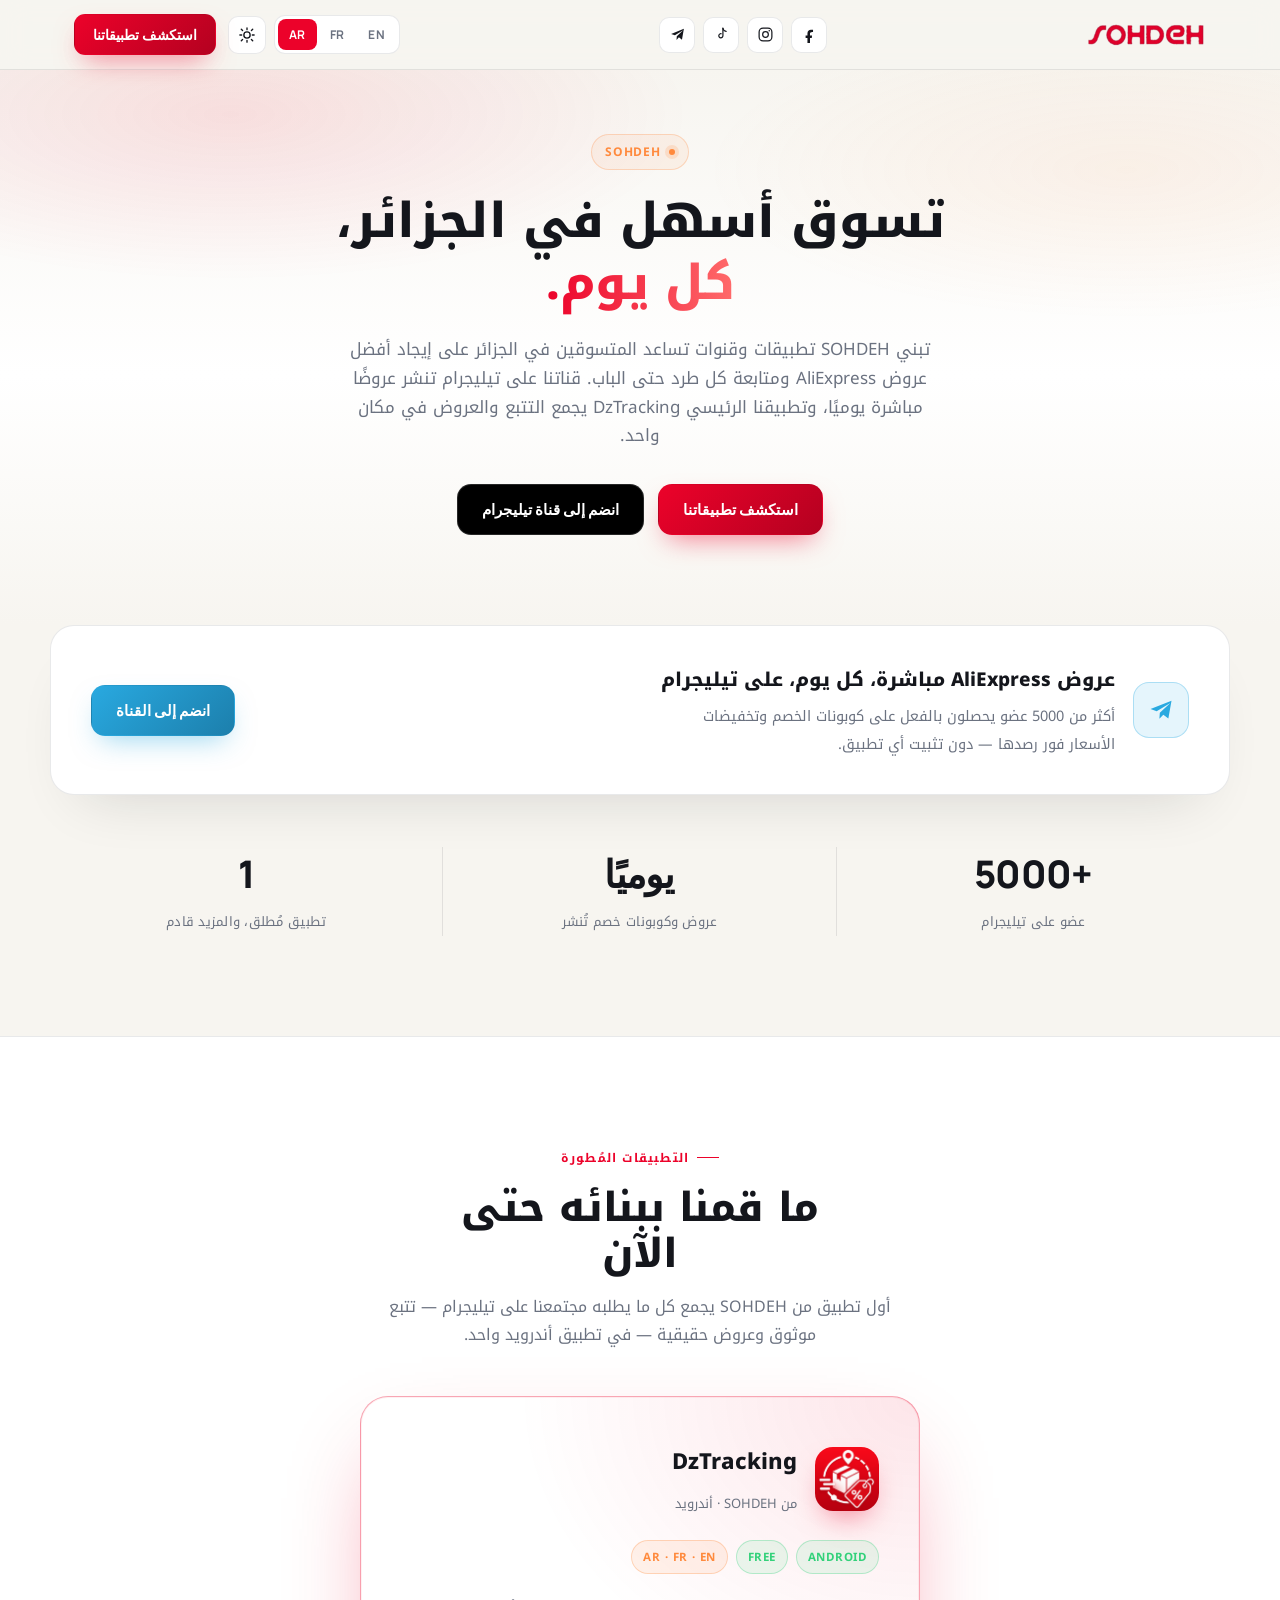
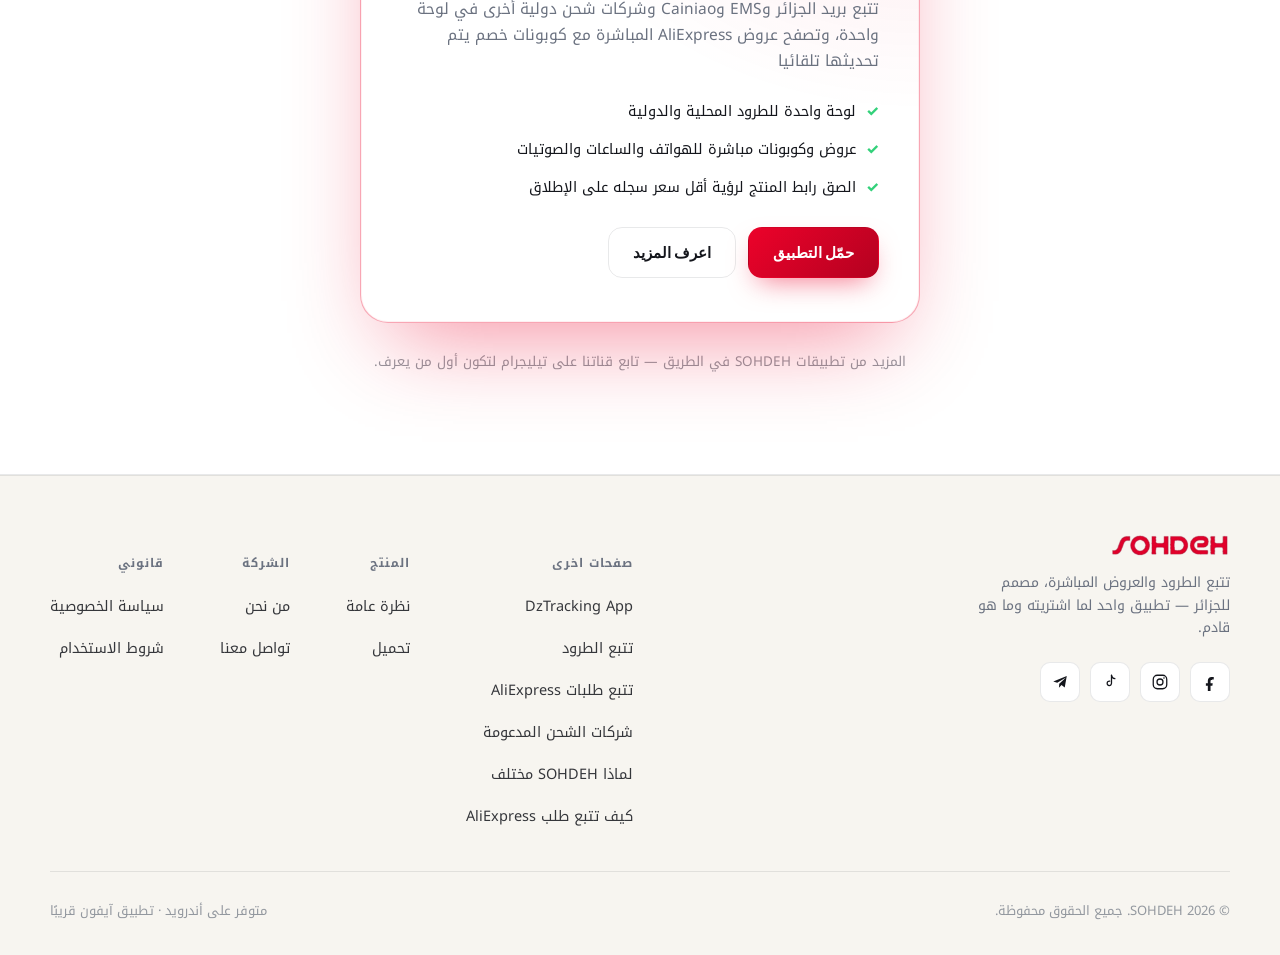
<file: index.html>
<!DOCTYPE html>
<html lang="en" data-default-lang="en">
<head>
<meta charset="UTF-8">
<meta name="viewport" content="width=device-width, initial-scale=1.0">
<title>SOHDEH — عروض علي إكسبريس وتتبع الطرود</title>
<meta name="description" content="SOHDEH هو الفريق القائم على خدمة DzTracking وقناة على تيليجرام تضم أكثر من 5000 عضو، حيث تتم مشاركة عروض AliExpress المباشرة للمتسوقين في الجزائر. اكتشف تطبيقاتنا وانضم إلى مجتمعنا.">
<link rel="canonical" href="https://sohdeh.app/">
<link rel="icon" type="image/png" href="/assets/favicon.png">
<meta name="robots" content="index, follow">
<meta name="theme-color" content="#0A0D16">

<!-- Open Graph / social preview -->
<meta property="og:type" content="website">
<meta property="og:site_name" content="SOHDEH">
<meta property="og:title" content="SOHDEH — عروض علي إكسبريس وتتبع الطرود">
<meta property="og:description" content="عروض AliExpress المباشرة على تيليجرام، و DzTracking — تطبيق أندرويد مجاني لتتبع الطرود واكتشاف العروض.">
<meta property="og:url" content="https://sohdeh.app/">
<meta property="og:image" content="https://sohdeh.app/assets/logo.png">
<meta name="twitter:card" content="summary_large_image">

<link rel="preconnect" href="https://fonts.googleapis.com">
<link rel="preconnect" href="https://fonts.gstatic.com" crossorigin>
<link href="https://fonts.googleapis.com/css2?family=Manrope:wght@500;700;800&family=Inter:wght@400;500;600&family=JetBrains+Mono:wght@500;700&family=Noto+Kufi+Arabic:wght@500;700;800&display=swap" rel="stylesheet">
<link rel="stylesheet" href="/assets/site.css">

<script type="application/ld+json">
{
  "@context": "https://schema.org",
  "@type": "Organization",
  "name": "SOHDEH",
  "url": "https://sohdeh.app/",
  "logo": "https://sohdeh.app/assets/logo.png",
  "email": "contact@sohdeh.com",
  "sameAs": [
    "https://www.facebook.com/profile.php?id=100091282816160",
    "https://www.instagram.com/sohdehdz",
    "https://tiktok.com/@sohdeh_dz",
    "https://t.me/sohdeh_channel"
  ]
}
</script>
<script type="application/ld+json">
{
  "@context": "https://schema.org",
  "@type": "WebSite",
  "name": "SOHDEH",
  "url": "https://sohdeh.app/",
  "publisher": { "@type": "Organization", "name": "SOHDEH" }
}
</script>
<script type="application/ld+json">
{
  "@context": "https://schema.org",
  "@type": "ItemList",
  "name": "Apps developed by SOHDEH",
  "itemListElement": [
    {
      "@type": "ListItem",
      "position": 1,
      "item": {
        "@type": "MobileApplication",
        "name": "DzTracking",
        "url": "https://sohdeh.app/dztracking/",
        "applicationCategory": "ShoppingApplication",
        "operatingSystem": "Android",
        "offers": { "@type": "Offer", "price": "0", "priceCurrency": "USD" }
      }
    }
  ]
}
</script>
</head>
<body>

<nav class="nav">
  <div class="nav-inner">
    <a href="/" class="nav-logo" aria-label="SOHDEH home"><img id="logo" src="/assets/logo.png" alt="SOHDEH Logo"></a>
    <div class="social-links nav-social" aria-label="Social media">
      <a class="social-btn" href="https://www.facebook.com/profile.php?id=100091282816160" aria-label="Facebook" target="_blank" rel="noopener">
        <svg viewBox="0 0 24 24" fill="none"><path d="M15 8.5h2V5.4c-.35-.05-1.55-.15-2.96-.15-2.93 0-4.94 1.84-4.94 5.23V13.5H6.5v3.5H9.1V24h3.6v-7h2.5l.4-3.5h-2.9V10.9c0-1.01.28-1.7 1.7-1.7z" fill="currentColor"/></svg>
      </a>
      <a class="social-btn" href="https://www.instagram.com/sohdehdz" aria-label="Instagram" target="_blank" rel="noopener">
        <svg viewBox="0 0 24 24" fill="none"><rect x="3" y="3" width="18" height="18" rx="5.5" stroke="currentColor" stroke-width="1.7"/><circle cx="12" cy="12" r="4" stroke="currentColor" stroke-width="1.7"/><circle cx="17.3" cy="6.7" r="1.1" fill="currentColor"/></svg>
      </a>
      <a class="social-btn" href="https://tiktok.com/@sohdeh_dz" aria-label="TikTok" target="_blank" rel="noopener">
        <svg viewBox="0 0 24 24" fill="none"><path d="M14 3v10.8a2.9 2.9 0 1 1-2.4-2.86" stroke="currentColor" stroke-width="1.7" stroke-linecap="round"/><path d="M14 3.2c.4 2.4 2.1 4.1 4.5 4.4" stroke="currentColor" stroke-width="1.7" stroke-linecap="round"/></svg>
      </a>
      <a class="social-btn" href="https://t.me/sohdeh_channel" aria-label="Telegram" target="_blank" rel="noopener">
        <svg viewBox="0 0 24 24" fill="none"><path d="M21 4 3 11.2l5.3 1.8L20 6l-9 8.4-.4 5.2L14 16l4.3 3.3L21 4z" fill="currentColor"/></svg>
      </a>
    </div>
    <div class="nav-right">
      <div class="nav-controls">
        <div class="lang-group" role="group" aria-label="Language">
          <button class="lang-btn active" data-lang="en" onclick="setLang('en')">EN</button>
          <button class="lang-btn" data-lang="fr" onclick="setLang('fr')">FR</button>
          <button class="lang-btn" data-lang="ar" onclick="setLang('ar')">AR</button>
        </div>
        <button class="theme-toggle" onclick="toggleTheme()" aria-label="Toggle dark and light mode">
          <svg id="theme-icon-sun" viewBox="0 0 24 24" fill="none" style="display:none;"><circle cx="12" cy="12" r="4.2" stroke="currentColor" stroke-width="1.8"/><path d="M12 2.5v2.4M12 19.1v2.4M4.4 4.4l1.7 1.7M17.9 17.9l1.7 1.7M2.5 12h2.4M19.1 12h2.4M4.4 19.6l1.7-1.7M17.9 6.1l1.7-1.7" stroke="currentColor" stroke-width="1.8" stroke-linecap="round"/></svg>
          <svg id="theme-icon-moon" viewBox="0 0 24 24" fill="none"><path d="M20 14.5A8.5 8.5 0 1 1 9.5 4a7 7 0 0 0 10.5 10.5z" stroke="currentColor" stroke-width="1.7" stroke-linejoin="round"/></svg>
        </button>
      </div>
      <a class="btn btn-primary nav-cta" href="#apps" data-i18n="home.cta.explore">Explore our apps</a>
    </div>
  </div>
</nav>

<!-- HERO -->
<section id="dzt-showcase" style="padding-bottom:90px;">
  <div class="wrap" style="max-width:820px;text-align:center;">
    <span class="dzt-eyebrow" style="justify-content:center;" data-i18n="home.hero.eyebrow">SOHDEH</span>
    <h1 class="dzt-h2" style="margin:0 auto 20px;" data-i18n="home.hero.title">Everyday Algeria shopping,<br><em>made simple.</em></h1>
    <p class="dzt-desc" style="margin:0 auto 34px;max-width:60ch;" data-i18n="home.hero.desc">
      SOHDEH builds apps and channels that help shoppers in Algeria find the best AliExpress deals
      and follow every parcel home. Our Telegram channel shares live deals daily, and our flagship
      app, DzTracking, brings tracking and deals into one place.
    </p>
    <div class="dzt-badge-row" style="justify-content:center;">
      <a class="btn btn-primary" href="#apps" data-i18n="home.cta.explore">Explore our apps</a>
      <a class="btn" style="background:#000;color:#fff;border:1px solid rgba(255,255,255,.15);" href="https://t.me/sohdeh_channel" target="_blank" rel="noopener" data-i18n="home.cta.telegram">Join the Telegram channel</a>
    </div>
  </div>
</section>

<!-- TELEGRAM COMMUNITY -->
<section class="section" style="padding-top:0;">
  <div class="telegram-banner">
    <div class="telegram-banner-copy">
      <span class="telegram-icon" aria-hidden="true">
        <svg viewBox="0 0 24 24" fill="none"><path d="M21 4 3 11.2l5.3 1.8L20 6l-9 8.4-.4 5.2L14 16l4.3 3.3L21 4z" fill="currentColor"/></svg>
      </span>
      <div>
        <h3 data-i18n="telegram.title">Live AliExpress deals, every day, on Telegram</h3>
        <p data-i18n="telegram.desc">Over <span class="telegram-stat">5,000</span> members already get discount codes and price drops the moment we find them — no app install required.</p>
      </div>
    </div>
    <a class="btn btn-primary" href="https://t.me/sohdeh_channel" target="_blank" rel="noopener" data-i18n="telegram.cta">Join the channel</a>
  </div>

  <div class="stats-row">
    <div class="stat-item">
      <span class="stat-num" data-i18n="stats.followers.num">5,000+</span>
      <span class="stat-label" data-i18n="stats.followers.label">Telegram members</span>
    </div>
    <div class="stat-item">
      <span class="stat-num" data-i18n="stats.deals.num">Daily</span>
      <span class="stat-label" data-i18n="stats.deals.label">Deals & discount codes posted</span>
    </div>
    <div class="stat-item">
      <span class="stat-num" data-i18n="stats.apps.num">1</span>
      <span class="stat-label" data-i18n="stats.apps.label">App shipped, more in progress</span>
    </div>
  </div>
</section>

<!-- DEVELOPED APPS -->
<section class="section how-section" id="apps">
  <div class="wrap" style="text-align:center;">
    <span class="eyebrow-line" style="justify-content:center;" data-i18n="apps.eyebrow">Developed apps</span>
    <h2 class="section-title" style="margin:0 auto 16px;" data-i18n="apps.title">What we've built so far</h2>
    <p style="max-width:56ch;margin:0 auto 48px;color:var(--muted);font-size:16px;line-height:1.7;" data-i18n="apps.lead">
      SOHDEH's first app takes everything our Telegram community asks for — reliable tracking and
      real deals — and puts it in one native Android app.
    </p>
  </div>

  <div class="apps-grid">
    <article class="app-card">
      <div class="app-card-top">
        <span class="app-card-icon"><img src="/assets/favicon.png" alt="DzTracking icon"></span>
        <div>
          <h3 class="app-card-name">DzTracking</h3>
          <span class="app-card-sub" data-i18n="app.dztracking.sub">by SOHDEH · Android</span>
        </div>
      </div>
      <div class="app-card-badges">
        <span class="app-card-badge">Android</span>
        <span class="app-card-badge">Free</span>
        <span class="app-card-badge ember">AR · FR · EN</span>
      </div>
      <p class="app-card-desc" data-i18n="app.dztracking.desc">
        Track Algérie Poste, EMS, Cainiao and other international carriers in one dashboard, and
        browse live AliExpress deals with the discount code copied right from the card.
      </p>
      <ul class="app-card-list">
        <li data-i18n="app.dztracking.li1">One dashboard for local &amp; international parcels</li>
        <li data-i18n="app.dztracking.li2">Live deals and discount codes on phones, watches, audio</li>
        <li data-i18n="app.dztracking.li3">Paste a product link to see its lowest price ever</li>
      </ul>
      <div class="app-card-actions">
        <a class="btn btn-primary js-download-link" target="_blank" href="https://www.mediafire.com/file/8i7euxr56r3iymu/sohdeh_DzTrackingBeta.apk/file" data-i18n="app.dztracking.cta">Get the app</a>
        <a class="btn btn-ghost" href="/dztracking/" data-i18n="app.dztracking.learnmore">Learn more</a>
      </div>
    </article>
  </div>
  <p class="more-apps-note" data-i18n="apps.more_note">More apps from SOHDEH are on the way — follow our Telegram channel to hear about them first.</p>
</section>

<footer>
  <div class="footer-inner">
    <div class="footer-top">
      <div class="footer-brand">
        <a href="/" class="nav-logo" aria-label="SOHDEH home"><img id="logo" src="/assets/logo.png" alt="SOHDEH Logo"></a>
        <p data-i18n="footer.tagline">Parcel tracking and live deals, built for Algeria — one app for what you bought and what's coming.</p>
        <div class="social-links footer-social" aria-label="Social media">
          <a class="social-btn" href="https://www.facebook.com/profile.php?id=100091282816160" aria-label="Facebook" target="_blank" rel="noopener">
            <svg viewBox="0 0 24 24" fill="none"><path d="M15 8.5h2V5.4c-.35-.05-1.55-.15-2.96-.15-2.93 0-4.94 1.84-4.94 5.23V13.5H6.5v3.5H9.1V24h3.6v-7h2.5l.4-3.5h-2.9V10.9c0-1.01.28-1.7 1.7-1.7z" fill="currentColor"/></svg>
          </a>
          <a class="social-btn" href="https://www.instagram.com/sohdehdz" aria-label="Instagram" target="_blank" rel="noopener">
            <svg viewBox="0 0 24 24" fill="none"><rect x="3" y="3" width="18" height="18" rx="5.5" stroke="currentColor" stroke-width="1.7"/><circle cx="12" cy="12" r="4" stroke="currentColor" stroke-width="1.7"/><circle cx="17.3" cy="6.7" r="1.1" fill="currentColor"/></svg>
          </a>
          <a class="social-btn" href="https://tiktok.com/@sohdeh_dz" aria-label="TikTok" target="_blank" rel="noopener">
            <svg viewBox="0 0 24 24" fill="none"><path d="M14 3v10.8a2.9 2.9 0 1 1-2.4-2.86" stroke="currentColor" stroke-width="1.7" stroke-linecap="round"/><path d="M14 3.2c.4 2.4 2.1 4.1 4.5 4.4" stroke="currentColor" stroke-width="1.7" stroke-linecap="round"/></svg>
          </a>
          <a class="social-btn" href="https://t.me/sohdeh_channel" aria-label="Telegram" target="_blank" rel="noopener">
            <svg viewBox="0 0 24 24" fill="none"><path d="M21 4 3 11.2l5.3 1.8L20 6l-9 8.4-.4 5.2L14 16l4.3 3.3L21 4z" fill="currentColor"/></svg>
          </a>
        </div>
      </div>
      <div class="footer-cols">
        <div class="footer-col">
          <h5 data-i18n="footer.col.pages">Other Pages</h5>
          <ul>
            <li><a href="/dztracking/">DzTracking App</a></li>
            <li><a data-i18n="footer.link.parcel-tracking" href="/dztracking/parcel-tracking.html">Parcel Tracking</a></li>
            <li><a data-i18n="footer.link.aliexpress-tracking" href="/dztracking/aliexpress-tracking.html">AliExpress Tracking</a></li>
            <li><a data-i18n="footer.link.supported-carriers" href="/dztracking/supported-carriers.html">Supported Carriers</a></li>
            <li><a data-i18n="footer.link.why-different" href="/dztracking/why-different.html">Why SOHDEH is different</a></li>
            <li><a data-i18n="footer.link.how-to-track-aliexpress-order" href="/dztracking/how-to-track-aliexpress-order.html">How to track an AliExpress order</a></li>
          </ul>
        </div>
        <div class="footer-col">
          <h5 data-i18n="footer.col.product">Product</h5>
          <ul>
            <li><a onclick="openModal('overview')" data-i18n="footer.link.overview">Overview</a></li>
            <li><a class="js-download-link" target="_blank" href="https://www.mediafire.com/file/8i7euxr56r3iymu/sohdeh_DzTrackingBeta.apk/file" data-i18n="footer.link.download">Download</a></li>
          </ul>
        </div>
        <div class="footer-col">
          <h5 data-i18n="footer.col.company">Company</h5>
          <ul>
            <li><a onclick="openModal('about')" data-i18n="footer.link.about">About</a></li>
            <li><a onclick="openModal('contact')" data-i18n="footer.link.contact">Contact</a></li>
          </ul>
        </div>
        <div class="footer-col">
          <h5 data-i18n="footer.col.legal">Legal</h5>
          <ul>
            <li><a onclick="openModal('privacy')" data-i18n="footer.link.privacy">Privacy policy</a></li>
            <li><a onclick="openModal('terms')" data-i18n="footer.link.terms">Terms of use</a></li>
          </ul>
        </div>
      </div>
    </div>
    <div class="footer-bottom">
      <span data-i18n="footer.copyright">© 2026 SOHDEH. All rights reserved.</span>
      <span data-i18n="footer.availability">Available on Android · iOS coming later</span>
    </div>
  </div>
</footer>

<div id="info-modal" class="modal-overlay" onclick="closeModal(event)">
  <div class="modal-card" onclick="event.stopPropagation()">
    <div class="modal-header">
      <h3 id="modal-title" class="modal-title">Title</h3>
      <button class="modal-close" onclick="closeModal(null)">&times;</button>
    </div>
    <div id="modal-body" class="modal-body">
      Content goes here...
    </div>
  </div>
</div>

<script src="/assets/site.js"></script>
</body>
</html>
</file>
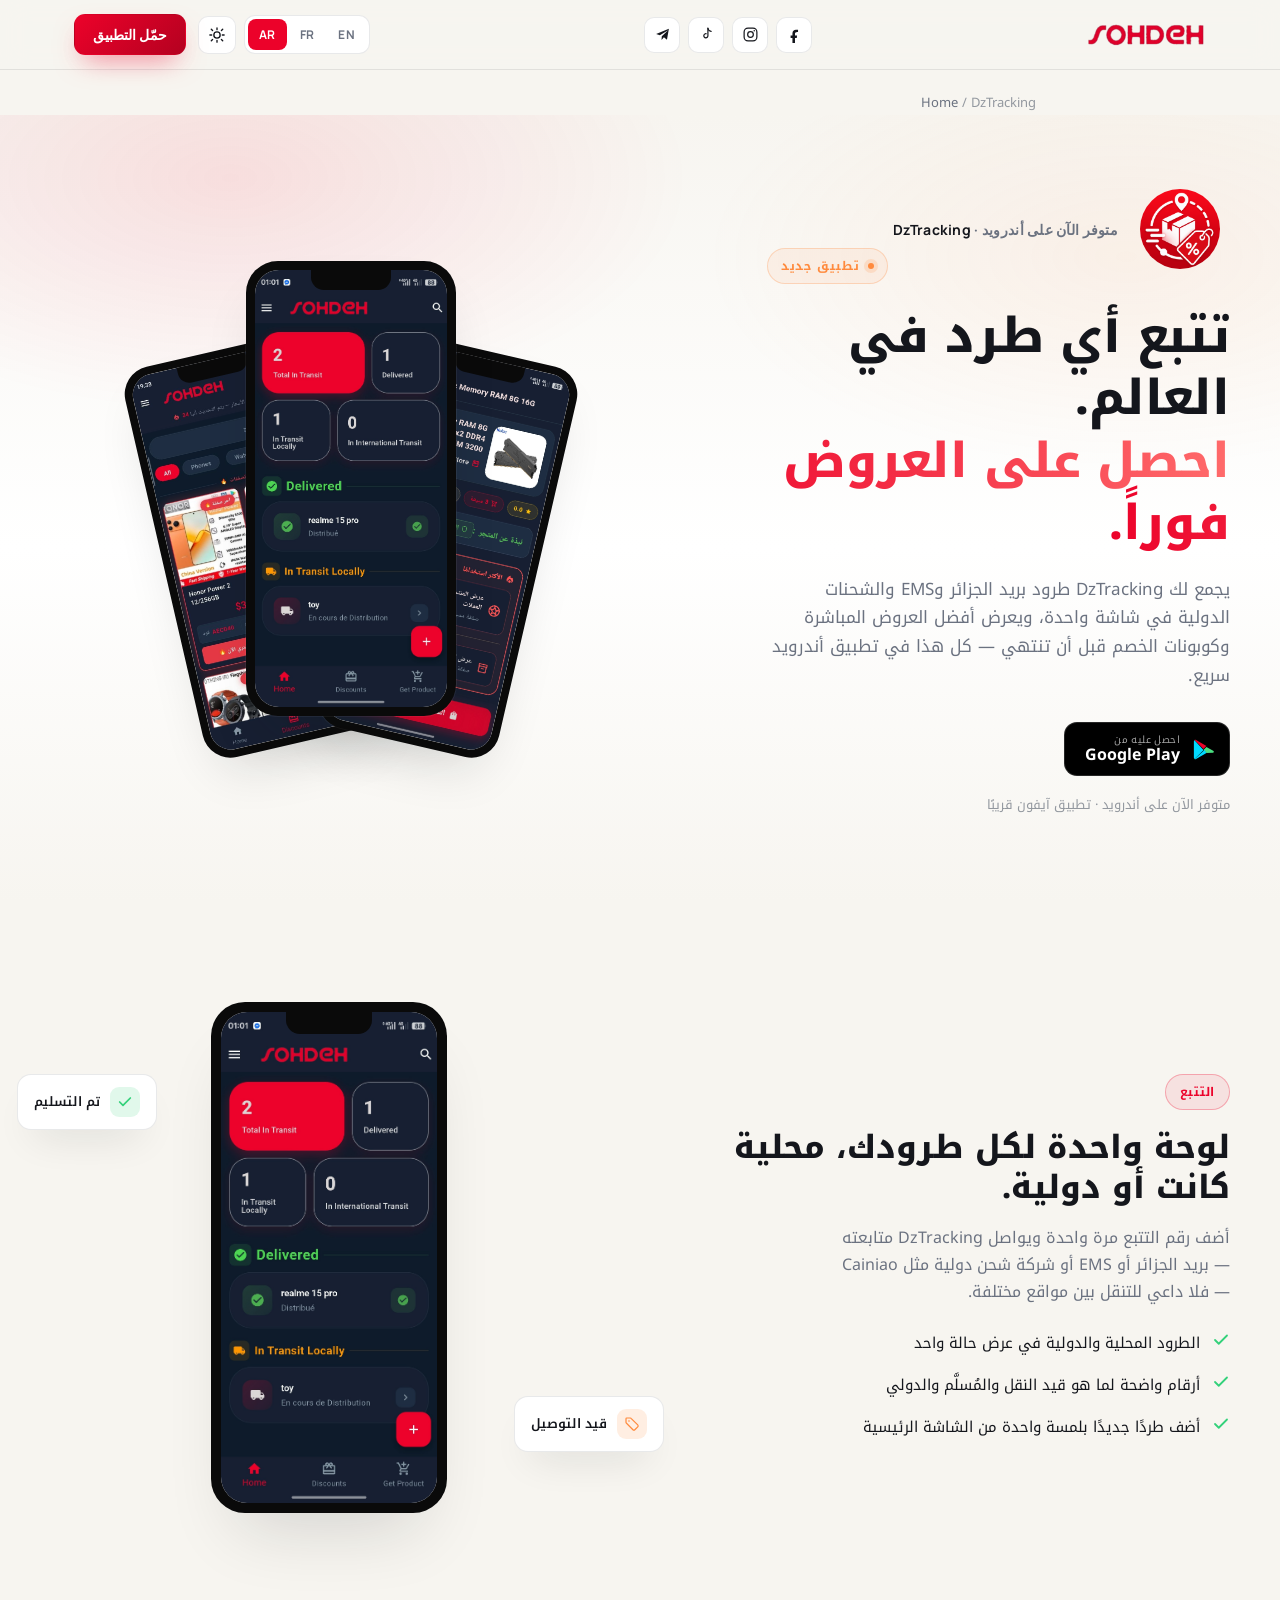
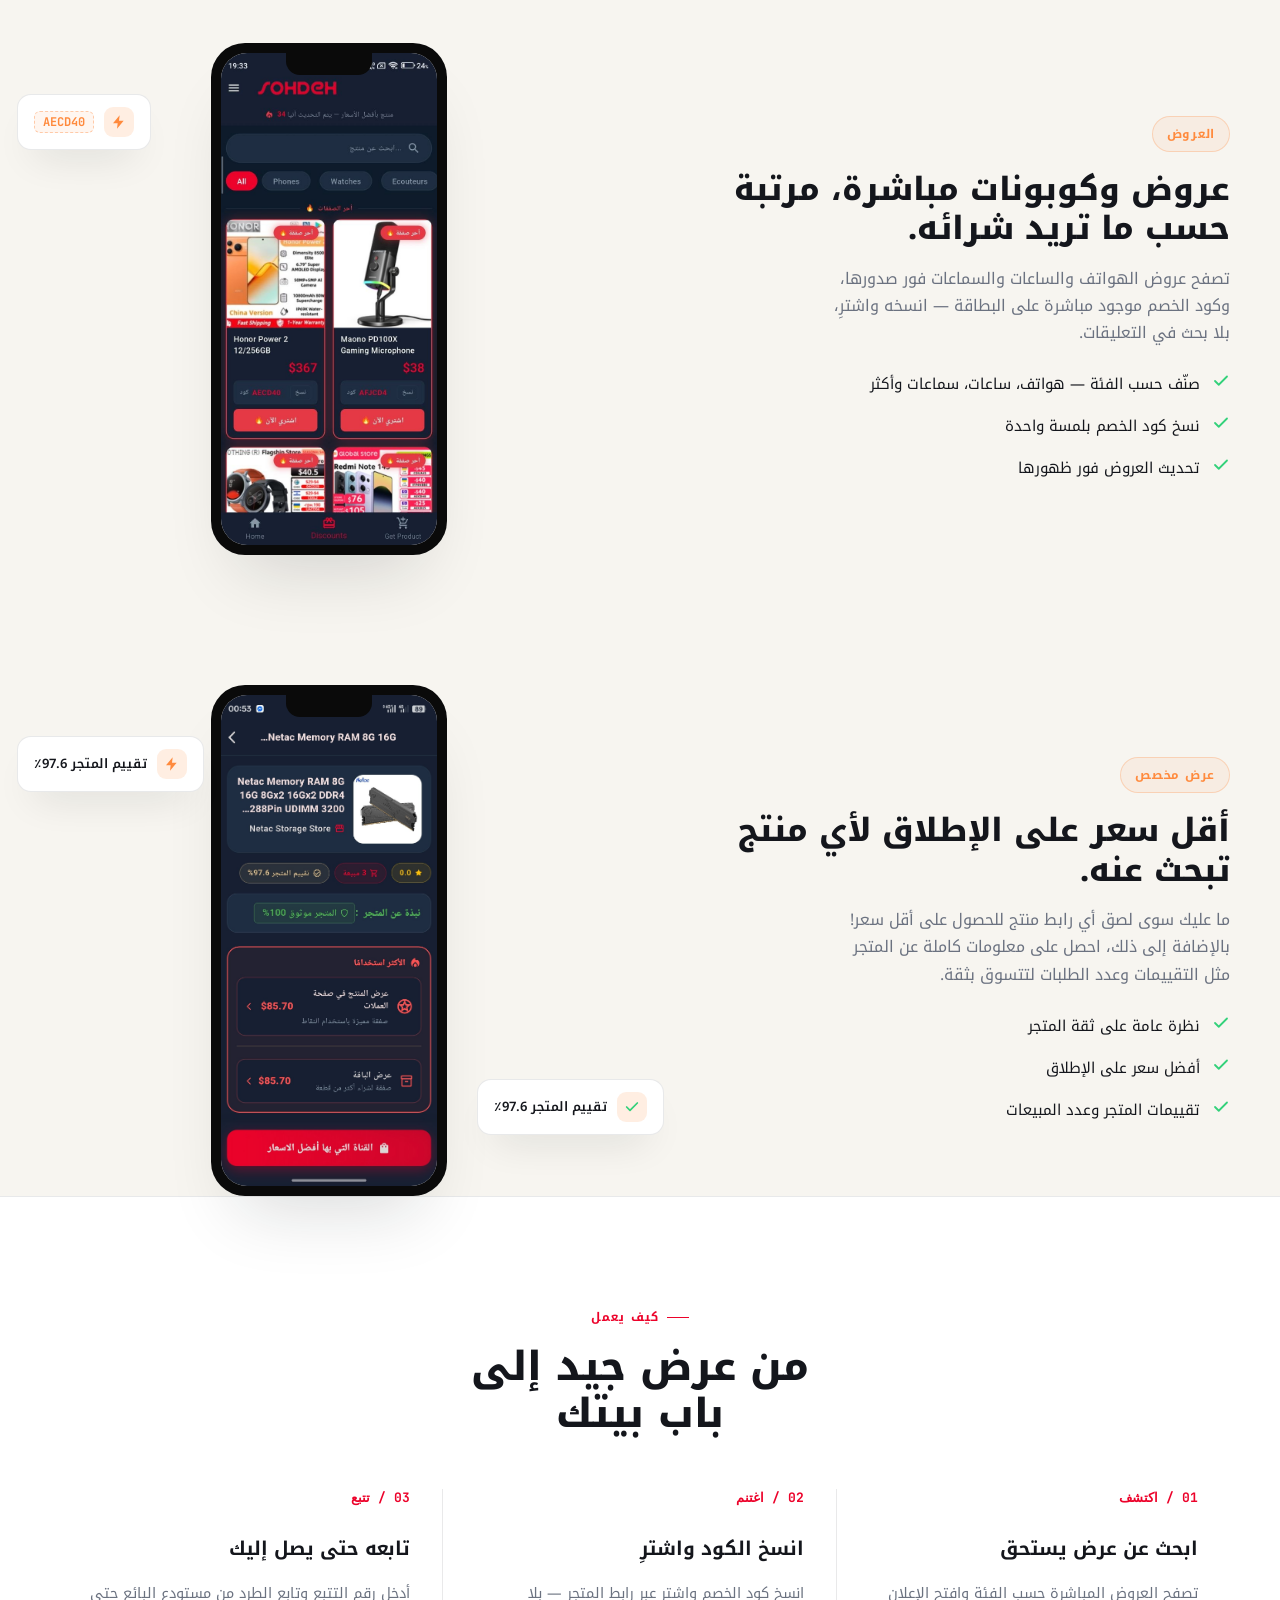
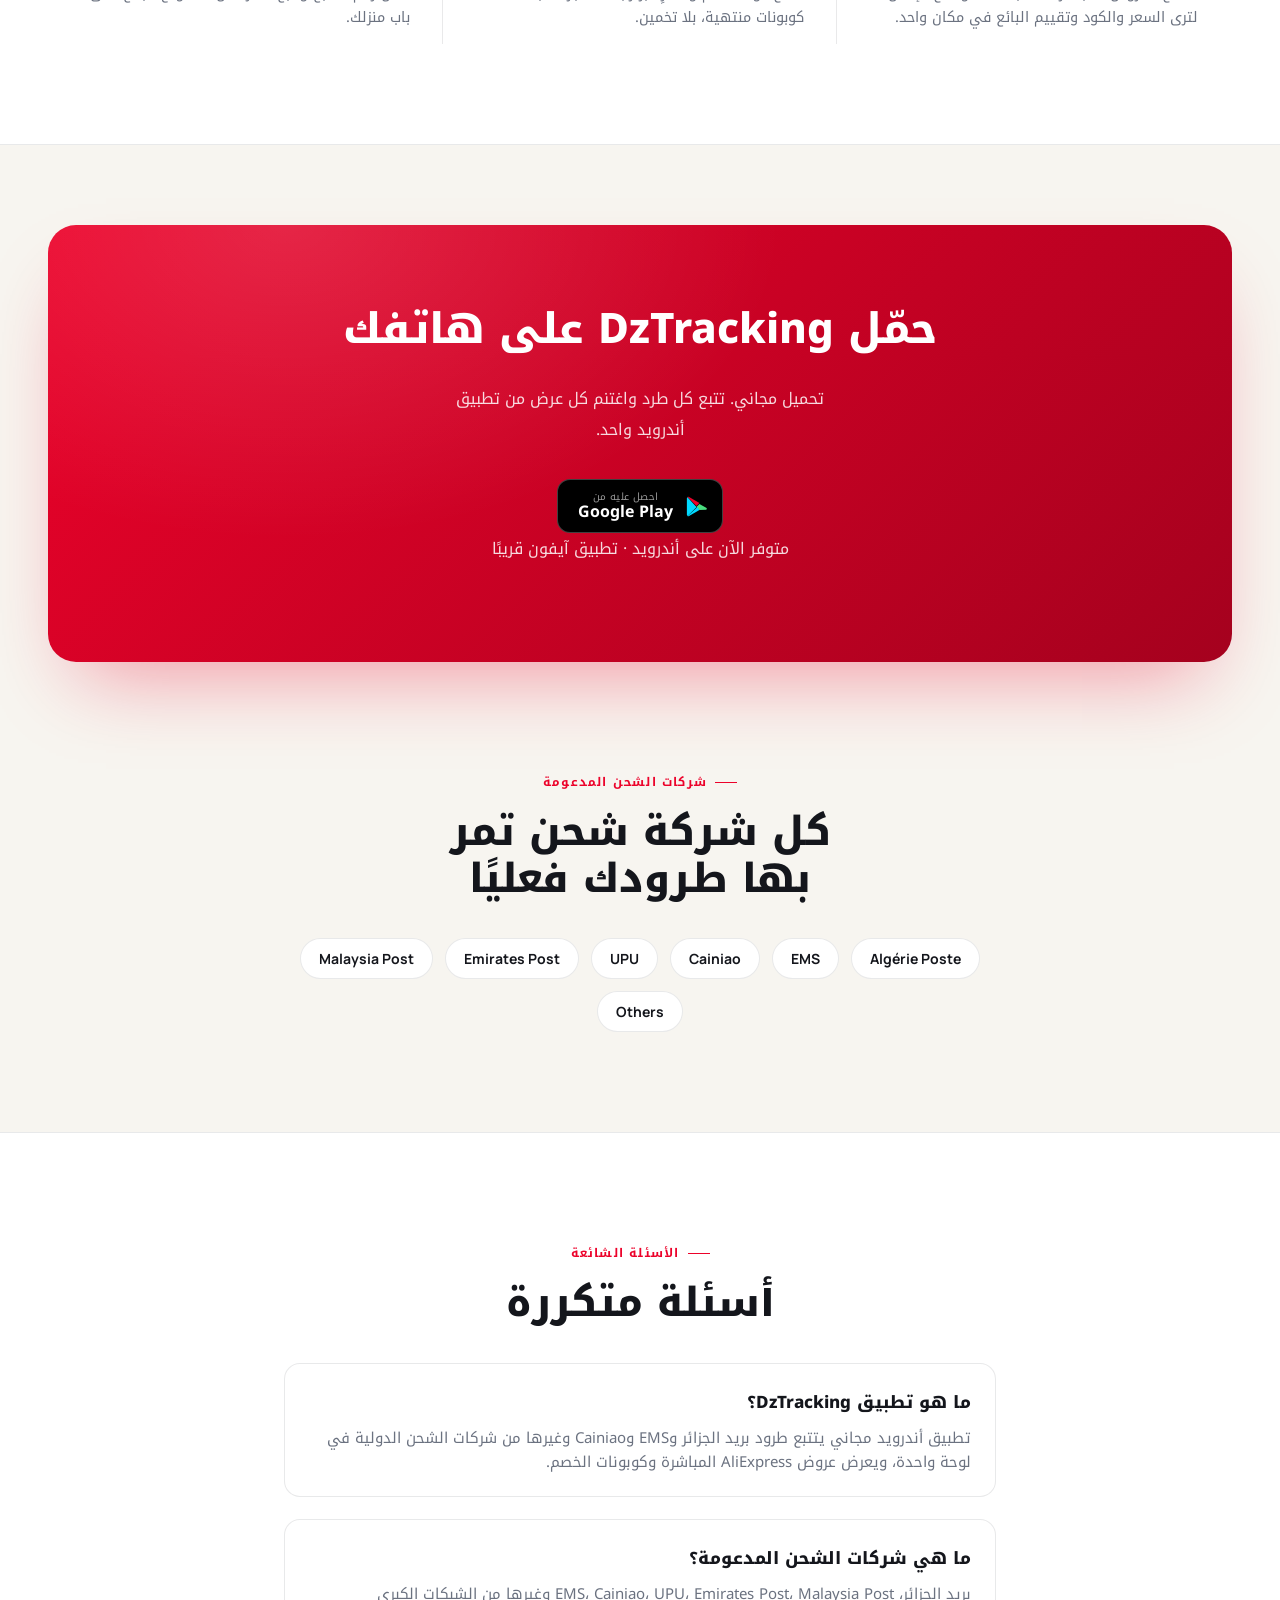
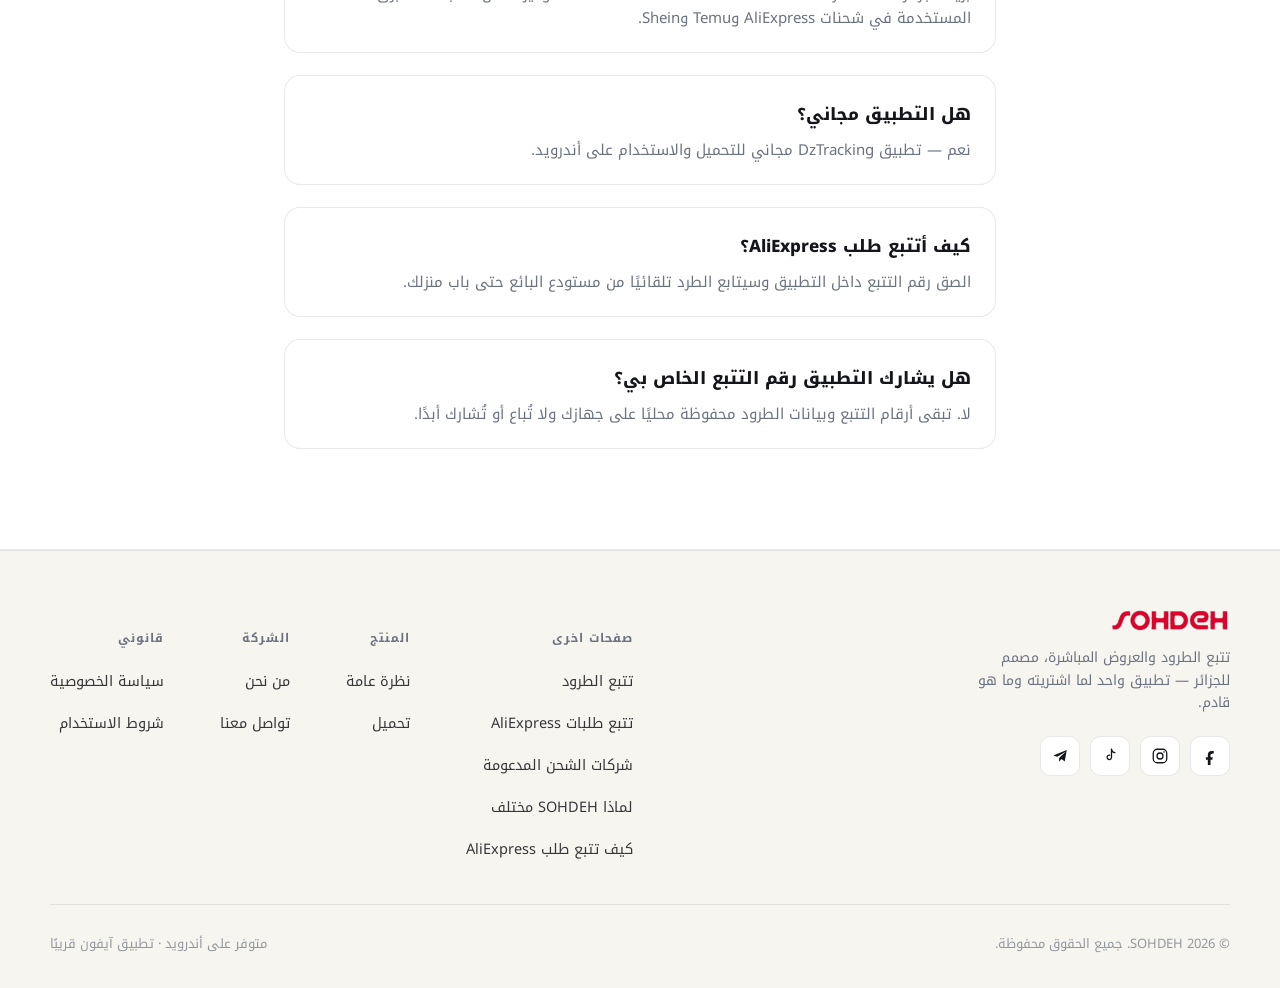
<file: DzTracking/index.html>
<!DOCTYPE html>
<html lang="en">
<head>
  
<meta charset="UTF-8">
<meta name="viewport" content="width=device-width, initial-scale=1.0">
<title>DzTracking — تتبّع الشحنات وأفضل العروض</title>
<meta name="description" content="DzTracking: أحصل على عروض شراء حصرية من علي إكسبريس، وتتبع طرود بريد الجزائر، EMS والشحنات الدولية في تطبيق واحد. تطبيق أندرويد مجاني.">
<link rel="icon" type="image/png" href="/assets/favicon.png">
<link rel="preconnect" href="https://fonts.googleapis.com">
<link rel="preconnect" href="https://fonts.gstatic.com" crossorigin>
<link href="https://fonts.googleapis.com/css2?family=Manrope:wght@500;700;800&family=Inter:wght@400;500;600&family=JetBrains+Mono:wght@500;700&family=Noto+Kufi+Arabic:wght@500;700;800&display=swap" rel="stylesheet">
<link rel="stylesheet" href="/assets/site.css">
<meta name="description" content="DzTracking: track Algérie Poste, EMS, Cainiao and international parcels in one app, and grab live AliExpress deals and discount codes. Free Android app for Algeria.">
<link rel="canonical" href="https://sohdeh.app/dztracking/">

<script type="application/ld+json">
{
  "@context": "https://schema.org",
  "@type": "MobileApplication",
  "name": "DzTracking",
  "alternateName": "SOHDEH",
  "url": "https://sohdeh.app/dztracking/",
  "applicationCategory": "ShoppingApplication",
  "operatingSystem": "Android",
  "description": "DzTracking is a free Android app that combines global parcel tracking (Algérie Poste, EMS, Cainiao and more) with live AliExpress deals and discount codes, built for shoppers in Algeria.",
  "downloadUrl": "https://www.mediafire.com/file/8i7euxr56r3iymu/sohdeh_DzTrackingBeta.apk/file",
  "inLanguage": ["ar", "fr", "en"],
  "offers": { "@type": "Offer", "price": "0", "priceCurrency": "USD" },
  "author": { "@type": "Organization", "name": "SOHDEH", "url": "https://sohdeh.app/" }
}
</script>
<script type="application/ld+json">
{
  "@context": "https://schema.org",
  "@type": "FAQPage",
  "mainEntity": [
    { "@type": "Question", "name": "What is DzTracking?",
      "acceptedAnswer": { "@type": "Answer", "text": "DzTracking is a free Android app that lets you track parcels from Algérie Poste, EMS, Cainiao and other international carriers in one dashboard, and browse live AliExpress deals and discount codes." } },
    { "@type": "Question", "name": "Which carriers does DzTracking support?",
      "acceptedAnswer": { "@type": "Answer", "text": "DzTracking supports Algérie Poste, EMS, Cainiao, UPU and other major international postal and courier networks used for AliExpress, Temu and Shein orders." } },
    { "@type": "Question", "name": "Is DzTracking free?",
      "acceptedAnswer": { "@type": "Answer", "text": "Yes, DzTracking is free to download and use on Android." } },
    { "@type": "Question", "name": "How do I track an AliExpress order with DzTracking?",
      "acceptedAnswer": { "@type": "Answer", "text": "Paste your AliExpress tracking number into DzTracking and the app follows it automatically from the seller's warehouse through Cainiao or a local carrier until it reaches your door." } },
    { "@type": "Question", "name": "Does DzTracking share my tracking numbers?",
      "acceptedAnswer": { "@type": "Answer", "text": "No. DzTracking does not collect or share tracked parcel numbers; parcel data stays local to the user's device." } }
  ]
}
</script>
</head>
<body>

<nav class="nav">
  <div class="nav-inner">
    <a href="/" class="nav-logo" aria-label="SOHDEH home"><img id="logo" src="/assets/logo.png" alt="SOHDEH Logo"></a>
    <div class="social-links nav-social" aria-label="Social media">
      <a class="social-btn" href="https://www.facebook.com/profile.php?id=100091282816160" aria-label="Facebook" target="_blank" rel="noopener">
        <svg viewBox="0 0 24 24" fill="none"><path d="M15 8.5h2V5.4c-.35-.05-1.55-.15-2.96-.15-2.93 0-4.94 1.84-4.94 5.23V13.5H6.5v3.5H9.1V24h3.6v-7h2.5l.4-3.5h-2.9V10.9c0-1.01.28-1.7 1.7-1.7z" fill="currentColor"/></svg>
      </a>
      <a class="social-btn" href="https://www.instagram.com/sohdehdz" aria-label="Instagram" target="_blank" rel="noopener">
        <svg viewBox="0 0 24 24" fill="none"><rect x="3" y="3" width="18" height="18" rx="5.5" stroke="currentColor" stroke-width="1.7"/><circle cx="12" cy="12" r="4" stroke="currentColor" stroke-width="1.7"/><circle cx="17.3" cy="6.7" r="1.1" fill="currentColor"/></svg>
      </a>
      <a class="social-btn" href="https://tiktok.com/@sohdeh_dz" aria-label="TikTok" target="_blank" rel="noopener">
        <svg viewBox="0 0 24 24" fill="none"><path d="M14 3v10.8a2.9 2.9 0 1 1-2.4-2.86" stroke="currentColor" stroke-width="1.7" stroke-linecap="round"/><path d="M14 3.2c.4 2.4 2.1 4.1 4.5 4.4" stroke="currentColor" stroke-width="1.7" stroke-linecap="round"/></svg>
      </a>
      <a class="social-btn" href="https://t.me/sohdeh_channel" aria-label="Telegram" target="_blank" rel="noopener">
        <svg viewBox="0 0 24 24" fill="none"><path d="M21 4 3 11.2l5.3 1.8L20 6l-9 8.4-.4 5.2L14 16l4.3 3.3L21 4z" fill="currentColor"/></svg>
      </a>
    </div>
    <div class="nav-right">
      <div class="nav-controls">
        <div class="lang-group" role="group" aria-label="Language">
          <button class="lang-btn active" data-lang="en" onclick="setLang('en')">EN</button>
          <button class="lang-btn" data-lang="fr" onclick="setLang('fr')">FR</button>
          <button class="lang-btn" data-lang="ar" onclick="setLang('ar')">AR</button>
        </div>
        <button class="theme-toggle" onclick="toggleTheme()" aria-label="Toggle dark and light mode">
          <svg id="theme-icon-sun" viewBox="0 0 24 24" fill="none" style="display:none;"><circle cx="12" cy="12" r="4.2" stroke="currentColor" stroke-width="1.8"/><path d="M12 2.5v2.4M12 19.1v2.4M4.4 4.4l1.7 1.7M17.9 17.9l1.7 1.7M2.5 12h2.4M19.1 12h2.4M4.4 19.6l1.7-1.7M17.9 6.1l1.7-1.7" stroke="currentColor" stroke-width="1.8" stroke-linecap="round"/></svg>
          <svg id="theme-icon-moon" viewBox="0 0 24 24" fill="none"><path d="M20 14.5A8.5 8.5 0 1 1 9.5 4a7 7 0 0 0 10.5 10.5z" stroke="currentColor" stroke-width="1.7" stroke-linejoin="round"/></svg>
        </button>
      </div>
      <a class="btn btn-primary nav-cta js-download-link" target="_blank" href="https://www.mediafire.com/file/8i7euxr56r3iymu/sohdeh_DzTrackingBeta.apk/file" data-i18n="nav.cta">Get the app</a>
    </div>
  </div>
</nav>

<div class="breadcrumbs"><a href="/">Home</a> / DzTracking</div>
<section id="dzt-showcase">
  <div class="dzt-inner">
    <div class="dzt-copy">
      <div class="dzt-brand">
        <div class="dzt-logo-fallback"><img id="logo_img" src="/assets/favicon.png" alt=""></div>
        <span class="dzt-brand-name" data-i18n="brand.line">Now on Android · <b>DzTracking</b></span>
      </div>
      <span class="dzt-eyebrow" data-i18n="hero.eyebrow">New app</span>
      <h1 class="dzt-h2" data-i18n="hero.title">Track Anything Globally.<br><em>Grab Deals Instantly.</em></h1>
      <p class="dzt-desc" data-i18n="hero.desc">
        DzTracking puts your Algérie Poste, EMS and international shipments on one screen,
        and surfaces the best live deals and discount codes before they're gone — all
        in one fast, native Android app.
      </p>
      <div class="dzt-badge-row">
        <a class="dzt-play-badge js-download-link" target="_blank" href="https://www.mediafire.com/file/8i7euxr56r3iymu/sohdeh_DzTrackingBeta.apk/file" aria-label="Get SOHDEH on Google Play">
          <svg viewBox="0 0 24 24"><path fill="#00d9ff" d="M3.6 2.3c-.4.3-.6.8-.6 1.4v16.6c0 .6.2 1.1.6 1.4l.1.1L13 12.7v-.2L3.7 2.3z"/><path fill="#4ade80" d="M16.1 15.7 13 12.6v-.2l3.1-3.1 7 4c1 .6 1 1.5 0 2.1z"/><path fill="#ec022a" d="M16.1 8.3 13 11.4 3.7 2.1c.4-.3 1-.3 1.6 0z"/><path fill="#00d9ff" d="M16.1 15.7 5.3 21.9c-.6.3-1.2.3-1.6 0l10.4-9.3z"/></svg>
          <span class="dzt-play-badge-text"><small data-i18n="badge.get_it_on">GET IT ON</small><strong data-i18n="badge.google_play">Google Play</strong></span>
        </a>
      </div>
      <p class="dzt-android-note" data-i18n="hero.note">Available now for Android · iOS coming later</p>
    </div>

    <div class="dzt-phones">
      <div class="dzt-phone dzt-phone-left">
        <div class="dzt-phone-screen">
          <img src="/assets/pruducts_deals.jpg">  </div>
      </div>
      <div class="dzt-phone dzt-phone-center">
        <div class="dzt-phone-screen">
           <img src="/assets/tracking.jpg"></div>
      </div>
      <div class="dzt-phone dzt-phone-right">
        <div class="dzt-phone-screen">
           <img src="/assets/product_details.jpg"></div>
      </div>
    </div>
  </div>
</section>

<!-- FEATURE: TRACKING -->
<section class="section" style="padding-bottom:0;">
  <div class="feature-row">
    <div class="feature-copy">
      <span class="feature-tag track" data-i18n="feature.track.tag">Tracking</span>
      <h3 data-i18n="feature.track.title">One dashboard for every parcel, local or international.</h3>
      <p data-i18n="feature.track.desc">Add a tracking number once and DzTracking keeps watching it — Algérie Poste, EMS DZ, or a
      global carrier like Cainiao — so you stop juggling five different tracking sites.</p>
      <ul class="feature-list">
        <li>
          <svg width="18" height="18" viewBox="0 0 24 24" fill="none"><path d="M20 6L9 17l-5-5" stroke="#33D17A" stroke-width="2.4" stroke-linecap="round" stroke-linejoin="round"/></svg>
          <span data-i18n="feature.track.li1">Local and international shipments combined in one status view</span>
        </li>
        <li>
          <svg width="18" height="18" viewBox="0 0 24 24" fill="none"><path d="M20 6L9 17l-5-5" stroke="#33D17A" stroke-width="2.4" stroke-linecap="round" stroke-linejoin="round"/></svg>
          <span data-i18n="feature.track.li2">Clear counts for in transit, delivered, and international parcels</span>
        </li>
        <li>
          <svg width="18" height="18" viewBox="0 0 24 24" fill="none"><path d="M20 6L9 17l-5-5" stroke="#33D17A" stroke-width="2.4" stroke-linecap="round" stroke-linejoin="round"/></svg>
          <span data-i18n="feature.track.li3">Add a new parcel in one tap, right from the home screen</span>
        </li>
      </ul>
    </div>
    <div class="feature-visual">
      <div class="phone-frame">
        <div class="phone-screen">
           <img src="/assets/tracking.jpg">
      </div>
      </div>
      <div class="float-chip chip-track">
        <span class="ico">
          <svg width="16" height="16" viewBox="0 0 24 24" fill="none"><path d="M20 6L9 17l-5-5" stroke="#33D17A" stroke-width="2.6" stroke-linecap="round" stroke-linejoin="round"/></svg>
        </span>
        <span data-i18n="chip.delivered">Delivered</span>
      </div>
      <div class="float-chip chip-deal">
        <span class="ico">
          <svg width="16" height="16" viewBox="0 0 24 24" fill="none"><path d="M20.59 13.41 11 3.83A2 2 0 0 0 9.53 3H4a1 1 0 0 0-1 1v5.53a2 2 0 0 0 .83 1.47l9.58 9.59a2 2 0 0 0 2.83 0l4.35-4.35a2 2 0 0 0 0-2.83z" stroke="#FF8A3D" stroke-width="1.8"/><circle cx="7.5" cy="7.5" r="1.2" fill="#FF8A3D"/></svg>
        </span>
        <span data-i18n="chip.delivering">En cours de livraison</span>
      </div>
    </div>
  </div>

  <!-- FEATURE: DEALS -->
  <div class="feature-row reverse">
    <div class="feature-copy">
      <span class="feature-tag deals" data-i18n="feature.deals.tag">Deals</span>
      <h3 data-i18n="feature.deals.title">Live deals and codes, filtered to what you actually buy.</h3>
      <p data-i18n="feature.deals.desc">Browse phones, watches, and audio deals as they drop, with the discount code sitting
      right on the card — copy it and go, no digging through comment sections for it.</p>
      <ul class="feature-list">
        <li>
          <svg width="18" height="18" viewBox="0 0 24 24" fill="none"><path d="M20 6L9 17l-5-5" stroke="#33D17A" stroke-width="2.4" stroke-linecap="round" stroke-linejoin="round"/></svg>
          <span data-i18n="feature.deals.li1">Filter by category — phones, watches, earbuds and more</span>
        </li>
        <li>
          <svg width="18" height="18" viewBox="0 0 24 24" fill="none"><path d="M20 6L9 17l-5-5" stroke="#33D17A" stroke-width="2.4" stroke-linecap="round" stroke-linejoin="round"/></svg>
          <span data-i18n="feature.deals.li2">One-tap copy on every discount code</span>
        </li>
        <li>
          <svg width="18" height="18" viewBox="0 0 24 24" fill="none"><path d="M20 6L9 17l-5-5" stroke="#33D17A" stroke-width="2.4" stroke-linecap="round" stroke-linejoin="round"/></svg>
          <span data-i18n="feature.deals.li3">Deals refresh instantly.</span>
        </li>
      </ul>
    </div>
    <div class="feature-visual">
      <div class="phone-frame">
        <div class="phone-screen">
           <img src="/assets/pruducts_deals.jpg">
        </div>
      </div>

      <div class="float-chip chip-track" style="top:10%;">
        <span class="ico" style="background:rgba(255,138,61,.15);">
          <svg width="16" height="16" viewBox="0 0 24 24" fill="none"><path d="M13 2 3 14h7l-1 8 10-12h-7l1-8z" fill="#FF8A3D"/></svg>
        </span>
        <span class="chip-code">AECD40</span>
      </div>
    </div>
  </div>

  <!-- FEATURE: Get Details -->
  <div class="feature-row reverse">
    <div class="feature-copy">
      <span class="feature-tag deals" data-i18n="feature.details.tag">Custom Deal</span>
      <h3 data-i18n="feature.details.title">Low price ever for any product you search about.</h3>
      <p data-i18n="feature.details.desc">Just paste any product link to unlock the lowest price! Plus, get full store insights like ratings and order counts so you can shop with confidence.</p>
      <ul class="feature-list">
        <li>
          <svg width="18" height="18" viewBox="0 0 24 24" fill="none"><path d="M20 6L9 17l-5-5" stroke="#33D17A" stroke-width="2.4" stroke-linecap="round" stroke-linejoin="round"/></svg>
          <span data-i18n="feature.details.li1">Store trust overview</span>
        </li>
        <li>
          <svg width="18" height="18" viewBox="0 0 24 24" fill="none"><path d="M20 6L9 17l-5-5" stroke="#33D17A" stroke-width="2.4" stroke-linecap="round" stroke-linejoin="round"/></svg>
          <span data-i18n="feature.details.li2">Best price ever</span>
        </li>
        <li>
          <svg width="18" height="18" viewBox="0 0 24 24" fill="none"><path d="M20 6L9 17l-5-5" stroke="#33D17A" stroke-width="2.4" stroke-linecap="round" stroke-linejoin="round"/></svg>
          <span data-i18n="feature.details.li3">Store ratings and unit sales</span>
        </li>
      </ul>
    </div>
    <div class="feature-visual">
      <div class="phone-frame">
        <div class="phone-screen">
           <img src="/assets/product_details.jpg"></div>
      </div>
      <div class="float-chip chip-track" style="top:10%;">
        <span class="ico" style="background:rgba(255,138,61,.15);">
          <svg width="16" height="16" viewBox="0 0 24 24" fill="none"><path d="M13 2 3 14h7l-1 8 10-12h-7l1-8z" fill="#FF8A3D"/></svg>
        </span>
        <span data-i18n="chip.rating">Store trusted 100%</span>
      </div>
      <div class="float-chip chip-deal">
        <span class="ico">
          <svg width="16" height="16" viewBox="0 0 24 24" fill="none"><path d="M20 6L9 17l-5-5" stroke="#33D17A" stroke-width="2.6" stroke-linecap="round" stroke-linejoin="round"/></svg>
        </span>
        <span data-i18n="chip.rating">97.6% store rating</span>
      </div>
    </div>
  </div>
</section>

<!-- HOW IT WORKS -->
<section class="how-section section">
  <div class="wrap" style="text-align:center;">
    <span class="eyebrow-line" style="justify-content:center;" data-i18n="how.eyebrow">How it works</span>
    <h2 class="section-title" style="margin:0 auto;" data-i18n="how.title">From a good deal to your doorstep</h2>
  </div>
  <div class="how-grid">
    <div class="how-step">
      <span class="how-num" data-i18n="how.step1.num">01 / SPOT IT</span>
      <h4 data-i18n="how.step1.title">Find a deal worth taking</h4>
      <p data-i18n="how.step1.desc">Scroll live deals by category and open a listing to see price, code, and seller rating in one place.</p>
    </div>
    <div class="how-step">
      <span class="how-num" data-i18n="how.step2.num">02 / GRAB IT</span>
      <h4 data-i18n="how.step2.title">Copy the code, buy it</h4>
      <p data-i18n="how.step2.desc">Copy the discount code and buy through the store link — no expired codes, no guesswork.</p>
    </div>
    <div class="how-step">
      <span class="how-num" data-i18n="how.step3.num">03 / TRACK IT</span>
      <h4 data-i18n="how.step3.title">Watch it all the way home</h4>
      <p data-i18n="how.step3.desc">Drop in the tracking number and follow it from the seller's warehouse to your front door.</p>
    </div>
  </div>
</section>

<!-- DOWNLOAD CTA -->
<section class="section" id="download" style="padding-top:80px;">
  <div class="cta-banner">
    <h2 data-i18n="cta.title">Get DzTracking on your phone</h2>
    <p data-i18n="cta.desc">Free to download. Track every parcel and catch every deal from a single Android app.</p>
    <div class="cta-badge-row">
      <a class="dzt-play-badge js-download-link" target="_blank" href="https://www.mediafire.com/file/8i7euxr56r3iymu/sohdeh_DzTrackingBeta.apk/file" aria-label="Get DzTracking on Google Play">
        <svg viewBox="0 0 24 24"><path fill="#00d9ff" d="M3.6 2.3c-.4.3-.6.8-.6 1.4v16.6c0 .6.2 1.1.6 1.4l.1.1L13 12.7v-.2L3.7 2.3z"/><path fill="#4ade80" d="M16.1 15.7 13 12.6v-.2l3.1-3.1 7 4c1 .6 1 1.5 0 2.1z"/><path fill="#ec022a" d="M16.1 8.3 13 11.4 3.7 2.1c.4-.3 1-.3 1.6 0z"/><path fill="#00d9ff" d="M16.1 15.7 5.3 21.9c-.6.3-1.2.3-1.6 0l10.4-9.3z"/></svg>
         <span class="dzt-play-badge-text"><small style="color:rgba(255,255,255,.6);" data-i18n="badge.get_it_on">GET IT ON</small><strong data-i18n="badge.google_play">Google Play</strong></span>
      </a>
    </div>
    <p class="cta-android-note" data-i18n="hero.note">Available now for Android · iOS coming later</p>
  </div>
</section>

<section class="section" id="carriers" style="padding-top:0;">
  <div class="wrap" style="text-align:center;">
    <span class="eyebrow-line" style="justify-content:center;" data-i18n="carriers.eyebrow">Supported carriers</span>
    <h2 class="section-title" style="margin:0 auto 36px;" data-i18n="carriers.title">Every carrier your parcels actually move through</h2>
  </div>
  <div class="wrap" style="display:flex;flex-wrap:wrap;justify-content:center;gap:12px;max-width:820px;">
    <span class="carrier-chip">Algérie Poste</span>
    <span class="carrier-chip">EMS</span>
    <span class="carrier-chip">Cainiao</span>
    <span class="carrier-chip">UPU</span>
    <span class="carrier-chip">Emirates Post</span>
    <span class="carrier-chip">Malaysia Post</span>
    <span class="carrier-chip">Others</span>
  </div>
</section>

<section class="section how-section" id="faq">
  <div class="wrap" style="text-align:center;">
    <span class="eyebrow-line" style="justify-content:center;" data-i18n="faq.eyebrow">FAQ</span>
    <h2 class="section-title" style="margin:0 auto 36px;" data-i18n="faq.title">Common questions</h2>
  </div>
  <div class="wrap" style="max-width:760px;display:flex;flex-direction:column;gap:22px;">
    <div class="faq-item">
      <h4 data-i18n="faq.q1.q">What is DzTracking?</h4>
      <p data-i18n="faq.q1.a">A free Android app that tracks Algérie Poste, EMS, Cainiao and other international parcels in one dashboard, and surfaces live AliExpress deals and discount codes.</p>
    </div>
    <div class="faq-item">
      <h4 data-i18n="faq.q2.q">Which carriers are supported?</h4>
      <p data-i18n="faq.q2.a">Algérie Poste, EMS, Cainiao, UPU, Emirates Post, Malaysia Post and other major networks used for AliExpress, Temu and Shein shipments.</p>
    </div>
    <div class="faq-item">
      <h4 data-i18n="faq.q3.q">Is it free?</h4>
      <p data-i18n="faq.q3.a">Yes — DzTracking is free to download and use on Android.</p>
    </div>
    <div class="faq-item">
      <h4 data-i18n="faq.q4.q">How do I track an AliExpress order?</h4>
      <p data-i18n="faq.q4.a">Paste the tracking number into the app and it follows the parcel automatically from the seller's warehouse to your door.</p>
    </div>
    <div class="faq-item">
      <h4 data-i18n="faq.q5.q">Does it share my tracking numbers?</h4>
      <p data-i18n="faq.q5.a">No. Tracking numbers and parcel data stay local to your device and are never sold or shared.</p>
    </div>
  </div>
</section>

<footer>
  <div class="footer-inner">
    <div class="footer-top">
      <div class="footer-brand">
        <a href="/" class="nav-logo" aria-label="SOHDEH home"><img id="logo" src="/assets/logo.png" alt="SOHDEH Logo"></a>
        <p data-i18n="footer.tagline">Parcel tracking and live deals, built for Algeria — one app for what you bought and what's coming.</p>
        <div class="social-links footer-social" aria-label="Social media">
          <a class="social-btn" href="https://www.facebook.com/profile.php?id=100091282816160" aria-label="Facebook" target="_blank" rel="noopener">
            <svg viewBox="0 0 24 24" fill="none"><path d="M15 8.5h2V5.4c-.35-.05-1.55-.15-2.96-.15-2.93 0-4.94 1.84-4.94 5.23V13.5H6.5v3.5H9.1V24h3.6v-7h2.5l.4-3.5h-2.9V10.9c0-1.01.28-1.7 1.7-1.7z" fill="currentColor"/></svg>
          </a>
          <a class="social-btn" href="https://www.instagram.com/sohdehdz" aria-label="Instagram" target="_blank" rel="noopener">
            <svg viewBox="0 0 24 24" fill="none"><rect x="3" y="3" width="18" height="18" rx="5.5" stroke="currentColor" stroke-width="1.7"/><circle cx="12" cy="12" r="4" stroke="currentColor" stroke-width="1.7"/><circle cx="17.3" cy="6.7" r="1.1" fill="currentColor"/></svg>
          </a>
          <a class="social-btn" href="https://tiktok.com/@sohdeh_dz" aria-label="TikTok" target="_blank" rel="noopener">
            <svg viewBox="0 0 24 24" fill="none"><path d="M14 3v10.8a2.9 2.9 0 1 1-2.4-2.86" stroke="currentColor" stroke-width="1.7" stroke-linecap="round"/><path d="M14 3.2c.4 2.4 2.1 4.1 4.5 4.4" stroke="currentColor" stroke-width="1.7" stroke-linecap="round"/></svg>
          </a>
          <a class="social-btn" href="https://t.me/sohdeh_channel" aria-label="Telegram" target="_blank" rel="noopener">
            <svg viewBox="0 0 24 24" fill="none"><path d="M21 4 3 11.2l5.3 1.8L20 6l-9 8.4-.4 5.2L14 16l4.3 3.3L21 4z" fill="currentColor"/></svg>
          </a>
        </div>
      </div>
      <div class="footer-cols">
        <div class="footer-col">
          <h5 data-i18n="footer.col.pages">Autre pages</h5>
          <ul>
           <li><a data-i18n="footer.link.parcel-tracking" href="/dztracking/parcel-tracking.html">Parcel Tracking</a></li>
            <li><a data-i18n="footer.link.aliexpress-tracking" href="/dztracking/aliexpress-tracking.html">AliExpress Tracking</a></li>
            <li><a data-i18n="footer.link.supported-carriers" href="/dztracking/supported-carriers.html">Supported Carriers</a></li>
            <li><a data-i18n="footer.link.why-different" href="/dztracking/why-different.html">Why SOHDEH is different</a></li>
            <li><a data-i18n="footer.link.how-to-track-aliexpress-order" href="/dztracking/how-to-track-aliexpress-order.html">How to track an AliExpress order</a></li>
          </ul>
        </div>
        <div class="footer-col">
          <h5 data-i18n="footer.col.product">Product</h5>
          <ul>
            <li><a onclick="openModal('overview')" data-i18n="footer.link.overview">Overview</a></li>
            <li><a class="js-download-link" target="_blank" href="https://www.mediafire.com/file/8i7euxr56r3iymu/sohdeh_DzTrackingBeta.apk/file" data-i18n="footer.link.download">Download</a></li>
          </ul>
        </div>
        <div class="footer-col">
          <h5 data-i18n="footer.col.company">Company</h5>
          <ul>
            <li><a onclick="openModal('about')" data-i18n="footer.link.about">About</a></li>
            <li><a onclick="openModal('contact')" data-i18n="footer.link.contact">Contact</a></li>
          </ul>
        </div>
        <div class="footer-col">
          <h5 data-i18n="footer.col.legal">Legal</h5>
          <ul>
             <li><a href="privacy-policy.html" data-i18n="footer.link.privacy">Privacy policy</a></li>
            <li><a onclick="openModal('terms')" data-i18n="footer.link.terms">Terms of use</a></li>
          </ul>
        </div>
      </div>
    </div>
    <div class="footer-bottom">
      <span data-i18n="footer.copyright">© 2026 SOHDEH. All rights reserved.</span>
      <span data-i18n="footer.availability">Available on Android · iOS coming later</span>
    </div>
  </div>
</footer>
<div id="info-modal" class="modal-overlay" onclick="closeModal(event)">
  <div class="modal-card" onclick="event.stopPropagation()">
    <div class="modal-header">
      <h3 id="modal-title" class="modal-title">Title</h3>
      <button class="modal-close" onclick="closeModal(null)">&times;</button>
    </div>
    <div id="modal-body" class="modal-body">
      Content goes here...
    </div>
  </div>
</div>
<script src="/assets/site.js"></script>

</body>
</html>
</file>
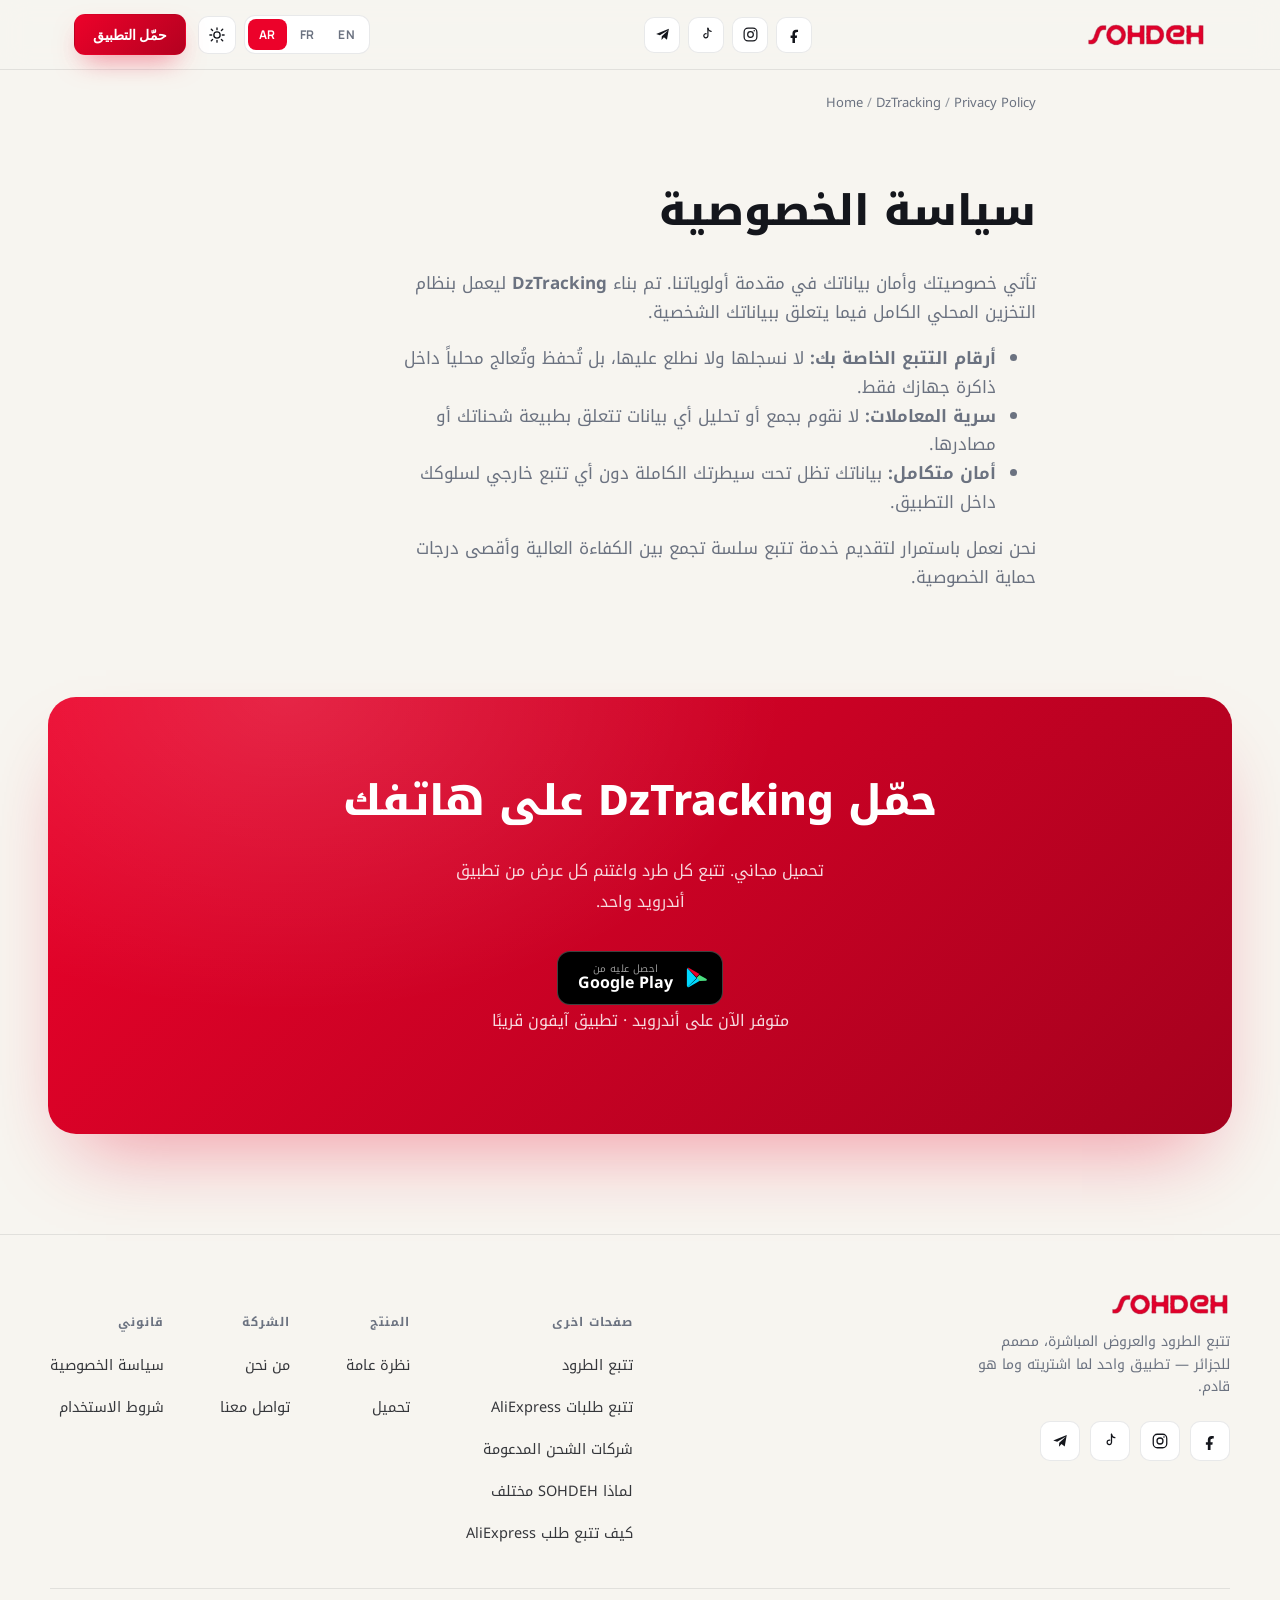
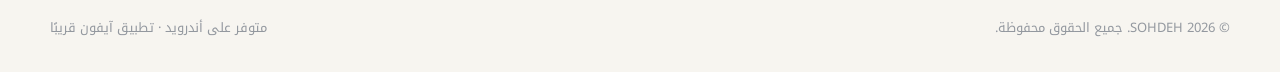
<file: privacy-policy.html>
<!DOCTYPE html>
<html lang="en" data-default-lang="en">
<head>
<meta charset="UTF-8">
<meta name="viewport" content="width=device-width, initial-scale=1.0">
<title>سياسة الخصوصية | DzTracking</title>
<meta property="og:title" content="سياسة الخصوصية | DzTracking" />
<meta property="og:type" content="website" />
<meta property="og:url" content="https://sohdeh.app/dztracking/privacy-policy.html" />
<meta property="og:image" content="https://sohdeh.app/assets/favicon2.png">
<meta property="og:image:width" content="1200" />
<meta property="og:image:height" content="630" />
<!-- وسم الوصف الخاص بـ Facebook -->
<meta property="og:description" content="سياسة الخصوصية الخاصة بتطبيق DzTracking وكيفية حماية بياناتك." />

<!-- وسم ربط التطبيق (ضع رقم App ID الخاص بك هنا) -->
<meta property="fb:app_id" content="1407356878033944" />

<meta name="description" content="تعرف على سياسة الخصوصية الخاصة بتطبيق DzTracking وكيفية حماية بياناتك والتخزين المحلي لأرقام التتبع.">

<link rel="canonical" href="https://sohdeh.app/dztracking/privacy-policy.html">
<link rel="icon" type="image/png" href="/assets/favicon.png">
<link rel="preconnect" href="https://fonts.googleapis.com">
<link rel="preconnect" href="https://fonts.gstatic.com" crossorigin>
<link href="https://fonts.googleapis.com/css2?family=Manrope:wght@500;700;800&family=Inter:wght@400;500;600&family=JetBrains+Mono:wght@500;700&family=Noto+Kufi+Arabic:wght@500;700;800&display=swap" rel="stylesheet">
<link rel="stylesheet" href="/assets/site.css">
<script type="application/ld+json">
{
  "@context": "https://schema.org",
  "@type": "HowTo",
  "name": "Privacy & Policy",
}
</script>
</head>
<body>
<nav class="nav">
  <div class="nav-inner">
    <a href="/" class="nav-logo" aria-label="SOHDEH home"><img id="logo" src="/assets/logo.png" alt="SOHDEH Logo"></a>
    <div class="social-links nav-social" aria-label="Social media">
      <a class="social-btn" href="https://www.facebook.com/profile.php?id=100091282816160" aria-label="Facebook" target="_blank" rel="noopener">
        <svg viewBox="0 0 24 24" fill="none"><path d="M15 8.5h2V5.4c-.35-.05-1.55-.15-2.96-.15-2.93 0-4.94 1.84-4.94 5.23V13.5H6.5v3.5H9.1V24h3.6v-7h2.5l.4-3.5h-2.9V10.9c0-1.01.28-1.7 1.7-1.7z" fill="currentColor"/></svg>
      </a>
      <a class="social-btn" href="https://www.instagram.com/sohdehdz" aria-label="Instagram" target="_blank" rel="noopener">
        <svg viewBox="0 0 24 24" fill="none"><rect x="3" y="3" width="18" height="18" rx="5.5" stroke="currentColor" stroke-width="1.7"/><circle cx="12" cy="12" r="4" stroke="currentColor" stroke-width="1.7"/><circle cx="17.3" cy="6.7" r="1.1" fill="currentColor"/></svg>
      </a>
      <a class="social-btn" href="https://tiktok.com/@sohdeh_dz" aria-label="TikTok" target="_blank" rel="noopener">
        <svg viewBox="0 0 24 24" fill="none"><path d="M14 3v10.8a2.9 2.9 0 1 1-2.4-2.86" stroke="currentColor" stroke-width="1.7" stroke-linecap="round"/><path d="M14 3.2c.4 2.4 2.1 4.1 4.5 4.4" stroke="currentColor" stroke-width="1.7" stroke-linecap="round"/></svg>
      </a>
      <a class="social-btn" href="https://t.me/sohdeh_channel" aria-label="Telegram" target="_blank" rel="noopener">
        <svg viewBox="0 0 24 24" fill="none"><path d="M21 4 3 11.2l5.3 1.8L20 6l-9 8.4-.4 5.2L14 16l4.3 3.3L21 4z" fill="currentColor"/></svg>
      </a>
    </div>
    <div class="nav-right">
      <div class="nav-controls">
        <div class="lang-group" role="group" aria-label="Language">
          <button class="lang-btn active" data-lang="en" onclick="setLang('en')">EN</button>
          <button class="lang-btn" data-lang="fr" onclick="setLang('fr')">FR</button>
          <button class="lang-btn" data-lang="ar" onclick="setLang('ar')">AR</button>
        </div>
        <button class="theme-toggle" onclick="toggleTheme()" aria-label="Toggle dark and light mode">
          <svg id="theme-icon-sun" viewBox="0 0 24 24" fill="none" style="display:none;"><circle cx="12" cy="12" r="4.2" stroke="currentColor" stroke-width="1.8"/><path d="M12 2.5v2.4M12 19.1v2.4M4.4 4.4l1.7 1.7M17.9 17.9l1.7 1.7M2.5 12h2.4M19.1 12h2.4M4.4 19.6l1.7-1.7M17.9 6.1l1.7-1.7" stroke="currentColor" stroke-width="1.8" stroke-linecap="round"/></svg>
          <svg id="theme-icon-moon" viewBox="0 0 24 24" fill="none"><path d="M20 14.5A8.5 8.5 0 1 1 9.5 4a7 7 0 0 0 10.5 10.5z" stroke="currentColor" stroke-width="1.7" stroke-linejoin="round"/></svg>
        </button>
      </div>
      <a class="btn btn-primary nav-cta js-download-link" target="_blank" href="https://www.mediafire.com/file/8i7euxr56r3iymu/sohdeh_DzTrackingBeta.apk/file" data-i18n="nav.cta">Get the app</a>
    </div>
  </div>
</nav>

<div class="breadcrumbs"><a href="/">Home</a> / <a href="/dztracking/">DzTracking</a> / <a href="/dztracking/privacy-policy.html">Privacy Policy</a></div>
<main>

<div class="page-hero">
  <h1 data-i18n="footer.link.privacy">Privacy Policy</h1>
  <p class="lead" data-i18n="modal.privacy.body">Your privacy and the security of your data are our top priorities. <strong>DzTracking</strong> is built to operate with full local storage regarding your personal information.</p>
</div>

</main>
<section class="section" id="download" style="padding-top:80px;">
  <div class="cta-banner">
    <h2 data-i18n="cta.title">Get DzTracking on your phone</h2>
    <p data-i18n="cta.desc">Free to download. Track every parcel and catch every deal from a single Android app.</p>
    <div class="cta-badge-row">
      <a class="dzt-play-badge js-download-link" target="_blank" href="https://www.mediafire.com/file/8i7euxr56r3iymu/sohdeh_DzTrackingBeta.apk/file" aria-label="Get DzTracking on Google Play">
        <svg viewBox="0 0 24 24"><path fill="#00d9ff" d="M3.6 2.3c-.4.3-.6.8-.6 1.4v16.6c0 .6.2 1.1.6 1.4l.1.1L13 12.7v-.2L3.7 2.3z"/><path fill="#4ade80" d="M16.1 15.7 13 12.6v-.2l3.1-3.1 7 4c1 .6 1 1.5 0 2.1z"/><path fill="#ec022a" d="M16.1 8.3 13 11.4 3.7 2.1c.4-.3 1-.3 1.6 0z"/><path fill="#00d9ff" d="M16.1 15.7 5.3 21.9c-.6.3-1.2.3-1.6 0l10.4-9.3z"/></svg>
         <span class="dzt-play-badge-text"><small style="color:rgba(255,255,255,.6);" data-i18n="badge.get_it_on">GET IT ON</small><strong data-i18n="badge.google_play">Google Play</strong></span>
      </a>
    </div>
    <p class="cta-android-note" data-i18n="hero.note">Available now for Android · iOS coming later</p>
  </div>
</section>

<footer>
  <div class="footer-inner">
    <div class="footer-top">
      <div class="footer-brand">
        <a href="/" class="nav-logo" aria-label="SOHDEH home"><img id="logo" src="/assets/logo.png" alt="SOHDEH Logo"></a>
        <p data-i18n="footer.tagline">Parcel tracking and live deals, built for Algeria — one app for what you bought and what's coming.</p>
        <div class="social-links footer-social" aria-label="Social media">
          <a class="social-btn" href="https://www.facebook.com/profile.php?id=100091282816160" aria-label="Facebook" target="_blank" rel="noopener">
            <svg viewBox="0 0 24 24" fill="none"><path d="M15 8.5h2V5.4c-.35-.05-1.55-.15-2.96-.15-2.93 0-4.94 1.84-4.94 5.23V13.5H6.5v3.5H9.1V24h3.6v-7h2.5l.4-3.5h-2.9V10.9c0-1.01.28-1.7 1.7-1.7z" fill="currentColor"/></svg>
          </a>
          <a class="social-btn" href="https://www.instagram.com/sohdehdz" aria-label="Instagram" target="_blank" rel="noopener">
            <svg viewBox="0 0 24 24" fill="none"><rect x="3" y="3" width="18" height="18" rx="5.5" stroke="currentColor" stroke-width="1.7"/><circle cx="12" cy="12" r="4" stroke="currentColor" stroke-width="1.7"/><circle cx="17.3" cy="6.7" r="1.1" fill="currentColor"/></svg>
          </a>
          <a class="social-btn" href="https://tiktok.com/@sohdeh_dz" aria-label="TikTok" target="_blank" rel="noopener">
            <svg viewBox="0 0 24 24" fill="none"><path d="M14 3v10.8a2.9 2.9 0 1 1-2.4-2.86" stroke="currentColor" stroke-width="1.7" stroke-linecap="round"/><path d="M14 3.2c.4 2.4 2.1 4.1 4.5 4.4" stroke="currentColor" stroke-width="1.7" stroke-linecap="round"/></svg>
          </a>
          <a class="social-btn" href="https://t.me/sohdeh_channel" aria-label="Telegram" target="_blank" rel="noopener">
            <svg viewBox="0 0 24 24" fill="none"><path d="M21 4 3 11.2l5.3 1.8L20 6l-9 8.4-.4 5.2L14 16l4.3 3.3L21 4z" fill="currentColor"/></svg>
          </a>
        </div>
      </div>
      <div class="footer-cols">
        <div class="footer-col">
          <h5 data-i18n="footer.col.pages">Autre pages</h5>
          <ul>
           <li><a data-i18n="footer.link.parcel-tracking" href="/dztracking/parcel-tracking.html">Parcel Tracking</a></li>
            <li><a data-i18n="footer.link.aliexpress-tracking" href="/dztracking/aliexpress-tracking.html">AliExpress Tracking</a></li>
            <li><a data-i18n="footer.link.supported-carriers" href="/dztracking/supported-carriers.html">Supported Carriers</a></li>
            <li><a data-i18n="footer.link.why-different" href="/dztracking/why-different.html">Why SOHDEH is different</a></li>
            <li><a data-i18n="footer.link.how-to-track-aliexpress-order" href="/dztracking/how-to-track-aliexpress-order.html">How to track an AliExpress order</a></li>
          </ul>
        </div>
        <div class="footer-col">
          <h5 data-i18n="footer.col.product">Product</h5>
          <ul>
            <li><a onclick="openModal('overview')" data-i18n="footer.link.overview">Overview</a></li>
            <li><a class="js-download-link" target="_blank" href="https://www.mediafire.com/file/8i7euxr56r3iymu/sohdeh_DzTrackingBeta.apk/file" data-i18n="footer.link.download">Download</a></li>
          </ul>
        </div>
        <div class="footer-col">
          <h5 data-i18n="footer.col.company">Company</h5>
          <ul>
            <li><a onclick="openModal('about')" data-i18n="footer.link.about">About</a></li>
            <li><a onclick="openModal('contact')" data-i18n="footer.link.contact">Contact</a></li>
          </ul>
        </div>
        <div class="footer-col">
          <h5 data-i18n="footer.col.legal">Legal</h5>
          <ul>
            <li><a href="privacy-policy.html" data-i18n="footer.link.privacy">Privacy policy</a></li>
            <li><a onclick="openModal('terms')" data-i18n="footer.link.terms">Terms of use</a></li>
          </ul>
        </div>
      </div>
    </div>
    <div class="footer-bottom">
      <span data-i18n="footer.copyright">© 2026 SOHDEH. All rights reserved.</span>
      <span data-i18n="footer.availability">Available on Android · iOS coming later</span>
    </div>
  </div>
</footer>
<div id="info-modal" class="modal-overlay" onclick="closeModal(event)">
  <div class="modal-card" onclick="event.stopPropagation()">
    <div class="modal-header">
      <h3 id="modal-title" class="modal-title">Title</h3>
      <button class="modal-close" onclick="closeModal(null)">&times;</button>
    </div>
    <div id="modal-body" class="modal-body">
      Content goes here...
    </div>
  </div>
</div>

<script src="/assets/site.js"></script>
</body>
</html>
</file>
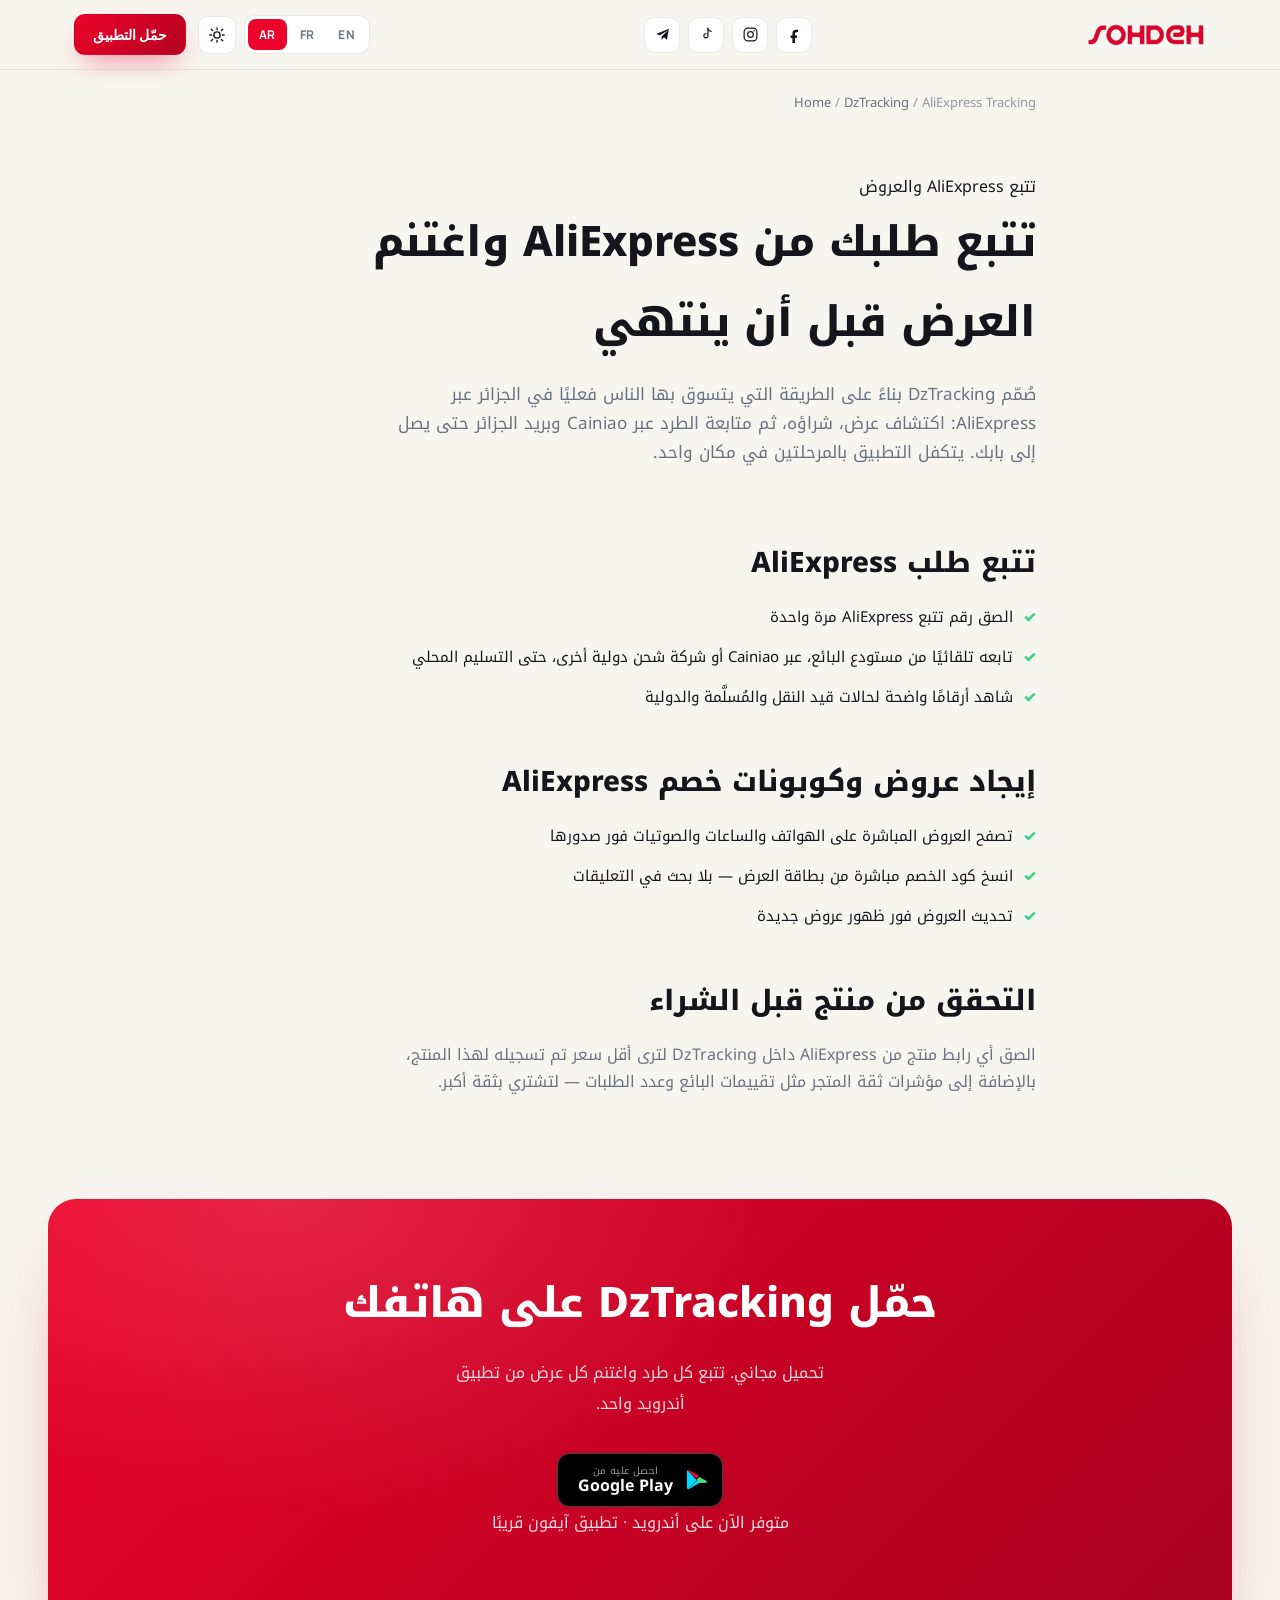
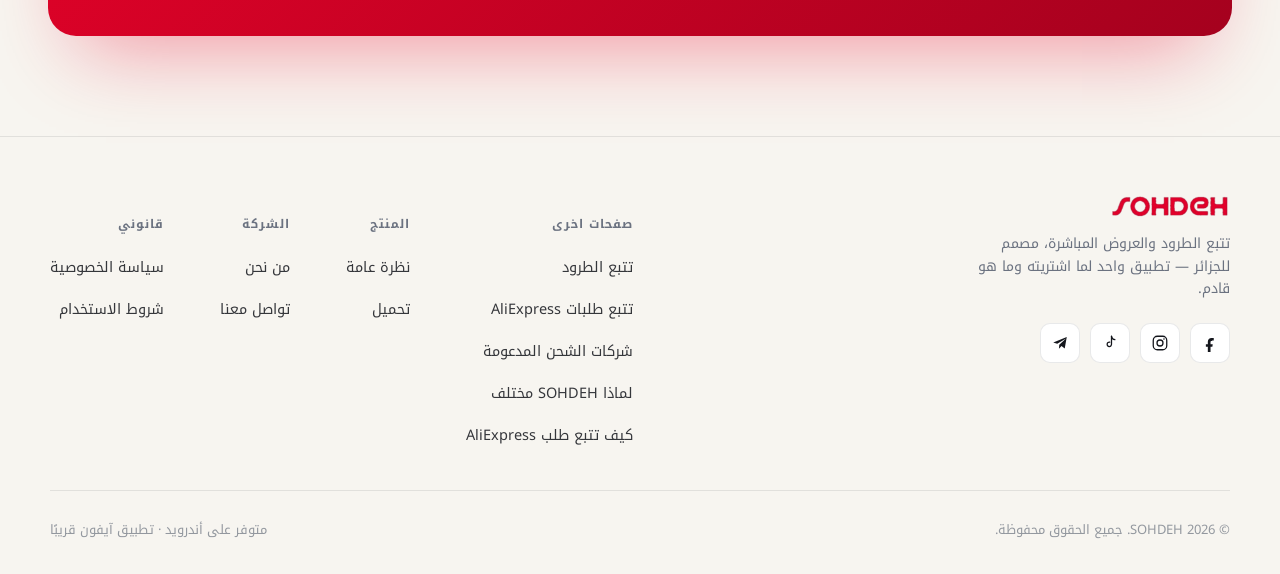
<file: DzTracking/aliexpress-tracking.html>
<!DOCTYPE html>
<html lang="en" data-default-lang="en">
<head>
<meta charset="UTF-8">
<meta name="viewport" content="width=device-width, initial-scale=1.0">
<title>تتبع طرود AliExpress من الجزائر | DzTracking</title>
<meta name="description" content="تتبع طلبات AliExpress من المستودع إلى بابك وابحث عن أكواد خصم مباشرة مع DzTracking، تطبيق أندرويد مجاني مصمم للجزائر.">
<link rel="canonical" href="https://sohdeh.app/dztracking/aliexpress-tracking.html">
<link rel="icon" type="image/png" href="/assets/favicon.png">
<link rel="preconnect" href="https://fonts.googleapis.com">
<link rel="preconnect" href="https://fonts.gstatic.com" crossorigin>
<link href="https://fonts.googleapis.com/css2?family=Manrope:wght@500;700;800&family=Inter:wght@400;500;600&family=JetBrains+Mono:wght@500;700&family=Noto+Kufi+Arabic:wght@500;700;800&display=swap" rel="stylesheet">
<link rel="stylesheet" href="/assets/site.css">
<script type="application/ld+json">
{
  "@context": "https://schema.org",
  "@type": "WebPage",
  "name": "AliExpress Tracking and Deals with DzTracking",
  "url": "https://sohdeh.app/dztracking/aliexpress-tracking.html",
  "about": { "@type": "MobileApplication", "name": "DzTracking" },
  "isPartOf": { "@type": "WebSite", "name": "DzTracking", "url": "https://sohdeh.app/" }
}
</script>
</head>
<body>
<nav class="nav">
  <div class="nav-inner">
    <a href="/" class="nav-logo" aria-label="SOHDEH home"><img id="logo" src="/assets/logo.png" alt="SOHDEH Logo"></a>
    <div class="social-links nav-social" aria-label="Social media">
      <a class="social-btn" href="https://www.facebook.com/profile.php?id=100091282816160" aria-label="Facebook" target="_blank" rel="noopener">
        <svg viewBox="0 0 24 24" fill="none"><path d="M15 8.5h2V5.4c-.35-.05-1.55-.15-2.96-.15-2.93 0-4.94 1.84-4.94 5.23V13.5H6.5v3.5H9.1V24h3.6v-7h2.5l.4-3.5h-2.9V10.9c0-1.01.28-1.7 1.7-1.7z" fill="currentColor"/></svg>
      </a>
      <a class="social-btn" href="https://www.instagram.com/sohdehdz" aria-label="Instagram" target="_blank" rel="noopener">
        <svg viewBox="0 0 24 24" fill="none"><rect x="3" y="3" width="18" height="18" rx="5.5" stroke="currentColor" stroke-width="1.7"/><circle cx="12" cy="12" r="4" stroke="currentColor" stroke-width="1.7"/><circle cx="17.3" cy="6.7" r="1.1" fill="currentColor"/></svg>
      </a>
      <a class="social-btn" href="https://tiktok.com/@sohdeh_dz" aria-label="TikTok" target="_blank" rel="noopener">
        <svg viewBox="0 0 24 24" fill="none"><path d="M14 3v10.8a2.9 2.9 0 1 1-2.4-2.86" stroke="currentColor" stroke-width="1.7" stroke-linecap="round"/><path d="M14 3.2c.4 2.4 2.1 4.1 4.5 4.4" stroke="currentColor" stroke-width="1.7" stroke-linecap="round"/></svg>
      </a>
      <a class="social-btn" href="https://t.me/sohdeh_channel" aria-label="Telegram" target="_blank" rel="noopener">
        <svg viewBox="0 0 24 24" fill="none"><path d="M21 4 3 11.2l5.3 1.8L20 6l-9 8.4-.4 5.2L14 16l4.3 3.3L21 4z" fill="currentColor"/></svg>
      </a>
    </div>
    <div class="nav-right">
      <div class="nav-controls">
        <div class="lang-group" role="group" aria-label="Language">
          <button class="lang-btn active" data-lang="en" onclick="setLang('en')">EN</button>
          <button class="lang-btn" data-lang="fr" onclick="setLang('fr')">FR</button>
          <button class="lang-btn" data-lang="ar" onclick="setLang('ar')">AR</button>
        </div>
        <button class="theme-toggle" onclick="toggleTheme()" aria-label="Toggle dark and light mode">
          <svg id="theme-icon-sun" viewBox="0 0 24 24" fill="none" style="display:none;"><circle cx="12" cy="12" r="4.2" stroke="currentColor" stroke-width="1.8"/><path d="M12 2.5v2.4M12 19.1v2.4M4.4 4.4l1.7 1.7M17.9 17.9l1.7 1.7M2.5 12h2.4M19.1 12h2.4M4.4 19.6l1.7-1.7M17.9 6.1l1.7-1.7" stroke="currentColor" stroke-width="1.8" stroke-linecap="round"/></svg>
          <svg id="theme-icon-moon" viewBox="0 0 24 24" fill="none"><path d="M20 14.5A8.5 8.5 0 1 1 9.5 4a7 7 0 0 0 10.5 10.5z" stroke="currentColor" stroke-width="1.7" stroke-linejoin="round"/></svg>
        </button>
      </div>
      <a class="btn btn-primary nav-cta js-download-link" target="_blank" href="https://www.mediafire.com/file/8i7euxr56r3iymu/sohdeh_DzTrackingBeta.apk/file" data-i18n="nav.cta">Get the app</a>
    </div>
  </div>
</nav>

<div class="breadcrumbs"><a href="/">Home</a> / <a href="/dztracking/">DzTracking</a> / AliExpress Tracking</div>
<main>

<div class="page-hero">
  <span data-i18n="page.aliexpress.eyebrow">AliExpress Tracking &amp; Deals</span>
  <h1 data-i18n="page.aliexpress.h1">Track your AliExpress order and grab the deal before it's gone</h1>
  <p class="lead" data-i18n="page.aliexpress.lead">DzTracking was built around how people in Algeria actually shop on AliExpress: find a deal, buy it, then chase the parcel across Cainiao and Algérie Poste until it lands at your door. The app handles both halves in one place.</p>
</div>
<div class="content-block">
  <h2 data-i18n="page.aliexpress.h2.tracking">Tracking an AliExpress order</h2>
  <ul class="check-list">
    <li data-i18n="page.aliexpress.t1">Paste the AliExpress tracking number once</li>
    <li data-i18n="page.aliexpress.t2">Follow it automatically from the seller's warehouse, through Cainiao or another international carrier, to local delivery</li>
    <li data-i18n="page.aliexpress.t3">See clear in-transit, delivered, and international status counts</li>
  </ul>
  <h2 data-i18n="page.aliexpress.h2.deals">Finding AliExpress deals and discount codes</h2>
  <ul class="check-list">
    <li data-i18n="page.aliexpress.d1">Browse live deals on phones, watches, and audio as they drop</li>
    <li data-i18n="page.aliexpress.d2">Copy the discount code directly from the deal card — no digging through comment sections</li>
    <li data-i18n="page.aliexpress.d3">Deals refresh instantly as new ones appear</li>
  </ul>
  <h2 data-i18n="page.aliexpress.h2.check">Checking a product before you buy</h2>
  <p data-i18n="page.aliexpress.check">Paste any AliExpress product link into DzTracking to see the lowest price ever recorded for that item, plus store trust signals like seller ratings and order counts — so you can buy with more confidence.</p>
</div>

</main>
<section class="section" id="download" style="padding-top:80px;">
  <div class="cta-banner">
    <h2 data-i18n="cta.title">Get DzTracking on your phone</h2>
    <p data-i18n="cta.desc">Free to download. Track every parcel and catch every deal from a single Android app.</p>
    <div class="cta-badge-row">
      <a class="dzt-play-badge js-download-link" target="_blank" href="https://www.mediafire.com/file/8i7euxr56r3iymu/sohdeh_DzTrackingBeta.apk/file" aria-label="Get DzTracking on Google Play">
        <svg viewBox="0 0 24 24"><path fill="#00d9ff" d="M3.6 2.3c-.4.3-.6.8-.6 1.4v16.6c0 .6.2 1.1.6 1.4l.1.1L13 12.7v-.2L3.7 2.3z"/><path fill="#4ade80" d="M16.1 15.7 13 12.6v-.2l3.1-3.1 7 4c1 .6 1 1.5 0 2.1z"/><path fill="#ec022a" d="M16.1 8.3 13 11.4 3.7 2.1c.4-.3 1-.3 1.6 0z"/><path fill="#00d9ff" d="M16.1 15.7 5.3 21.9c-.6.3-1.2.3-1.6 0l10.4-9.3z"/></svg>
         <span class="dzt-play-badge-text"><small style="color:rgba(255,255,255,.6);" data-i18n="badge.get_it_on">GET IT ON</small><strong data-i18n="badge.google_play">Google Play</strong></span>
      </a>
    </div>
    <p class="cta-android-note" data-i18n="hero.note">Available now for Android · iOS coming later</p>
  </div>
</section>

<footer>
  <div class="footer-inner">
    <div class="footer-top">
      <div class="footer-brand">
        <a href="/" class="nav-logo" aria-label="SOHDEH home"><img id="logo" src="/assets/logo.png" alt="SOHDEH Logo"></a>
        <p data-i18n="footer.tagline">Parcel tracking and live deals, built for Algeria — one app for what you bought and what's coming.</p>
        <div class="social-links footer-social" aria-label="Social media">
          <a class="social-btn" href="https://www.facebook.com/profile.php?id=100091282816160" aria-label="Facebook" target="_blank" rel="noopener">
            <svg viewBox="0 0 24 24" fill="none"><path d="M15 8.5h2V5.4c-.35-.05-1.55-.15-2.96-.15-2.93 0-4.94 1.84-4.94 5.23V13.5H6.5v3.5H9.1V24h3.6v-7h2.5l.4-3.5h-2.9V10.9c0-1.01.28-1.7 1.7-1.7z" fill="currentColor"/></svg>
          </a>
          <a class="social-btn" href="https://www.instagram.com/sohdehdz" aria-label="Instagram" target="_blank" rel="noopener">
            <svg viewBox="0 0 24 24" fill="none"><rect x="3" y="3" width="18" height="18" rx="5.5" stroke="currentColor" stroke-width="1.7"/><circle cx="12" cy="12" r="4" stroke="currentColor" stroke-width="1.7"/><circle cx="17.3" cy="6.7" r="1.1" fill="currentColor"/></svg>
          </a>
          <a class="social-btn" href="https://tiktok.com/@sohdeh_dz" aria-label="TikTok" target="_blank" rel="noopener">
            <svg viewBox="0 0 24 24" fill="none"><path d="M14 3v10.8a2.9 2.9 0 1 1-2.4-2.86" stroke="currentColor" stroke-width="1.7" stroke-linecap="round"/><path d="M14 3.2c.4 2.4 2.1 4.1 4.5 4.4" stroke="currentColor" stroke-width="1.7" stroke-linecap="round"/></svg>
          </a>
          <a class="social-btn" href="https://t.me/sohdeh_channel" aria-label="Telegram" target="_blank" rel="noopener">
            <svg viewBox="0 0 24 24" fill="none"><path d="M21 4 3 11.2l5.3 1.8L20 6l-9 8.4-.4 5.2L14 16l4.3 3.3L21 4z" fill="currentColor"/></svg>
          </a>
        </div>
      </div>
      <div class="footer-cols">
        <div class="footer-col">
          <h5 data-i18n="footer.col.pages">Autre pages</h5>
          <ul>
           <li><a data-i18n="footer.link.parcel-tracking" href="/dztracking/parcel-tracking.html">Parcel Tracking</a></li>
            <li><a data-i18n="footer.link.aliexpress-tracking" href="/dztracking/aliexpress-tracking.html">AliExpress Tracking</a></li>
            <li><a data-i18n="footer.link.supported-carriers" href="/dztracking/supported-carriers.html">Supported Carriers</a></li>
            <li><a data-i18n="footer.link.why-different" href="/dztracking/why-different.html">Why SOHDEH is different</a></li>
            <li><a data-i18n="footer.link.how-to-track-aliexpress-order" href="/dztracking/how-to-track-aliexpress-order.html">How to track an AliExpress order</a></li>
          </ul>
        </div>
        <div class="footer-col">
          <h5 data-i18n="footer.col.product">Product</h5>
          <ul>
            <li><a onclick="openModal('overview')" data-i18n="footer.link.overview">Overview</a></li>
            <li><a class="js-download-link" target="_blank" href="https://www.mediafire.com/file/8i7euxr56r3iymu/sohdeh_DzTrackingBeta.apk/file" data-i18n="footer.link.download">Download</a></li>
          </ul>
        </div>
        <div class="footer-col">
          <h5 data-i18n="footer.col.company">Company</h5>
          <ul>
            <li><a onclick="openModal('about')" data-i18n="footer.link.about">About</a></li>
            <li><a onclick="openModal('contact')" data-i18n="footer.link.contact">Contact</a></li>
          </ul>
        </div>
        <div class="footer-col">
          <h5 data-i18n="footer.col.legal">Legal</h5>
          <ul>
            <li><a href="privacy-policy.html" data-i18n="footer.link.privacy">Privacy policy</a></li>
            <li><a onclick="openModal('terms')" data-i18n="footer.link.terms">Terms of use</a></li>
          </ul>
        </div>
      </div>
    </div>
    <div class="footer-bottom">
      <span data-i18n="footer.copyright">© 2026 SOHDEH. All rights reserved.</span>
      <span data-i18n="footer.availability">Available on Android · iOS coming later</span>
    </div>
  </div>
</footer>
<div id="info-modal" class="modal-overlay" onclick="closeModal(event)">
  <div class="modal-card" onclick="event.stopPropagation()">
    <div class="modal-header">
      <h3 id="modal-title" class="modal-title">Title</h3>
      <button class="modal-close" onclick="closeModal(null)">&times;</button>
    </div>
    <div id="modal-body" class="modal-body">
      Content goes here...
    </div>
  </div>
</div>

<script src="/assets/site.js"></script>
</body>
</html>
</file>
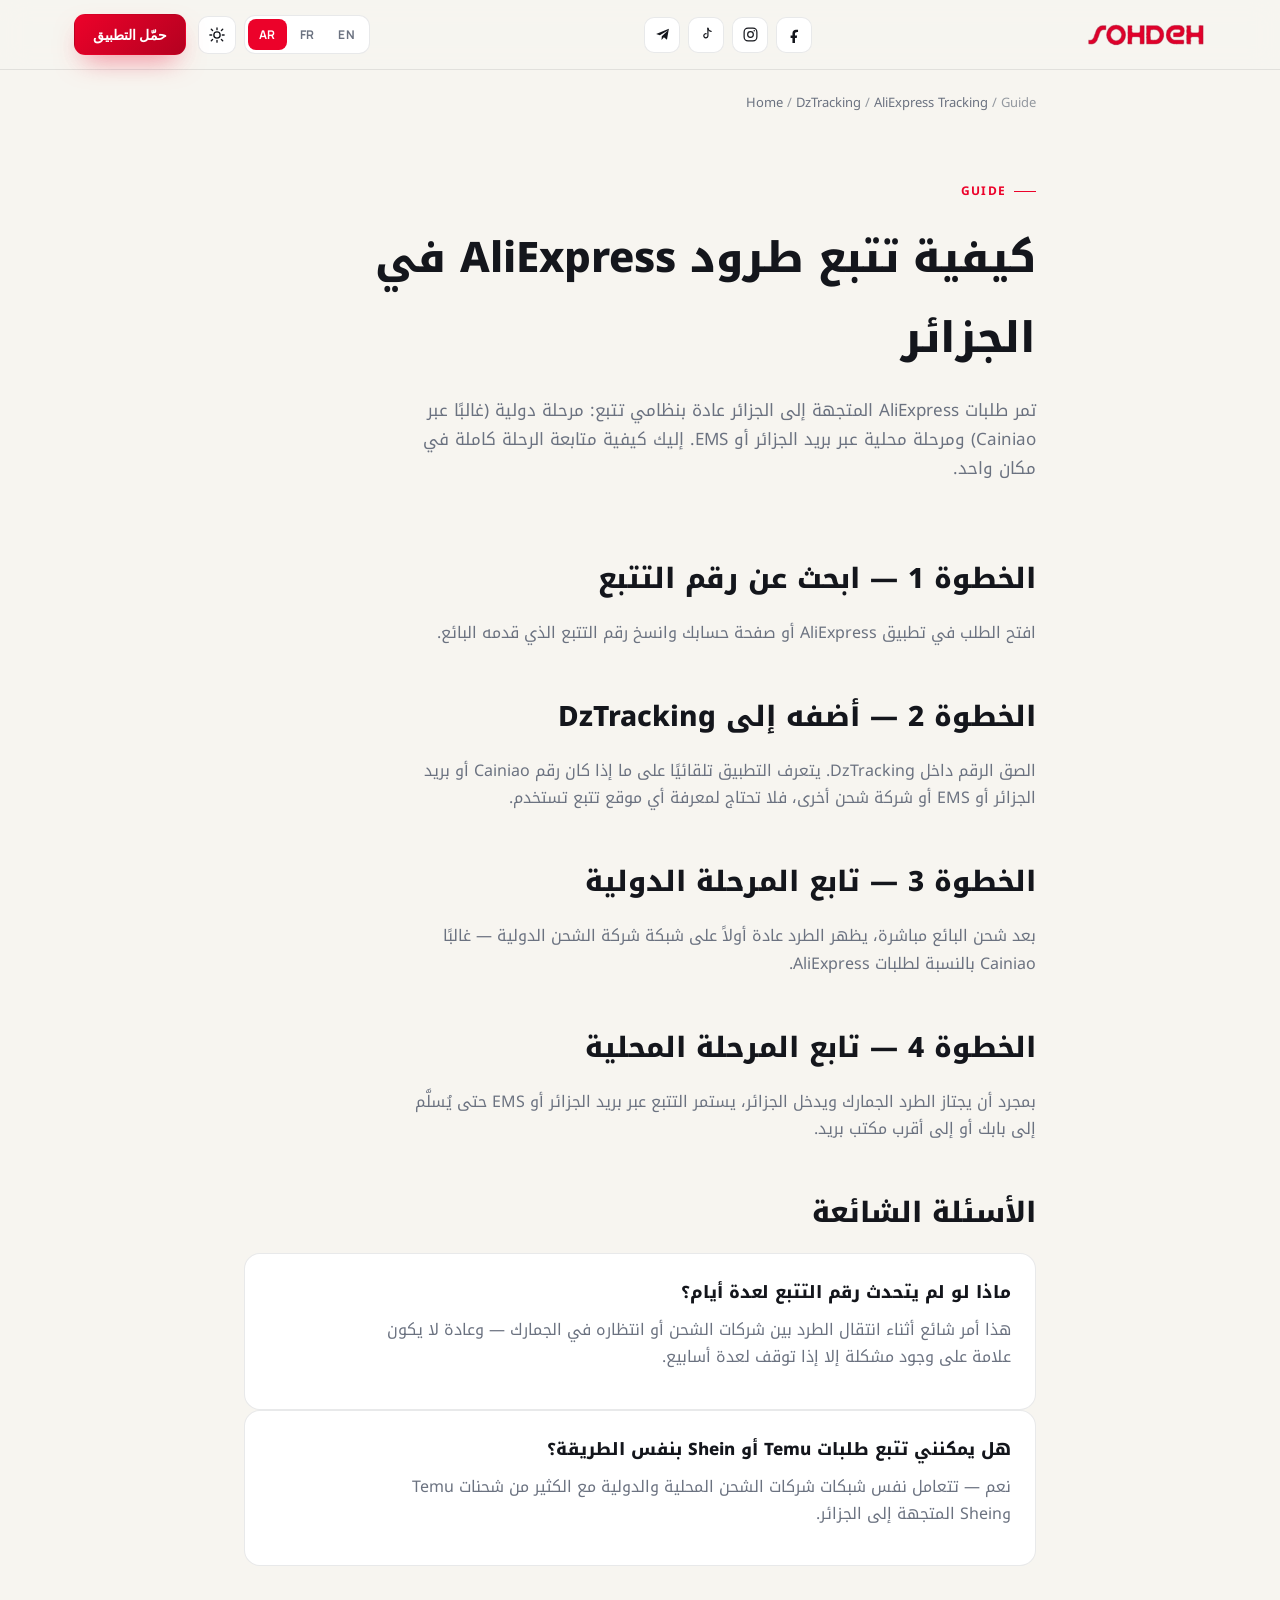
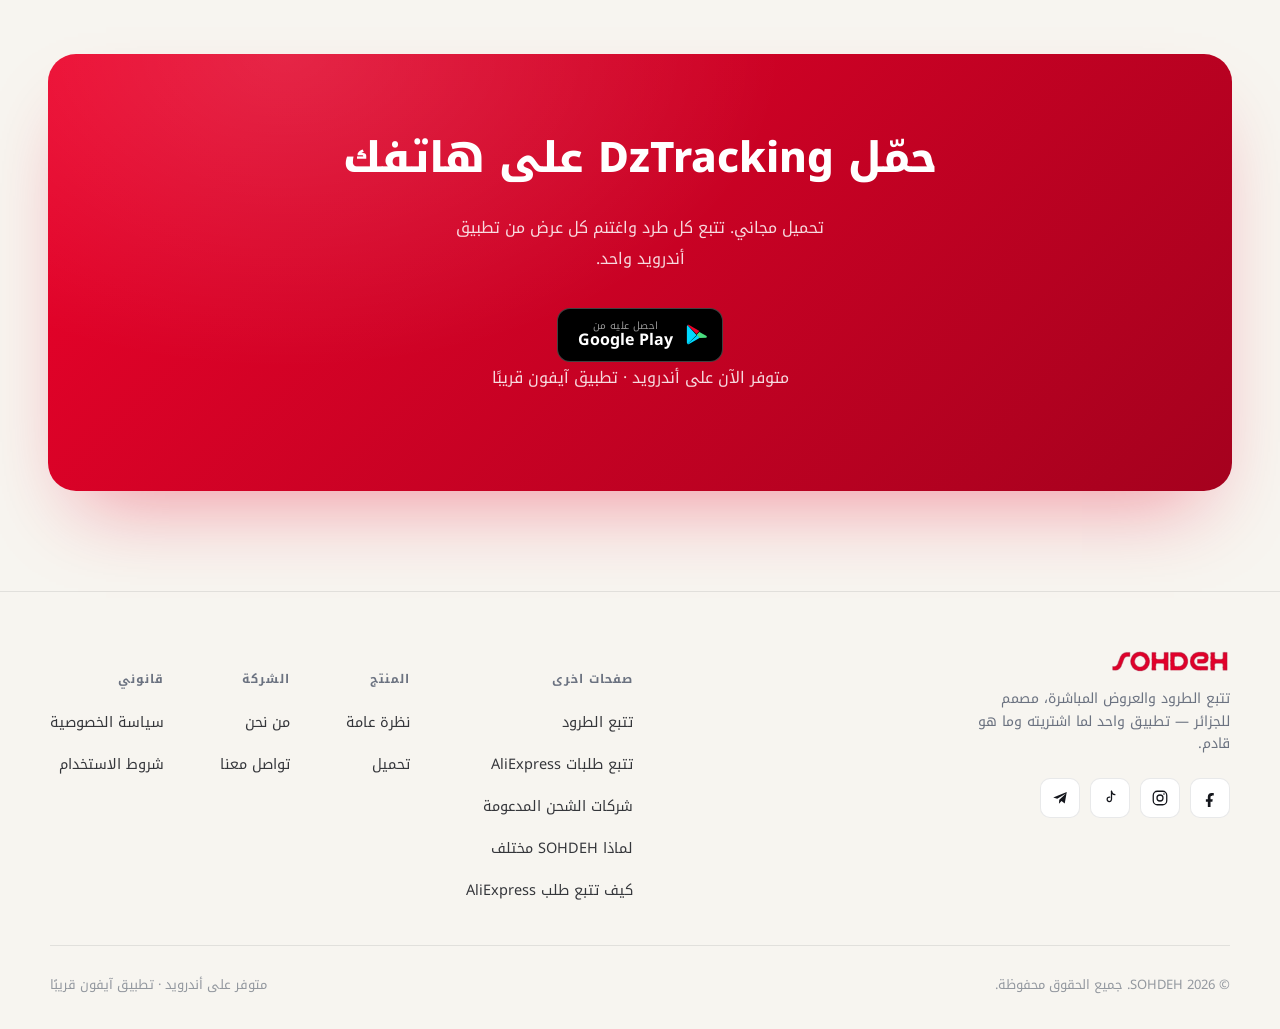
<file: DzTracking/how-to-track-aliexpress-order.html>
<!DOCTYPE html>
<html lang="en" data-default-lang="en">
<head>
<meta charset="UTF-8">
<meta name="viewport" content="width=device-width, initial-scale=1.0">
<title>كيفية تتبع الطرود في الجزائر | DzTracking</title>
<meta name="description" content="شرح مفصل لتتبع طلبية علي إكسبريس (AliExpress) من المستودع وحتى وصولها إلى باب منزلك في الجزائر، بما في ذلك مراحل التسليم عبر كاينياو (Cainiao) وبريد الجزائر (Algérie Poste).">
<link rel="canonical" href="https://sohdeh.app/dztracking/how-to-track-aliexpress-order.html">
<link rel="icon" type="image/png" href="/assets/favicon.png">
<link rel="preconnect" href="https://fonts.googleapis.com">
<link rel="preconnect" href="https://fonts.gstatic.com" crossorigin>
<link href="https://fonts.googleapis.com/css2?family=Manrope:wght@500;700;800&family=Inter:wght@400;500;600&family=JetBrains+Mono:wght@500;700&family=Noto+Kufi+Arabic:wght@500;700;800&display=swap" rel="stylesheet">
<link rel="stylesheet" href="/assets/site.css">
<script type="application/ld+json">
{
  "@context": "https://schema.org",
  "@type": "HowTo",
  "name": "How to track an AliExpress order in Algeria",
  "step": [
    {"@type":"HowToStep","name":"Find your tracking number","text":"Open your AliExpress order and copy the tracking number provided by the seller."},
    {"@type":"HowToStep","name":"Add it to DzTracking","text":"Paste the tracking number into DzTracking; the app detects the carrier automatically."},
    {"@type":"HowToStep","name":"Follow the international leg","text":"Most orders move first through Cainiao or another international carrier."},
    {"@type":"HowToStep","name":"Follow the local leg","text":"Once the parcel reaches Algeria, tracking continues through Algérie Poste or EMS until delivery."}
  ]
}
</script>
</head>
<body>
<nav class="nav">
  <div class="nav-inner">
    <a href="/" class="nav-logo" aria-label="SOHDEH home"><img id="logo" src="/assets/logo.png" alt="SOHDEH Logo"></a>
    <div class="social-links nav-social" aria-label="Social media">
      <a class="social-btn" href="https://www.facebook.com/profile.php?id=100091282816160" aria-label="Facebook" target="_blank" rel="noopener">
        <svg viewBox="0 0 24 24" fill="none"><path d="M15 8.5h2V5.4c-.35-.05-1.55-.15-2.96-.15-2.93 0-4.94 1.84-4.94 5.23V13.5H6.5v3.5H9.1V24h3.6v-7h2.5l.4-3.5h-2.9V10.9c0-1.01.28-1.7 1.7-1.7z" fill="currentColor"/></svg>
      </a>
      <a class="social-btn" href="https://www.instagram.com/sohdehdz" aria-label="Instagram" target="_blank" rel="noopener">
        <svg viewBox="0 0 24 24" fill="none"><rect x="3" y="3" width="18" height="18" rx="5.5" stroke="currentColor" stroke-width="1.7"/><circle cx="12" cy="12" r="4" stroke="currentColor" stroke-width="1.7"/><circle cx="17.3" cy="6.7" r="1.1" fill="currentColor"/></svg>
      </a>
      <a class="social-btn" href="https://tiktok.com/@sohdeh_dz" aria-label="TikTok" target="_blank" rel="noopener">
        <svg viewBox="0 0 24 24" fill="none"><path d="M14 3v10.8a2.9 2.9 0 1 1-2.4-2.86" stroke="currentColor" stroke-width="1.7" stroke-linecap="round"/><path d="M14 3.2c.4 2.4 2.1 4.1 4.5 4.4" stroke="currentColor" stroke-width="1.7" stroke-linecap="round"/></svg>
      </a>
      <a class="social-btn" href="https://t.me/sohdeh_channel" aria-label="Telegram" target="_blank" rel="noopener">
        <svg viewBox="0 0 24 24" fill="none"><path d="M21 4 3 11.2l5.3 1.8L20 6l-9 8.4-.4 5.2L14 16l4.3 3.3L21 4z" fill="currentColor"/></svg>
      </a>
    </div>
    <div class="nav-right">
      <div class="nav-controls">
        <div class="lang-group" role="group" aria-label="Language">
          <button class="lang-btn active" data-lang="en" onclick="setLang('en')">EN</button>
          <button class="lang-btn" data-lang="fr" onclick="setLang('fr')">FR</button>
          <button class="lang-btn" data-lang="ar" onclick="setLang('ar')">AR</button>
        </div>
        <button class="theme-toggle" onclick="toggleTheme()" aria-label="Toggle dark and light mode">
          <svg id="theme-icon-sun" viewBox="0 0 24 24" fill="none" style="display:none;"><circle cx="12" cy="12" r="4.2" stroke="currentColor" stroke-width="1.8"/><path d="M12 2.5v2.4M12 19.1v2.4M4.4 4.4l1.7 1.7M17.9 17.9l1.7 1.7M2.5 12h2.4M19.1 12h2.4M4.4 19.6l1.7-1.7M17.9 6.1l1.7-1.7" stroke="currentColor" stroke-width="1.8" stroke-linecap="round"/></svg>
          <svg id="theme-icon-moon" viewBox="0 0 24 24" fill="none"><path d="M20 14.5A8.5 8.5 0 1 1 9.5 4a7 7 0 0 0 10.5 10.5z" stroke="currentColor" stroke-width="1.7" stroke-linejoin="round"/></svg>
        </button>
      </div>
      <a class="btn btn-primary nav-cta js-download-link" target="_blank" href="https://www.mediafire.com/file/8i7euxr56r3iymu/sohdeh_DzTrackingBeta.apk/file" data-i18n="nav.cta">Get the app</a>
    </div>
  </div>
</nav>

<div class="breadcrumbs"><a href="/">Home</a> / <a href="/dztracking/">DzTracking</a> / <a href="/dztracking/aliexpress-tracking.html">AliExpress Tracking</a> / Guide</div>
<main>

<div class="page-hero">
  <span class="eyebrow-line">Guide</span>
  <h1 data-i18n="page.howto.h1">How to track an AliExpress order in Algeria</h1>
  <p class="lead" data-i18n="page.howto.lead">AliExpress orders shipping to Algeria usually cross two tracking systems: an international leg (often through Cainiao) and a local leg through Algérie Poste or EMS. Here's how to follow the whole trip in one place.</p>
</div>
<div class="content-block">
  <h2 data-i18n="page.howto.h2.step1">Step 1 — Find your tracking number</h2>
  <p data-i18n="page.howto.step1">Open the order in your AliExpress app or account page and copy the tracking number the seller provided.</p>
  <h2 data-i18n="page.howto.h2.step2">Step 2 — Add it to DzTracking</h2>
  <p data-i18n="page.howto.step2">Paste the number into DzTracking. The app identifies whether it's a Cainiao, Algérie Poste, EMS, or other carrier number automatically, so you don't need to know which tracking site to use.</p>
  <h2 data-i18n="page.howto.h2.step3">Step 3 — Watch the international leg</h2>
  <p data-i18n="page.howto.step3">Right after the seller ships, the parcel usually shows up on the international carrier's network first — commonly Cainiao for AliExpress orders.</p>
  <h2 data-i18n="page.howto.h2.step4">Step 4 — Watch the local leg</h2>
  <p data-i18n="page.howto.step4">Once the parcel clears customs and enters Algeria, tracking continues under Algérie Poste or EMS until it's delivered to your door or the nearest post office.</p>
  <h2 data-i18n="page.howto.h2.faq">FAQ</h2>
  <div class="faq-item">
    <h4 data-i18n="page.howto.faq1.q">What if the tracking number doesn't update for several days?</h4>
    <p data-i18n="page.howto.faq1.a">This is common while a parcel is in transit between carriers or waiting at customs — it's usually not a sign of a problem unless it stalls for several weeks.</p>
  </div>
  <div class="faq-item">
    <h4 data-i18n="page.howto.faq2.q">Can I track Temu or Shein orders the same way?</h4>
    <p data-i18n="page.howto.faq2.a">Yes — the same local and international carrier networks handle many Temu and Shein shipments into Algeria.</p>
  </div>
</div>

</main>
<section class="section" id="download" style="padding-top:80px;">
  <div class="cta-banner">
    <h2 data-i18n="cta.title">Get DzTracking on your phone</h2>
    <p data-i18n="cta.desc">Free to download. Track every parcel and catch every deal from a single Android app.</p>
    <div class="cta-badge-row">
      <a class="dzt-play-badge js-download-link" target="_blank" href="https://www.mediafire.com/file/8i7euxr56r3iymu/sohdeh_DzTrackingBeta.apk/file" aria-label="Get DzTracking on Google Play">
        <svg viewBox="0 0 24 24"><path fill="#00d9ff" d="M3.6 2.3c-.4.3-.6.8-.6 1.4v16.6c0 .6.2 1.1.6 1.4l.1.1L13 12.7v-.2L3.7 2.3z"/><path fill="#4ade80" d="M16.1 15.7 13 12.6v-.2l3.1-3.1 7 4c1 .6 1 1.5 0 2.1z"/><path fill="#ec022a" d="M16.1 8.3 13 11.4 3.7 2.1c.4-.3 1-.3 1.6 0z"/><path fill="#00d9ff" d="M16.1 15.7 5.3 21.9c-.6.3-1.2.3-1.6 0l10.4-9.3z"/></svg>
         <span class="dzt-play-badge-text"><small style="color:rgba(255,255,255,.6);" data-i18n="badge.get_it_on">GET IT ON</small><strong data-i18n="badge.google_play">Google Play</strong></span>
      </a>
    </div>
    <p class="cta-android-note" data-i18n="hero.note">Available now for Android · iOS coming later</p>
  </div>
</section>

<footer>
  <div class="footer-inner">
    <div class="footer-top">
      <div class="footer-brand">
        <a href="/" class="nav-logo" aria-label="SOHDEH home"><img id="logo" src="/assets/logo.png" alt="SOHDEH Logo"></a>
        <p data-i18n="footer.tagline">Parcel tracking and live deals, built for Algeria — one app for what you bought and what's coming.</p>
        <div class="social-links footer-social" aria-label="Social media">
          <a class="social-btn" href="https://www.facebook.com/profile.php?id=100091282816160" aria-label="Facebook" target="_blank" rel="noopener">
            <svg viewBox="0 0 24 24" fill="none"><path d="M15 8.5h2V5.4c-.35-.05-1.55-.15-2.96-.15-2.93 0-4.94 1.84-4.94 5.23V13.5H6.5v3.5H9.1V24h3.6v-7h2.5l.4-3.5h-2.9V10.9c0-1.01.28-1.7 1.7-1.7z" fill="currentColor"/></svg>
          </a>
          <a class="social-btn" href="https://www.instagram.com/sohdehdz" aria-label="Instagram" target="_blank" rel="noopener">
            <svg viewBox="0 0 24 24" fill="none"><rect x="3" y="3" width="18" height="18" rx="5.5" stroke="currentColor" stroke-width="1.7"/><circle cx="12" cy="12" r="4" stroke="currentColor" stroke-width="1.7"/><circle cx="17.3" cy="6.7" r="1.1" fill="currentColor"/></svg>
          </a>
          <a class="social-btn" href="https://tiktok.com/@sohdeh_dz" aria-label="TikTok" target="_blank" rel="noopener">
            <svg viewBox="0 0 24 24" fill="none"><path d="M14 3v10.8a2.9 2.9 0 1 1-2.4-2.86" stroke="currentColor" stroke-width="1.7" stroke-linecap="round"/><path d="M14 3.2c.4 2.4 2.1 4.1 4.5 4.4" stroke="currentColor" stroke-width="1.7" stroke-linecap="round"/></svg>
          </a>
          <a class="social-btn" href="https://t.me/sohdeh_channel" aria-label="Telegram" target="_blank" rel="noopener">
            <svg viewBox="0 0 24 24" fill="none"><path d="M21 4 3 11.2l5.3 1.8L20 6l-9 8.4-.4 5.2L14 16l4.3 3.3L21 4z" fill="currentColor"/></svg>
          </a>
        </div>
      </div>
      <div class="footer-cols">
        <div class="footer-col">
          <h5 data-i18n="footer.col.pages">Autre pages</h5>
          <ul>
           <li><a data-i18n="footer.link.parcel-tracking" href="/dztracking/parcel-tracking.html">Parcel Tracking</a></li>
            <li><a data-i18n="footer.link.aliexpress-tracking" href="/dztracking/aliexpress-tracking.html">AliExpress Tracking</a></li>
            <li><a data-i18n="footer.link.supported-carriers" href="/dztracking/supported-carriers.html">Supported Carriers</a></li>
            <li><a data-i18n="footer.link.why-different" href="/dztracking/why-different.html">Why SOHDEH is different</a></li>
            <li><a data-i18n="footer.link.how-to-track-aliexpress-order" href="/dztracking/how-to-track-aliexpress-order.html">How to track an AliExpress order</a></li>
          </ul>
        </div>
        <div class="footer-col">
          <h5 data-i18n="footer.col.product">Product</h5>
          <ul>
            <li><a onclick="openModal('overview')" data-i18n="footer.link.overview">Overview</a></li>
            <li><a class="js-download-link" target="_blank" href="https://www.mediafire.com/file/8i7euxr56r3iymu/sohdeh_DzTrackingBeta.apk/file" data-i18n="footer.link.download">Download</a></li>
          </ul>
        </div>
        <div class="footer-col">
          <h5 data-i18n="footer.col.company">Company</h5>
          <ul>
            <li><a onclick="openModal('about')" data-i18n="footer.link.about">About</a></li>
            <li><a onclick="openModal('contact')" data-i18n="footer.link.contact">Contact</a></li>
          </ul>
        </div>
        <div class="footer-col">
          <h5 data-i18n="footer.col.legal">Legal</h5>
          <ul>
            <li><a href="privacy-policy.html" data-i18n="footer.link.privacy">Privacy policy</a></li>
            <li><a onclick="openModal('terms')" data-i18n="footer.link.terms">Terms of use</a></li>
          </ul>
        </div>
      </div>
    </div>
    <div class="footer-bottom">
      <span data-i18n="footer.copyright">© 2026 SOHDEH. All rights reserved.</span>
      <span data-i18n="footer.availability">Available on Android · iOS coming later</span>
    </div>
  </div>
</footer>
<div id="info-modal" class="modal-overlay" onclick="closeModal(event)">
  <div class="modal-card" onclick="event.stopPropagation()">
    <div class="modal-header">
      <h3 id="modal-title" class="modal-title">Title</h3>
      <button class="modal-close" onclick="closeModal(null)">&times;</button>
    </div>
    <div id="modal-body" class="modal-body">
      Content goes here...
    </div>
  </div>
</div>

<script src="/assets/site.js"></script>
</body>
</html>
</file>
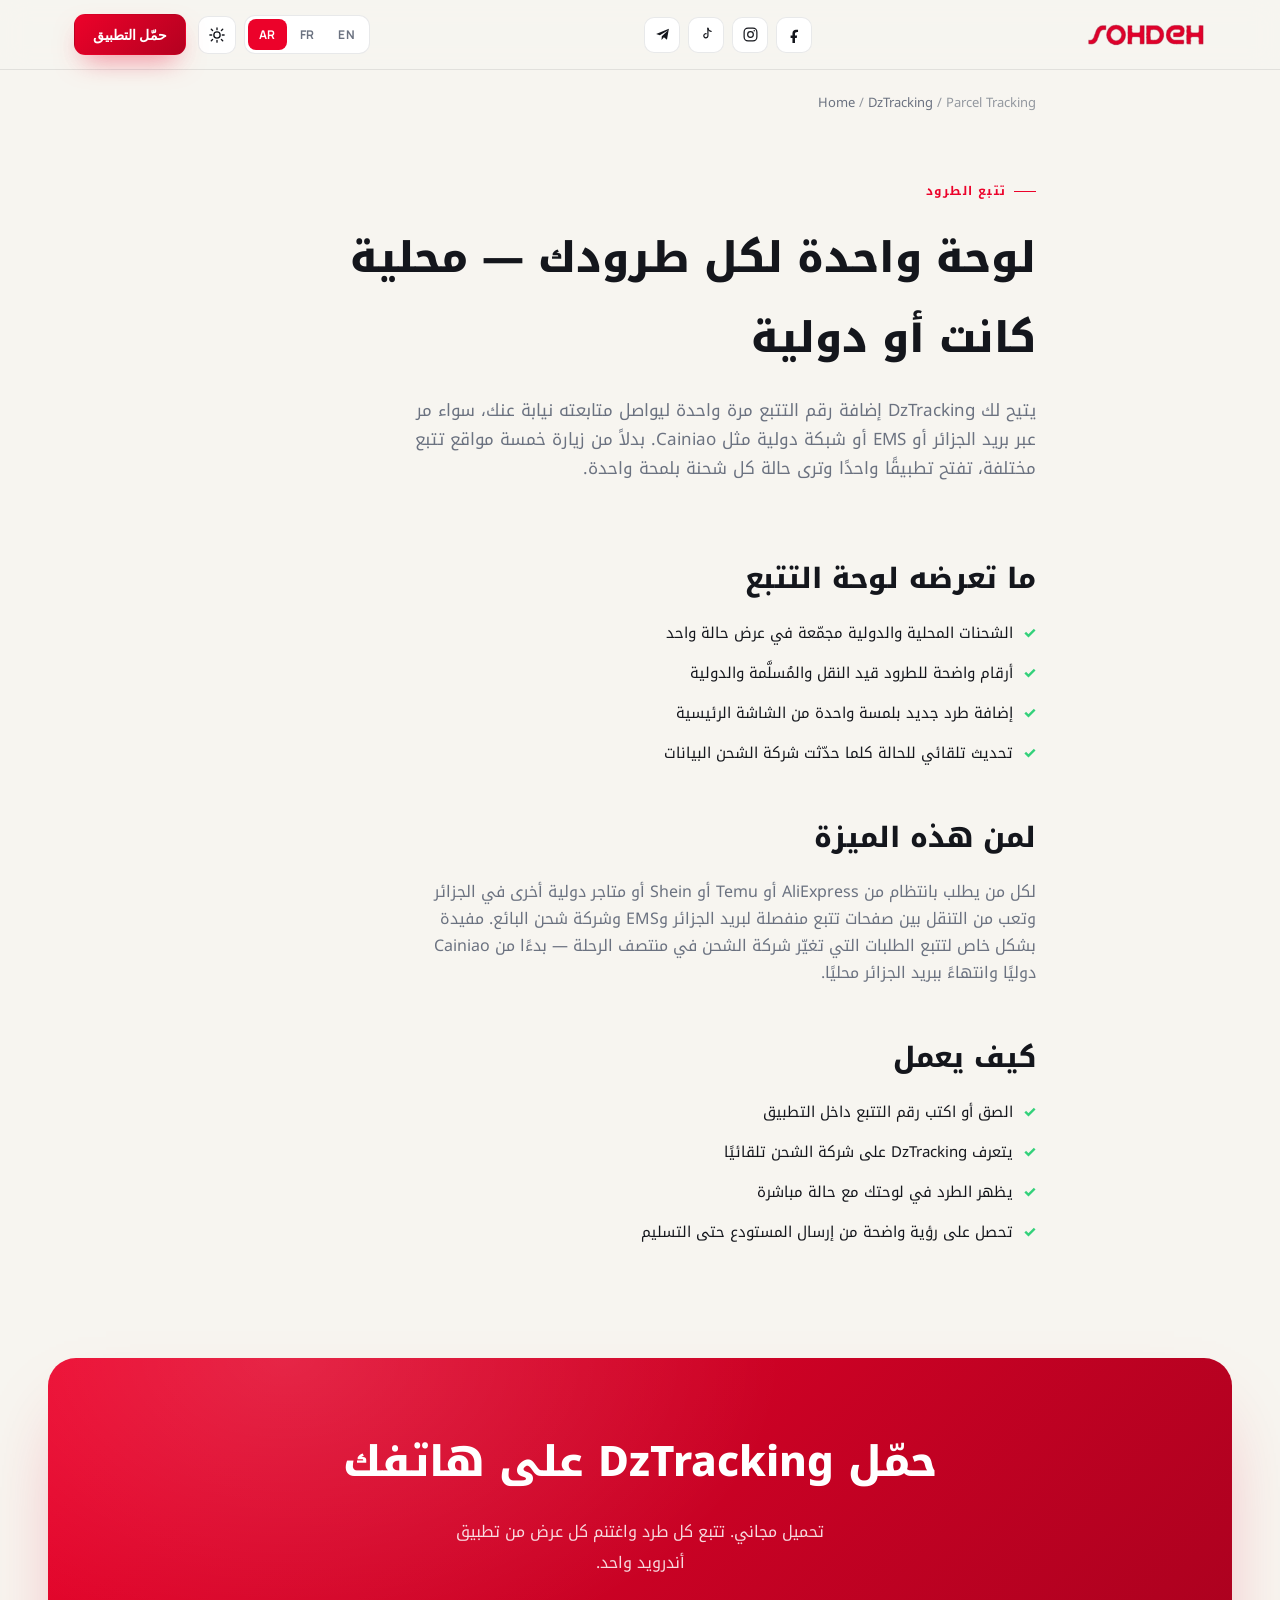
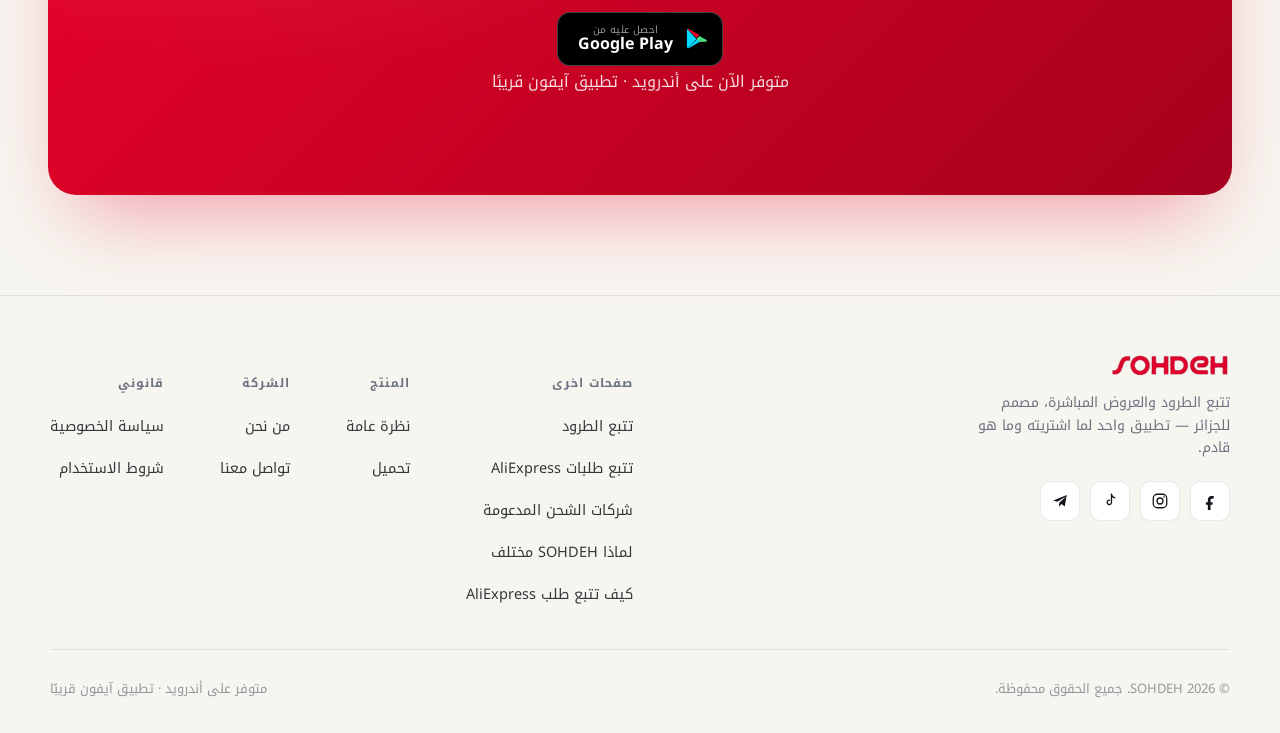
<file: DzTracking/parcel-tracking.html>
<!DOCTYPE html>
<html lang="en" data-default-lang="en">
<head>
<meta charset="UTF-8">
<meta name="viewport" content="width=device-width, initial-scale=1.0">
<title>تتبع الطرود — بريد الجزائر وEMS وCainiao في تطبيق واحد | DzTracking</title>
<meta name="description" content="تتبع طرود بريد الجزائر وEMS وCainiao والشحنات الدولية الأخرى في لوحة واحدة مع DzTracking، تطبيق أندرويد مجاني مصمم للجزائر.">
<link rel="canonical" href="https://sohdeh.app/dztracking/parcel-tracking.html">
<link rel="icon" type="image/png" href="/assets/favicon.png">
<link rel="preconnect" href="https://fonts.googleapis.com">
<link rel="preconnect" href="https://fonts.gstatic.com" crossorigin>
<link href="https://fonts.googleapis.com/css2?family=Manrope:wght@500;700;800&family=Inter:wght@400;500;600&family=JetBrains+Mono:wght@500;700&family=Noto+Kufi+Arabic:wght@500;700;800&display=swap" rel="stylesheet">
<link rel="stylesheet" href="/assets/site.css">
<script type="application/ld+json">
{
  "@context": "https://schema.org",
  "@type": "WebPage",
  "name": "Parcel Tracking with DzTracking",
  "url": "https://sohdeh.app/dztracking/parcel-tracking.html",
  "about": { "@type": "MobileApplication", "name": "DzTracking" },
  "isPartOf": { "@type": "WebSite", "name": "DzTracking", "url": "https://sohdeh.app/" }
}
</script>
</head>
<body>
<nav class="nav">
  <div class="nav-inner">
    <a href="/" class="nav-logo" aria-label="SOHDEH home"><img id="logo" src="/assets/logo.png" alt="SOHDEH Logo"></a>
    <div class="social-links nav-social" aria-label="Social media">
      <a class="social-btn" href="https://www.facebook.com/profile.php?id=100091282816160" aria-label="Facebook" target="_blank" rel="noopener">
        <svg viewBox="0 0 24 24" fill="none"><path d="M15 8.5h2V5.4c-.35-.05-1.55-.15-2.96-.15-2.93 0-4.94 1.84-4.94 5.23V13.5H6.5v3.5H9.1V24h3.6v-7h2.5l.4-3.5h-2.9V10.9c0-1.01.28-1.7 1.7-1.7z" fill="currentColor"/></svg>
      </a>
      <a class="social-btn" href="https://www.instagram.com/sohdehdz" aria-label="Instagram" target="_blank" rel="noopener">
        <svg viewBox="0 0 24 24" fill="none"><rect x="3" y="3" width="18" height="18" rx="5.5" stroke="currentColor" stroke-width="1.7"/><circle cx="12" cy="12" r="4" stroke="currentColor" stroke-width="1.7"/><circle cx="17.3" cy="6.7" r="1.1" fill="currentColor"/></svg>
      </a>
      <a class="social-btn" href="https://tiktok.com/@sohdeh_dz" aria-label="TikTok" target="_blank" rel="noopener">
        <svg viewBox="0 0 24 24" fill="none"><path d="M14 3v10.8a2.9 2.9 0 1 1-2.4-2.86" stroke="currentColor" stroke-width="1.7" stroke-linecap="round"/><path d="M14 3.2c.4 2.4 2.1 4.1 4.5 4.4" stroke="currentColor" stroke-width="1.7" stroke-linecap="round"/></svg>
      </a>
      <a class="social-btn" href="https://t.me/sohdeh_channel" aria-label="Telegram" target="_blank" rel="noopener">
        <svg viewBox="0 0 24 24" fill="none"><path d="M21 4 3 11.2l5.3 1.8L20 6l-9 8.4-.4 5.2L14 16l4.3 3.3L21 4z" fill="currentColor"/></svg>
      </a>
    </div>
    <div class="nav-right">
      <div class="nav-controls">
        <div class="lang-group" role="group" aria-label="Language">
          <button class="lang-btn active" data-lang="en" onclick="setLang('en')">EN</button>
          <button class="lang-btn" data-lang="fr" onclick="setLang('fr')">FR</button>
          <button class="lang-btn" data-lang="ar" onclick="setLang('ar')">AR</button>
        </div>
        <button class="theme-toggle" onclick="toggleTheme()" aria-label="Toggle dark and light mode">
          <svg id="theme-icon-sun" viewBox="0 0 24 24" fill="none" style="display:none;"><circle cx="12" cy="12" r="4.2" stroke="currentColor" stroke-width="1.8"/><path d="M12 2.5v2.4M12 19.1v2.4M4.4 4.4l1.7 1.7M17.9 17.9l1.7 1.7M2.5 12h2.4M19.1 12h2.4M4.4 19.6l1.7-1.7M17.9 6.1l1.7-1.7" stroke="currentColor" stroke-width="1.8" stroke-linecap="round"/></svg>
          <svg id="theme-icon-moon" viewBox="0 0 24 24" fill="none"><path d="M20 14.5A8.5 8.5 0 1 1 9.5 4a7 7 0 0 0 10.5 10.5z" stroke="currentColor" stroke-width="1.7" stroke-linejoin="round"/></svg>
        </button>
      </div>
      <a class="btn btn-primary nav-cta js-download-link" target="_blank" href="https://www.mediafire.com/file/8i7euxr56r3iymu/sohdeh_DzTrackingBeta.apk/file" data-i18n="nav.cta">Get the app</a>
    </div>
  </div>
</nav>

<div class="breadcrumbs"><a href="/">Home</a> / <a href="/dztracking/">DzTracking</a> / Parcel Tracking</div>
<main>

<div class="page-hero">
  <span class="eyebrow-line" data-i18n="page.parcel.eyebrow">Parcel Tracking</span>
  <h1 data-i18n="page.parcel.h1">One dashboard for every parcel — local or international</h1>
  <p data-i18n="page.parcel.lead" class="lead">DzTracking lets you add a tracking number once and keeps watching it for you, whether it moves through Algérie Poste, EMS, or an international network like Cainiao. Instead of checking five different carrier websites, you open one app and see every shipment's status at a glance.</p>
</div>
<div class="content-block">
  <h2 data-i18n="page.parcel.h2.shows">What the tracking dashboard shows</h2>
  <ul class="check-list">
    <li data-i18n="page.parcel.li1">Local and international shipments combined in a single status view</li>
    <li data-i18n="page.parcel.li2">Clear counts for parcels in transit, delivered, and international</li>
    <li data-i18n="page.parcel.li3">One-tap parcel add straight from the home screen</li>
    <li data-i18n="page.parcel.li4">Automatic status refresh as the carrier updates the shipment</li>
  </ul>
  <h2 data-i18n="page.parcel.h2.whof">Who it's for</h2>
  <p data-i18n="page.parcel.who">Anyone in Algeria who regularly orders from AliExpress, Temu, Shein, or other cross-border stores and is tired of juggling separate tracking pages for Algérie Poste, EMS, and the seller's own courier. It's especially useful for tracking orders that change carriers mid-journey — starting on Cainiao internationally and finishing on Algérie Poste locally.</p>
  <h2 data-i18n="page.parcel.h2.how">How it works</h2>
  <ul class="check-list">
    <li data-i18n="page.parcel.how1">Paste or type the tracking number into the app</li>
    <li data-i18n="page.parcel.how2">DzTracking identifies the carrier automatically</li>
    <li data-i18n="page.parcel.how3">The parcel appears on your dashboard with live status</li>
    <li data-i18n="page.parcel.how4">You get a clear view from warehouse dispatch to delivery</li>
  </ul>
</div>

</main>
<section class="section" id="download" style="padding-top:80px;">
  <div class="cta-banner">
    <h2 data-i18n="cta.title">Get DzTracking on your phone</h2>
    <p data-i18n="cta.desc">Free to download. Track every parcel and catch every deal from a single Android app.</p>
    <div class="cta-badge-row">
      <a class="dzt-play-badge js-download-link" target="_blank" href="https://www.mediafire.com/file/8i7euxr56r3iymu/sohdeh_DzTrackingBeta.apk/file" aria-label="Get DzTracking on Google Play">
        <svg viewBox="0 0 24 24"><path fill="#00d9ff" d="M3.6 2.3c-.4.3-.6.8-.6 1.4v16.6c0 .6.2 1.1.6 1.4l.1.1L13 12.7v-.2L3.7 2.3z"/><path fill="#4ade80" d="M16.1 15.7 13 12.6v-.2l3.1-3.1 7 4c1 .6 1 1.5 0 2.1z"/><path fill="#ec022a" d="M16.1 8.3 13 11.4 3.7 2.1c.4-.3 1-.3 1.6 0z"/><path fill="#00d9ff" d="M16.1 15.7 5.3 21.9c-.6.3-1.2.3-1.6 0l10.4-9.3z"/></svg>
         <span class="dzt-play-badge-text"><small style="color:rgba(255,255,255,.6);" data-i18n="badge.get_it_on">GET IT ON</small><strong data-i18n="badge.google_play">Google Play</strong></span>
      </a>
    </div>
    <p class="cta-android-note" data-i18n="hero.note">Available now for Android · iOS coming later</p>
  </div>
</section>

<footer>
  <div class="footer-inner">
    <div class="footer-top">
      <div class="footer-brand">
        <a href="/" class="nav-logo" aria-label="SOHDEH home"><img id="logo" src="/assets/logo.png" alt="SOHDEH Logo"></a>
        <p data-i18n="footer.tagline">Parcel tracking and live deals, built for Algeria — one app for what you bought and what's coming.</p>
        <div class="social-links footer-social" aria-label="Social media">
          <a class="social-btn" href="https://www.facebook.com/profile.php?id=100091282816160" aria-label="Facebook" target="_blank" rel="noopener">
            <svg viewBox="0 0 24 24" fill="none"><path d="M15 8.5h2V5.4c-.35-.05-1.55-.15-2.96-.15-2.93 0-4.94 1.84-4.94 5.23V13.5H6.5v3.5H9.1V24h3.6v-7h2.5l.4-3.5h-2.9V10.9c0-1.01.28-1.7 1.7-1.7z" fill="currentColor"/></svg>
          </a>
          <a class="social-btn" href="https://www.instagram.com/sohdehdz" aria-label="Instagram" target="_blank" rel="noopener">
            <svg viewBox="0 0 24 24" fill="none"><rect x="3" y="3" width="18" height="18" rx="5.5" stroke="currentColor" stroke-width="1.7"/><circle cx="12" cy="12" r="4" stroke="currentColor" stroke-width="1.7"/><circle cx="17.3" cy="6.7" r="1.1" fill="currentColor"/></svg>
          </a>
          <a class="social-btn" href="https://tiktok.com/@sohdeh_dz" aria-label="TikTok" target="_blank" rel="noopener">
            <svg viewBox="0 0 24 24" fill="none"><path d="M14 3v10.8a2.9 2.9 0 1 1-2.4-2.86" stroke="currentColor" stroke-width="1.7" stroke-linecap="round"/><path d="M14 3.2c.4 2.4 2.1 4.1 4.5 4.4" stroke="currentColor" stroke-width="1.7" stroke-linecap="round"/></svg>
          </a>
          <a class="social-btn" href="https://t.me/sohdeh_channel" aria-label="Telegram" target="_blank" rel="noopener">
            <svg viewBox="0 0 24 24" fill="none"><path d="M21 4 3 11.2l5.3 1.8L20 6l-9 8.4-.4 5.2L14 16l4.3 3.3L21 4z" fill="currentColor"/></svg>
          </a>
        </div>
      </div>
      <div class="footer-cols">
        <div class="footer-col">
          <h5 data-i18n="footer.col.pages">Autre pages</h5>
          <ul>
           <li><a data-i18n="footer.link.parcel-tracking" href="/dztracking/parcel-tracking.html">Parcel Tracking</a></li>
            <li><a data-i18n="footer.link.aliexpress-tracking" href="/dztracking/aliexpress-tracking.html">AliExpress Tracking</a></li>
            <li><a data-i18n="footer.link.supported-carriers" href="/dztracking/supported-carriers.html">Supported Carriers</a></li>
            <li><a data-i18n="footer.link.why-different" href="/dztracking/why-different.html">Why SOHDEH is different</a></li>
            <li><a data-i18n="footer.link.how-to-track-aliexpress-order" href="/dztracking/how-to-track-aliexpress-order.html">How to track an AliExpress order</a></li>
          </ul>
        </div>
        <div class="footer-col">
          <h5 data-i18n="footer.col.product">Product</h5>
          <ul>
            <li><a onclick="openModal('overview')" data-i18n="footer.link.overview">Overview</a></li>
            <li><a class="js-download-link" target="_blank" href="https://www.mediafire.com/file/8i7euxr56r3iymu/sohdeh_DzTrackingBeta.apk/file" data-i18n="footer.link.download">Download</a></li>
          </ul>
        </div>
        <div class="footer-col">
          <h5 data-i18n="footer.col.company">Company</h5>
          <ul>
            <li><a onclick="openModal('about')" data-i18n="footer.link.about">About</a></li>
            <li><a onclick="openModal('contact')" data-i18n="footer.link.contact">Contact</a></li>
          </ul>
        </div>
        <div class="footer-col">
          <h5 data-i18n="footer.col.legal">Legal</h5>
          <ul>
            <li><a href="privacy-policy.html" data-i18n="footer.link.privacy">Privacy policy</a></li>
            <li><a onclick="openModal('terms')" data-i18n="footer.link.terms">Terms of use</a></li>
          </ul>
        </div>
      </div>
    </div>
    <div class="footer-bottom">
      <span data-i18n="footer.copyright">© 2026 SOHDEH. All rights reserved.</span>
      <span data-i18n="footer.availability">Available on Android · iOS coming later</span>
    </div>
  </div>
</footer>
<div id="info-modal" class="modal-overlay" onclick="closeModal(event)">
  <div class="modal-card" onclick="event.stopPropagation()">
    <div class="modal-header">
      <h3 id="modal-title" class="modal-title">Title</h3>
      <button class="modal-close" onclick="closeModal(null)">&times;</button>
    </div>
    <div id="modal-body" class="modal-body">
      Content goes here...
    </div>
  </div>
</div>

<script src="/assets/site.js"></script>
</body>
</html>
</file>
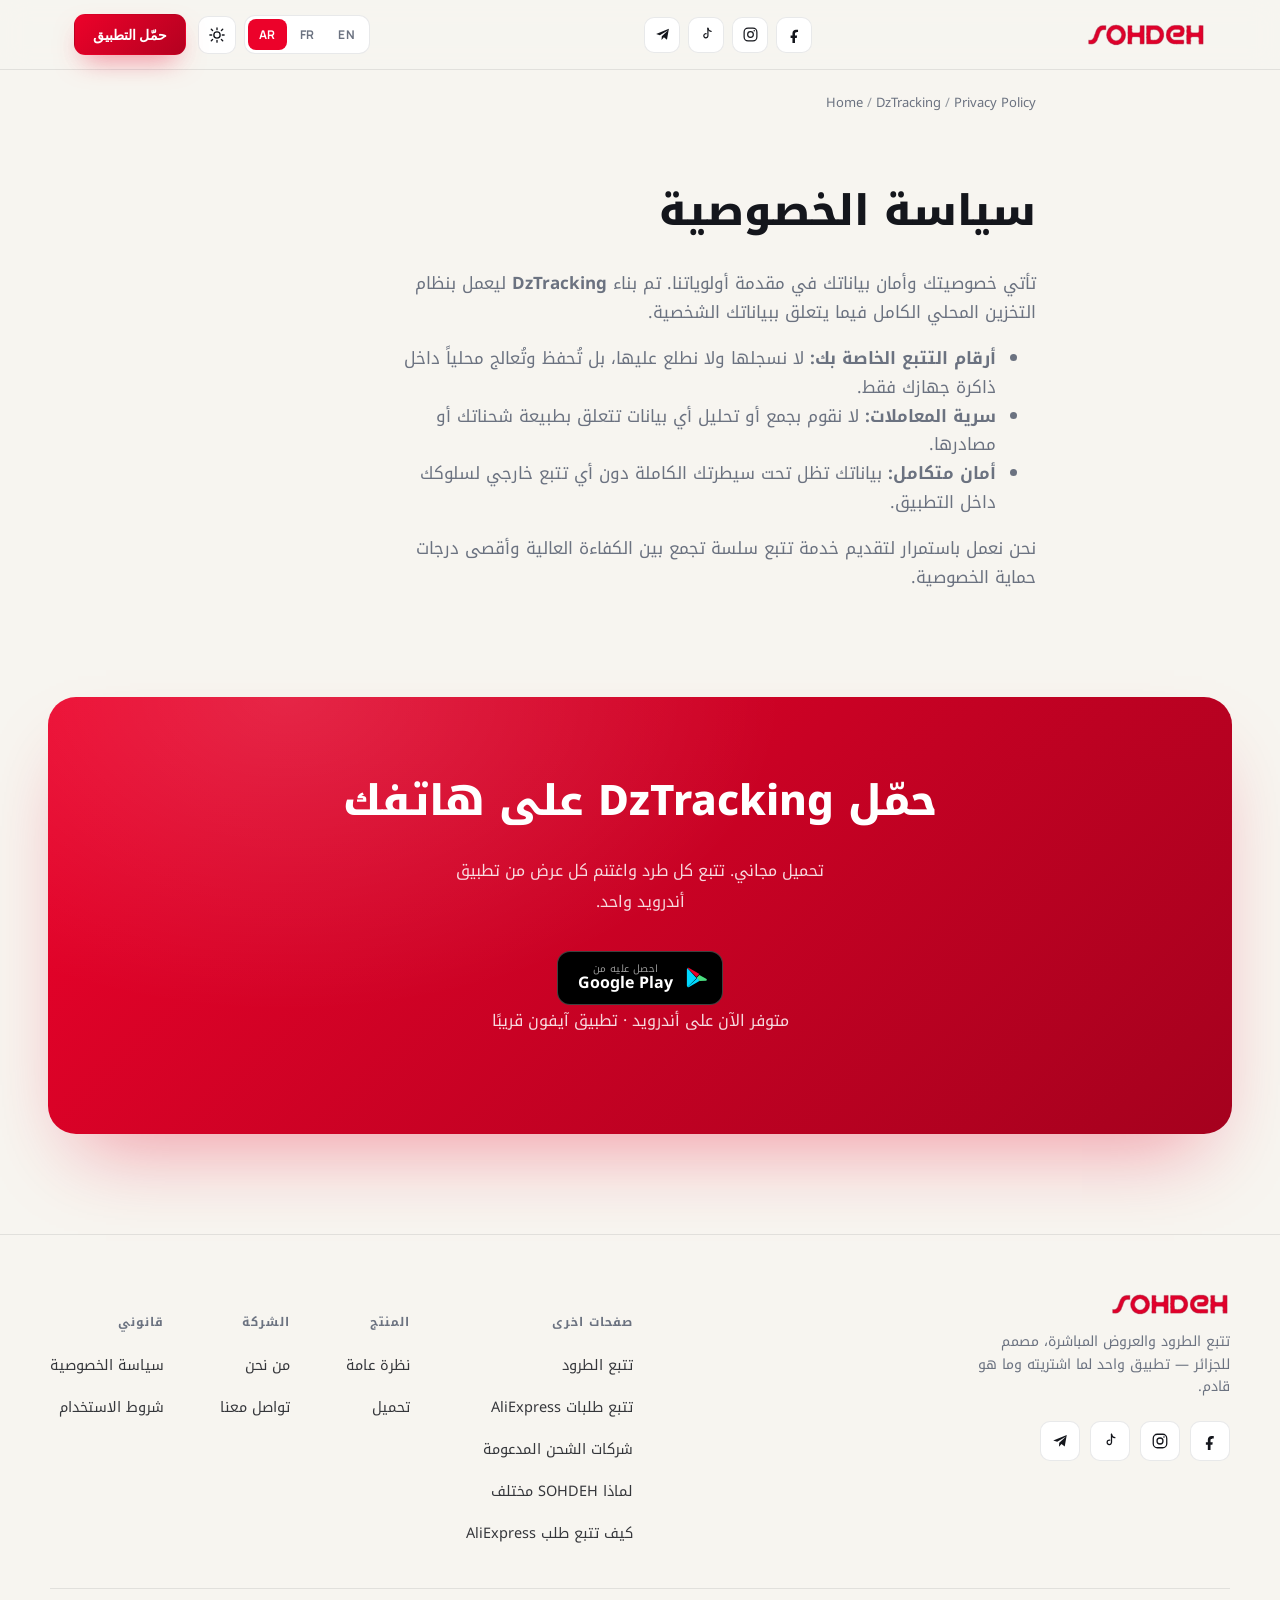
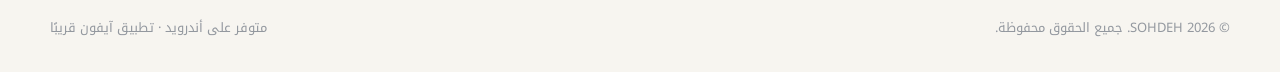
<file: DzTracking/privacy-policy.html>
<!DOCTYPE html>
<html lang="en" data-default-lang="en">
<head>
<meta charset="UTF-8">
<meta name="viewport" content="width=device-width, initial-scale=1.0">
<title>سياسة الخصوصية | DzTracking</title>
<meta property="og:title" content="سياسة الخصوصية | DzTracking" />
<meta property="og:type" content="website" />
<meta property="og:url" content="https://sohdeh.app/dztracking/privacy-policy.html" />

<meta name="description" content="تعرف على سياسة الخصوصية الخاصة بتطبيق DzTracking وكيفية حماية بياناتك والتخزين المحلي لأرقام التتبع.">
<meta property="og:image" content="https://sohdeh.app/assets/logo.png">
<link rel="canonical" href="https://sohdeh.app/dztracking/privacy-policy.html">
<link rel="icon" type="image/png" href="/assets/favicon.png">
<link rel="preconnect" href="https://fonts.googleapis.com">
<link rel="preconnect" href="https://fonts.gstatic.com" crossorigin>
<link href="https://fonts.googleapis.com/css2?family=Manrope:wght@500;700;800&family=Inter:wght@400;500;600&family=JetBrains+Mono:wght@500;700&family=Noto+Kufi+Arabic:wght@500;700;800&display=swap" rel="stylesheet">
<link rel="stylesheet" href="/assets/site.css">
<script type="application/ld+json">
{
  "@context": "https://schema.org",
  "@type": "HowTo",
  "name": "Privacy & Policy",
}
</script>
</head>
<body>
<nav class="nav">
  <div class="nav-inner">
    <a href="/" class="nav-logo" aria-label="SOHDEH home"><img id="logo" src="/assets/logo.png" alt="SOHDEH Logo"></a>
    <div class="social-links nav-social" aria-label="Social media">
      <a class="social-btn" href="https://www.facebook.com/profile.php?id=100091282816160" aria-label="Facebook" target="_blank" rel="noopener">
        <svg viewBox="0 0 24 24" fill="none"><path d="M15 8.5h2V5.4c-.35-.05-1.55-.15-2.96-.15-2.93 0-4.94 1.84-4.94 5.23V13.5H6.5v3.5H9.1V24h3.6v-7h2.5l.4-3.5h-2.9V10.9c0-1.01.28-1.7 1.7-1.7z" fill="currentColor"/></svg>
      </a>
      <a class="social-btn" href="https://www.instagram.com/sohdehdz" aria-label="Instagram" target="_blank" rel="noopener">
        <svg viewBox="0 0 24 24" fill="none"><rect x="3" y="3" width="18" height="18" rx="5.5" stroke="currentColor" stroke-width="1.7"/><circle cx="12" cy="12" r="4" stroke="currentColor" stroke-width="1.7"/><circle cx="17.3" cy="6.7" r="1.1" fill="currentColor"/></svg>
      </a>
      <a class="social-btn" href="https://tiktok.com/@sohdeh_dz" aria-label="TikTok" target="_blank" rel="noopener">
        <svg viewBox="0 0 24 24" fill="none"><path d="M14 3v10.8a2.9 2.9 0 1 1-2.4-2.86" stroke="currentColor" stroke-width="1.7" stroke-linecap="round"/><path d="M14 3.2c.4 2.4 2.1 4.1 4.5 4.4" stroke="currentColor" stroke-width="1.7" stroke-linecap="round"/></svg>
      </a>
      <a class="social-btn" href="https://t.me/sohdeh_channel" aria-label="Telegram" target="_blank" rel="noopener">
        <svg viewBox="0 0 24 24" fill="none"><path d="M21 4 3 11.2l5.3 1.8L20 6l-9 8.4-.4 5.2L14 16l4.3 3.3L21 4z" fill="currentColor"/></svg>
      </a>
    </div>
    <div class="nav-right">
      <div class="nav-controls">
        <div class="lang-group" role="group" aria-label="Language">
          <button class="lang-btn active" data-lang="en" onclick="setLang('en')">EN</button>
          <button class="lang-btn" data-lang="fr" onclick="setLang('fr')">FR</button>
          <button class="lang-btn" data-lang="ar" onclick="setLang('ar')">AR</button>
        </div>
        <button class="theme-toggle" onclick="toggleTheme()" aria-label="Toggle dark and light mode">
          <svg id="theme-icon-sun" viewBox="0 0 24 24" fill="none" style="display:none;"><circle cx="12" cy="12" r="4.2" stroke="currentColor" stroke-width="1.8"/><path d="M12 2.5v2.4M12 19.1v2.4M4.4 4.4l1.7 1.7M17.9 17.9l1.7 1.7M2.5 12h2.4M19.1 12h2.4M4.4 19.6l1.7-1.7M17.9 6.1l1.7-1.7" stroke="currentColor" stroke-width="1.8" stroke-linecap="round"/></svg>
          <svg id="theme-icon-moon" viewBox="0 0 24 24" fill="none"><path d="M20 14.5A8.5 8.5 0 1 1 9.5 4a7 7 0 0 0 10.5 10.5z" stroke="currentColor" stroke-width="1.7" stroke-linejoin="round"/></svg>
        </button>
      </div>
      <a class="btn btn-primary nav-cta js-download-link" target="_blank" href="https://www.mediafire.com/file/8i7euxr56r3iymu/sohdeh_DzTrackingBeta.apk/file" data-i18n="nav.cta">Get the app</a>
    </div>
  </div>
</nav>

<div class="breadcrumbs"><a href="/">Home</a> / <a href="/dztracking/">DzTracking</a> / <a href="/dztracking/privacy-policy.html">Privacy Policy</a></div>
<main>

<div class="page-hero">
  <h1 data-i18n="footer.link.privacy">Privacy Policy</h1>
  <p class="lead" data-i18n="modal.privacy.body">Your privacy and the security of your data are our top priorities. <strong>DzTracking</strong> is built to operate with full local storage regarding your personal information.</p>
</div>

</main>
<section class="section" id="download" style="padding-top:80px;">
  <div class="cta-banner">
    <h2 data-i18n="cta.title">Get DzTracking on your phone</h2>
    <p data-i18n="cta.desc">Free to download. Track every parcel and catch every deal from a single Android app.</p>
    <div class="cta-badge-row">
      <a class="dzt-play-badge js-download-link" target="_blank" href="https://www.mediafire.com/file/8i7euxr56r3iymu/sohdeh_DzTrackingBeta.apk/file" aria-label="Get DzTracking on Google Play">
        <svg viewBox="0 0 24 24"><path fill="#00d9ff" d="M3.6 2.3c-.4.3-.6.8-.6 1.4v16.6c0 .6.2 1.1.6 1.4l.1.1L13 12.7v-.2L3.7 2.3z"/><path fill="#4ade80" d="M16.1 15.7 13 12.6v-.2l3.1-3.1 7 4c1 .6 1 1.5 0 2.1z"/><path fill="#ec022a" d="M16.1 8.3 13 11.4 3.7 2.1c.4-.3 1-.3 1.6 0z"/><path fill="#00d9ff" d="M16.1 15.7 5.3 21.9c-.6.3-1.2.3-1.6 0l10.4-9.3z"/></svg>
         <span class="dzt-play-badge-text"><small style="color:rgba(255,255,255,.6);" data-i18n="badge.get_it_on">GET IT ON</small><strong data-i18n="badge.google_play">Google Play</strong></span>
      </a>
    </div>
    <p class="cta-android-note" data-i18n="hero.note">Available now for Android · iOS coming later</p>
  </div>
</section>

<footer>
  <div class="footer-inner">
    <div class="footer-top">
      <div class="footer-brand">
        <a href="/" class="nav-logo" aria-label="SOHDEH home"><img id="logo" src="/assets/logo.png" alt="SOHDEH Logo"></a>
        <p data-i18n="footer.tagline">Parcel tracking and live deals, built for Algeria — one app for what you bought and what's coming.</p>
        <div class="social-links footer-social" aria-label="Social media">
          <a class="social-btn" href="https://www.facebook.com/profile.php?id=100091282816160" aria-label="Facebook" target="_blank" rel="noopener">
            <svg viewBox="0 0 24 24" fill="none"><path d="M15 8.5h2V5.4c-.35-.05-1.55-.15-2.96-.15-2.93 0-4.94 1.84-4.94 5.23V13.5H6.5v3.5H9.1V24h3.6v-7h2.5l.4-3.5h-2.9V10.9c0-1.01.28-1.7 1.7-1.7z" fill="currentColor"/></svg>
          </a>
          <a class="social-btn" href="https://www.instagram.com/sohdehdz" aria-label="Instagram" target="_blank" rel="noopener">
            <svg viewBox="0 0 24 24" fill="none"><rect x="3" y="3" width="18" height="18" rx="5.5" stroke="currentColor" stroke-width="1.7"/><circle cx="12" cy="12" r="4" stroke="currentColor" stroke-width="1.7"/><circle cx="17.3" cy="6.7" r="1.1" fill="currentColor"/></svg>
          </a>
          <a class="social-btn" href="https://tiktok.com/@sohdeh_dz" aria-label="TikTok" target="_blank" rel="noopener">
            <svg viewBox="0 0 24 24" fill="none"><path d="M14 3v10.8a2.9 2.9 0 1 1-2.4-2.86" stroke="currentColor" stroke-width="1.7" stroke-linecap="round"/><path d="M14 3.2c.4 2.4 2.1 4.1 4.5 4.4" stroke="currentColor" stroke-width="1.7" stroke-linecap="round"/></svg>
          </a>
          <a class="social-btn" href="https://t.me/sohdeh_channel" aria-label="Telegram" target="_blank" rel="noopener">
            <svg viewBox="0 0 24 24" fill="none"><path d="M21 4 3 11.2l5.3 1.8L20 6l-9 8.4-.4 5.2L14 16l4.3 3.3L21 4z" fill="currentColor"/></svg>
          </a>
        </div>
      </div>
      <div class="footer-cols">
        <div class="footer-col">
          <h5 data-i18n="footer.col.pages">Autre pages</h5>
          <ul>
           <li><a data-i18n="footer.link.parcel-tracking" href="/dztracking/parcel-tracking.html">Parcel Tracking</a></li>
            <li><a data-i18n="footer.link.aliexpress-tracking" href="/dztracking/aliexpress-tracking.html">AliExpress Tracking</a></li>
            <li><a data-i18n="footer.link.supported-carriers" href="/dztracking/supported-carriers.html">Supported Carriers</a></li>
            <li><a data-i18n="footer.link.why-different" href="/dztracking/why-different.html">Why SOHDEH is different</a></li>
            <li><a data-i18n="footer.link.how-to-track-aliexpress-order" href="/dztracking/how-to-track-aliexpress-order.html">How to track an AliExpress order</a></li>
          </ul>
        </div>
        <div class="footer-col">
          <h5 data-i18n="footer.col.product">Product</h5>
          <ul>
            <li><a onclick="openModal('overview')" data-i18n="footer.link.overview">Overview</a></li>
            <li><a class="js-download-link" target="_blank" href="https://www.mediafire.com/file/8i7euxr56r3iymu/sohdeh_DzTrackingBeta.apk/file" data-i18n="footer.link.download">Download</a></li>
          </ul>
        </div>
        <div class="footer-col">
          <h5 data-i18n="footer.col.company">Company</h5>
          <ul>
            <li><a onclick="openModal('about')" data-i18n="footer.link.about">About</a></li>
            <li><a onclick="openModal('contact')" data-i18n="footer.link.contact">Contact</a></li>
          </ul>
        </div>
        <div class="footer-col">
          <h5 data-i18n="footer.col.legal">Legal</h5>
          <ul>
            <li><a href="privacy-policy.html" data-i18n="footer.link.privacy">Privacy policy</a></li>
            <li><a onclick="openModal('terms')" data-i18n="footer.link.terms">Terms of use</a></li>
          </ul>
        </div>
      </div>
    </div>
    <div class="footer-bottom">
      <span data-i18n="footer.copyright">© 2026 SOHDEH. All rights reserved.</span>
      <span data-i18n="footer.availability">Available on Android · iOS coming later</span>
    </div>
  </div>
</footer>
<div id="info-modal" class="modal-overlay" onclick="closeModal(event)">
  <div class="modal-card" onclick="event.stopPropagation()">
    <div class="modal-header">
      <h3 id="modal-title" class="modal-title">Title</h3>
      <button class="modal-close" onclick="closeModal(null)">&times;</button>
    </div>
    <div id="modal-body" class="modal-body">
      Content goes here...
    </div>
  </div>
</div>

<script src="/assets/site.js"></script>
</body>
</html>
</file>
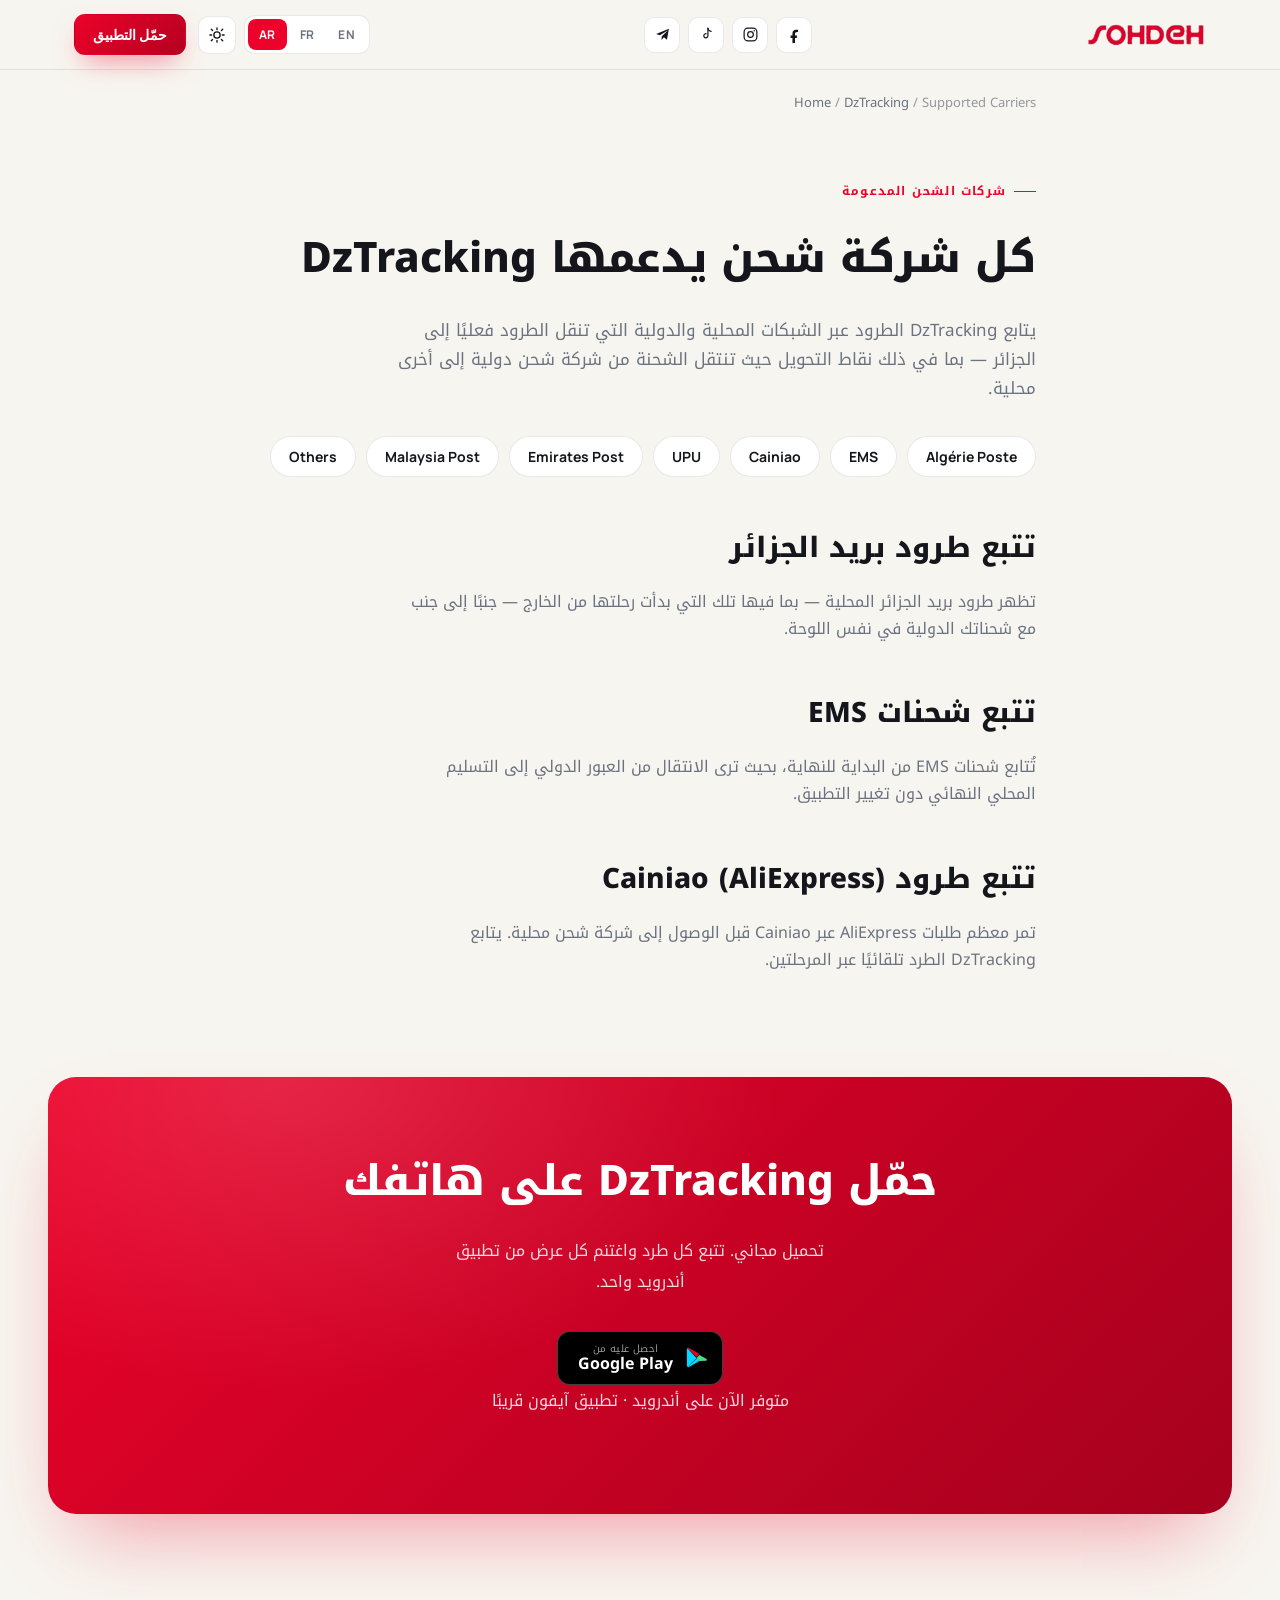
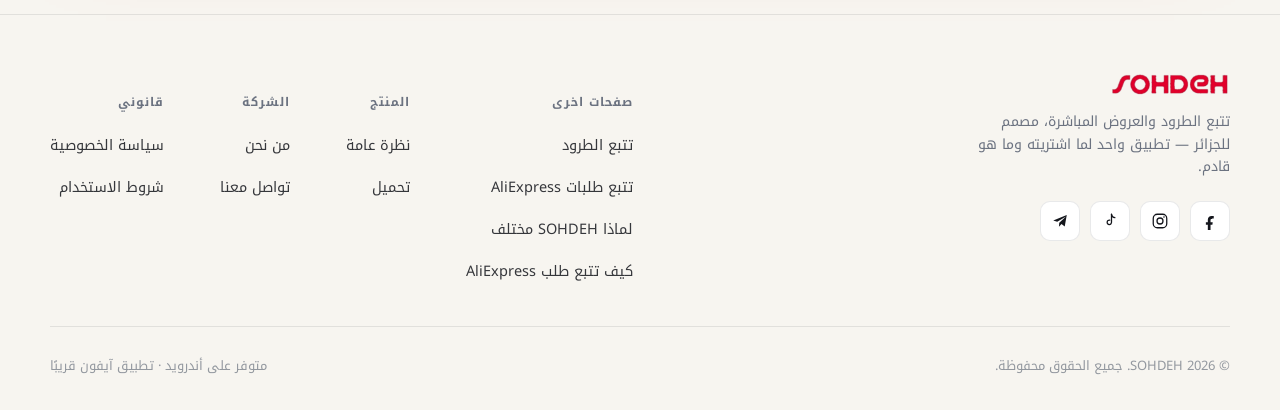
<file: DzTracking/supported-carriers.html>
<!DOCTYPE html>
<html lang="en" data-default-lang="en">
<head>
<meta charset="UTF-8">
<meta name="viewport" content="width=device-width, initial-scale=1.0">
<title>شركات الشحن المدعومة | DzTracking</title>
<meta name="description" content="تتبع طرودك من عدة شركات شحن دولية ومحلية في الجزائر، بما في ذلك بريد الجزائر وEMS وCainiao وUPU وEmirates Post وMalaysia Post.">
<link rel="canonical" href="https://sohdeh.app/dztracking/supported-carriers.html">
<link rel="icon" type="image/png" href="/assets/favicon.png">
<link rel="preconnect" href="https://fonts.googleapis.com">
<link rel="preconnect" href="https://fonts.gstatic.com" crossorigin>
<link href="https://fonts.googleapis.com/css2?family=Manrope:wght@500;700;800&family=Inter:wght@400;500;600&family=JetBrains+Mono:wght@500;700&family=Noto+Kufi+Arabic:wght@500;700;800&display=swap" rel="stylesheet">
<link rel="stylesheet" href="/assets/site.css">
<script type="application/ld+json">
{
  "@context": "https://schema.org",
  "@type": "ItemList",
  "name": "Carriers supported by DzTracking",
  "itemListElement": [
    {"@type":"ListItem","position":1,"name":"Algérie Poste"},
    {"@type":"ListItem","position":2,"name":"EMS"},
    {"@type":"ListItem","position":3,"name":"Cainiao"},
    {"@type":"ListItem","position":4,"name":"UPU"},
    {"@type":"ListItem","position":5,"name":"Emirates Post"},
    {"@type":"ListItem","position":6,"name":"Malaysia Post"},
    {"@type":"ListItem","position":7,"name":"Others"},
  ]
}
</script>
</head>
<body>
<nav class="nav">
  <div class="nav-inner">
    <a href="/" class="nav-logo" aria-label="SOHDEH home"><img id="logo" src="/assets/logo.png" alt="SOHDEH Logo"></a>
    <div class="social-links nav-social" aria-label="Social media">
      <a class="social-btn" href="https://www.facebook.com/profile.php?id=100091282816160" aria-label="Facebook" target="_blank" rel="noopener">
        <svg viewBox="0 0 24 24" fill="none"><path d="M15 8.5h2V5.4c-.35-.05-1.55-.15-2.96-.15-2.93 0-4.94 1.84-4.94 5.23V13.5H6.5v3.5H9.1V24h3.6v-7h2.5l.4-3.5h-2.9V10.9c0-1.01.28-1.7 1.7-1.7z" fill="currentColor"/></svg>
      </a>
      <a class="social-btn" href="https://www.instagram.com/sohdehdz" aria-label="Instagram" target="_blank" rel="noopener">
        <svg viewBox="0 0 24 24" fill="none"><rect x="3" y="3" width="18" height="18" rx="5.5" stroke="currentColor" stroke-width="1.7"/><circle cx="12" cy="12" r="4" stroke="currentColor" stroke-width="1.7"/><circle cx="17.3" cy="6.7" r="1.1" fill="currentColor"/></svg>
      </a>
      <a class="social-btn" href="https://tiktok.com/@sohdeh_dz" aria-label="TikTok" target="_blank" rel="noopener">
        <svg viewBox="0 0 24 24" fill="none"><path d="M14 3v10.8a2.9 2.9 0 1 1-2.4-2.86" stroke="currentColor" stroke-width="1.7" stroke-linecap="round"/><path d="M14 3.2c.4 2.4 2.1 4.1 4.5 4.4" stroke="currentColor" stroke-width="1.7" stroke-linecap="round"/></svg>
      </a>
      <a class="social-btn" href="https://t.me/sohdeh_channel" aria-label="Telegram" target="_blank" rel="noopener">
        <svg viewBox="0 0 24 24" fill="none"><path d="M21 4 3 11.2l5.3 1.8L20 6l-9 8.4-.4 5.2L14 16l4.3 3.3L21 4z" fill="currentColor"/></svg>
      </a>
    </div>
    <div class="nav-right">
      <div class="nav-controls">
        <div class="lang-group" role="group" aria-label="Language">
          <button class="lang-btn active" data-lang="en" onclick="setLang('en')">EN</button>
          <button class="lang-btn" data-lang="fr" onclick="setLang('fr')">FR</button>
          <button class="lang-btn" data-lang="ar" onclick="setLang('ar')">AR</button>
        </div>
        <button class="theme-toggle" onclick="toggleTheme()" aria-label="Toggle dark and light mode">
          <svg id="theme-icon-sun" viewBox="0 0 24 24" fill="none" style="display:none;"><circle cx="12" cy="12" r="4.2" stroke="currentColor" stroke-width="1.8"/><path d="M12 2.5v2.4M12 19.1v2.4M4.4 4.4l1.7 1.7M17.9 17.9l1.7 1.7M2.5 12h2.4M19.1 12h2.4M4.4 19.6l1.7-1.7M17.9 6.1l1.7-1.7" stroke="currentColor" stroke-width="1.8" stroke-linecap="round"/></svg>
          <svg id="theme-icon-moon" viewBox="0 0 24 24" fill="none"><path d="M20 14.5A8.5 8.5 0 1 1 9.5 4a7 7 0 0 0 10.5 10.5z" stroke="currentColor" stroke-width="1.7" stroke-linejoin="round"/></svg>
        </button>
      </div>
      <a class="btn btn-primary nav-cta js-download-link" target="_blank" href="https://www.mediafire.com/file/8i7euxr56r3iymu/sohdeh_DzTrackingBeta.apk/file" data-i18n="nav.cta">Get the app</a>
    </div>
  </div>
</nav>

<div class="breadcrumbs"><a href="/">Home</a> / <a href="/dztracking/">DzTracking</a> / Supported Carriers</div>
<main>

<div class="page-hero">
  <span class="eyebrow-line" data-i18n="page.carriers.eyebrow">Supported Carriers</span>
  <h1 data-i18n="page.carriers.h1">Every carrier DzTracking supports</h1>
  <p class="lead" data-i18n="page.carriers.lead">DzTracking follows parcels across the local and international networks that actually move packages into Algeria — including the handoff points where a shipment switches from an international carrier to a local one.</p>
</div>
<div class="content-block">
  <div class="carrier-grid">
    <span class="carrier-chip">Algérie Poste</span>
    <span class="carrier-chip">EMS</span>
    <span class="carrier-chip">Cainiao</span>
    <span class="carrier-chip">UPU</span>
    <span class="carrier-chip">Emirates Post</span>
    <span class="carrier-chip">Malaysia Post</span>
    <span class="carrier-chip">Others</span>
  </div>
  <h2 data-i18n="page.carriers.h2.algerie">Track Algérie Poste packages</h2>
  <p data-i18n="page.carriers.algerie">Local Algérie Poste parcels — including ones that started their journey abroad — show up alongside your international shipments in the same dashboard.</p>
  <h2 data-i18n="page.carriers.h2.ems">Track EMS shipments</h2>
  <p data-i18n="page.carriers.ems">EMS shipments are tracked end-to-end, so you can see the handoff from international transit to final local delivery without switching apps.</p>
  <h2 data-i18n="page.carriers.h2.cainiao">Track Cainiao (AliExpress) parcels</h2>
  <p data-i18n="page.carriers.cainiao">Most AliExpress orders ship through Cainiao before reaching a local carrier. DzTracking follows the parcel through both legs automatically.</p>
</div>

</main>
<section class="section" id="download" style="padding-top:80px;">
  <div class="cta-banner">
    <h2 data-i18n="cta.title">Get DzTracking on your phone</h2>
    <p data-i18n="cta.desc">Free to download. Track every parcel and catch every deal from a single Android app.</p>
    <div class="cta-badge-row">
      <a class="dzt-play-badge js-download-link" target="_blank" href="https://www.mediafire.com/file/8i7euxr56r3iymu/sohdeh_DzTrackingBeta.apk/file" aria-label="Get DzTracking on Google Play">
        <svg viewBox="0 0 24 24"><path fill="#00d9ff" d="M3.6 2.3c-.4.3-.6.8-.6 1.4v16.6c0 .6.2 1.1.6 1.4l.1.1L13 12.7v-.2L3.7 2.3z"/><path fill="#4ade80" d="M16.1 15.7 13 12.6v-.2l3.1-3.1 7 4c1 .6 1 1.5 0 2.1z"/><path fill="#ec022a" d="M16.1 8.3 13 11.4 3.7 2.1c.4-.3 1-.3 1.6 0z"/><path fill="#00d9ff" d="M16.1 15.7 5.3 21.9c-.6.3-1.2.3-1.6 0l10.4-9.3z"/></svg>
         <span class="dzt-play-badge-text"><small style="color:rgba(255,255,255,.6);" data-i18n="badge.get_it_on">GET IT ON</small><strong data-i18n="badge.google_play">Google Play</strong></span>
      </a>
    </div>
    <p class="cta-android-note" data-i18n="hero.note">Available now for Android · iOS coming later</p>
  </div>
</section>

<footer>
  <div class="footer-inner">
    <div class="footer-top">
      <div class="footer-brand">
        <a href="/" class="nav-logo" aria-label="SOHDEH home"><img id="logo" src="/assets/logo.png" alt="SOHDEH Logo"></a>
        <p data-i18n="footer.tagline">Parcel tracking and live deals, built for Algeria — one app for what you bought and what's coming.</p>
        <div class="social-links footer-social" aria-label="Social media">
          <a class="social-btn" href="https://www.facebook.com/profile.php?id=100091282816160" aria-label="Facebook" target="_blank" rel="noopener">
            <svg viewBox="0 0 24 24" fill="none"><path d="M15 8.5h2V5.4c-.35-.05-1.55-.15-2.96-.15-2.93 0-4.94 1.84-4.94 5.23V13.5H6.5v3.5H9.1V24h3.6v-7h2.5l.4-3.5h-2.9V10.9c0-1.01.28-1.7 1.7-1.7z" fill="currentColor"/></svg>
          </a>
          <a class="social-btn" href="https://www.instagram.com/sohdehdz" aria-label="Instagram" target="_blank" rel="noopener">
            <svg viewBox="0 0 24 24" fill="none"><rect x="3" y="3" width="18" height="18" rx="5.5" stroke="currentColor" stroke-width="1.7"/><circle cx="12" cy="12" r="4" stroke="currentColor" stroke-width="1.7"/><circle cx="17.3" cy="6.7" r="1.1" fill="currentColor"/></svg>
          </a>
          <a class="social-btn" href="https://tiktok.com/@sohdeh_dz" aria-label="TikTok" target="_blank" rel="noopener">
            <svg viewBox="0 0 24 24" fill="none"><path d="M14 3v10.8a2.9 2.9 0 1 1-2.4-2.86" stroke="currentColor" stroke-width="1.7" stroke-linecap="round"/><path d="M14 3.2c.4 2.4 2.1 4.1 4.5 4.4" stroke="currentColor" stroke-width="1.7" stroke-linecap="round"/></svg>
          </a>
          <a class="social-btn" href="https://t.me/sohdeh_channel" aria-label="Telegram" target="_blank" rel="noopener">
            <svg viewBox="0 0 24 24" fill="none"><path d="M21 4 3 11.2l5.3 1.8L20 6l-9 8.4-.4 5.2L14 16l4.3 3.3L21 4z" fill="currentColor"/></svg>
          </a>
        </div>
      </div>
      <div class="footer-cols">
        <div class="footer-col">
          <h5 data-i18n="footer.col.pages">Autre pages</h5>
          <ul>
           <li><a data-i18n="footer.link.parcel-tracking" href="/dztracking/parcel-tracking.html">Parcel Tracking</a></li>
            <li><a data-i18n="footer.link.aliexpress-tracking" href="/dztracking/aliexpress-tracking.html">AliExpress Tracking</a></li>
            <li><a data-i18n="footer.link.why-different" href="/dztracking/why-different.html">Why SOHDEH is different</a></li>
            <li><a data-i18n="footer.link.how-to-track-aliexpress-order" href="/dztracking/how-to-track-aliexpress-order.html">How to track an AliExpress order</a></li>
          </ul>
        </div>
        <div class="footer-col">
          <h5 data-i18n="footer.col.product">Product</h5>
          <ul>
            <li><a onclick="openModal('overview')" data-i18n="footer.link.overview">Overview</a></li>
            <li><a class="js-download-link" target="_blank" href="https://www.mediafire.com/file/8i7euxr56r3iymu/sohdeh_DzTrackingBeta.apk/file" data-i18n="footer.link.download">Download</a></li>
          </ul>
        </div>
        <div class="footer-col">
          <h5 data-i18n="footer.col.company">Company</h5>
          <ul>
            <li><a onclick="openModal('about')" data-i18n="footer.link.about">About</a></li>
            <li><a onclick="openModal('contact')" data-i18n="footer.link.contact">Contact</a></li>
          </ul>
        </div>
        <div class="footer-col">
          <h5 data-i18n="footer.col.legal">Legal</h5>
          <ul>
            <li><a href="privacy-policy.html" data-i18n="footer.link.privacy">Privacy policy</a></li>
            <li><a onclick="openModal('terms')" data-i18n="footer.link.terms">Terms of use</a></li>
          </ul>
        </div>
      </div>
    </div>
    <div class="footer-bottom">
      <span data-i18n="footer.copyright">© 2026 SOHDEH. All rights reserved.</span>
      <span data-i18n="footer.availability">Available on Android · iOS coming later</span>
    </div>
  </div>
</footer>
<div id="info-modal" class="modal-overlay" onclick="closeModal(event)">
  <div class="modal-card" onclick="event.stopPropagation()">
    <div class="modal-header">
      <h3 id="modal-title" class="modal-title">Title</h3>
      <button class="modal-close" onclick="closeModal(null)">&times;</button>
    </div>
    <div id="modal-body" class="modal-body">
      Content goes here...
    </div>
  </div>
</div>

<script src="/assets/site.js"></script>
</body>
</html>
</file>
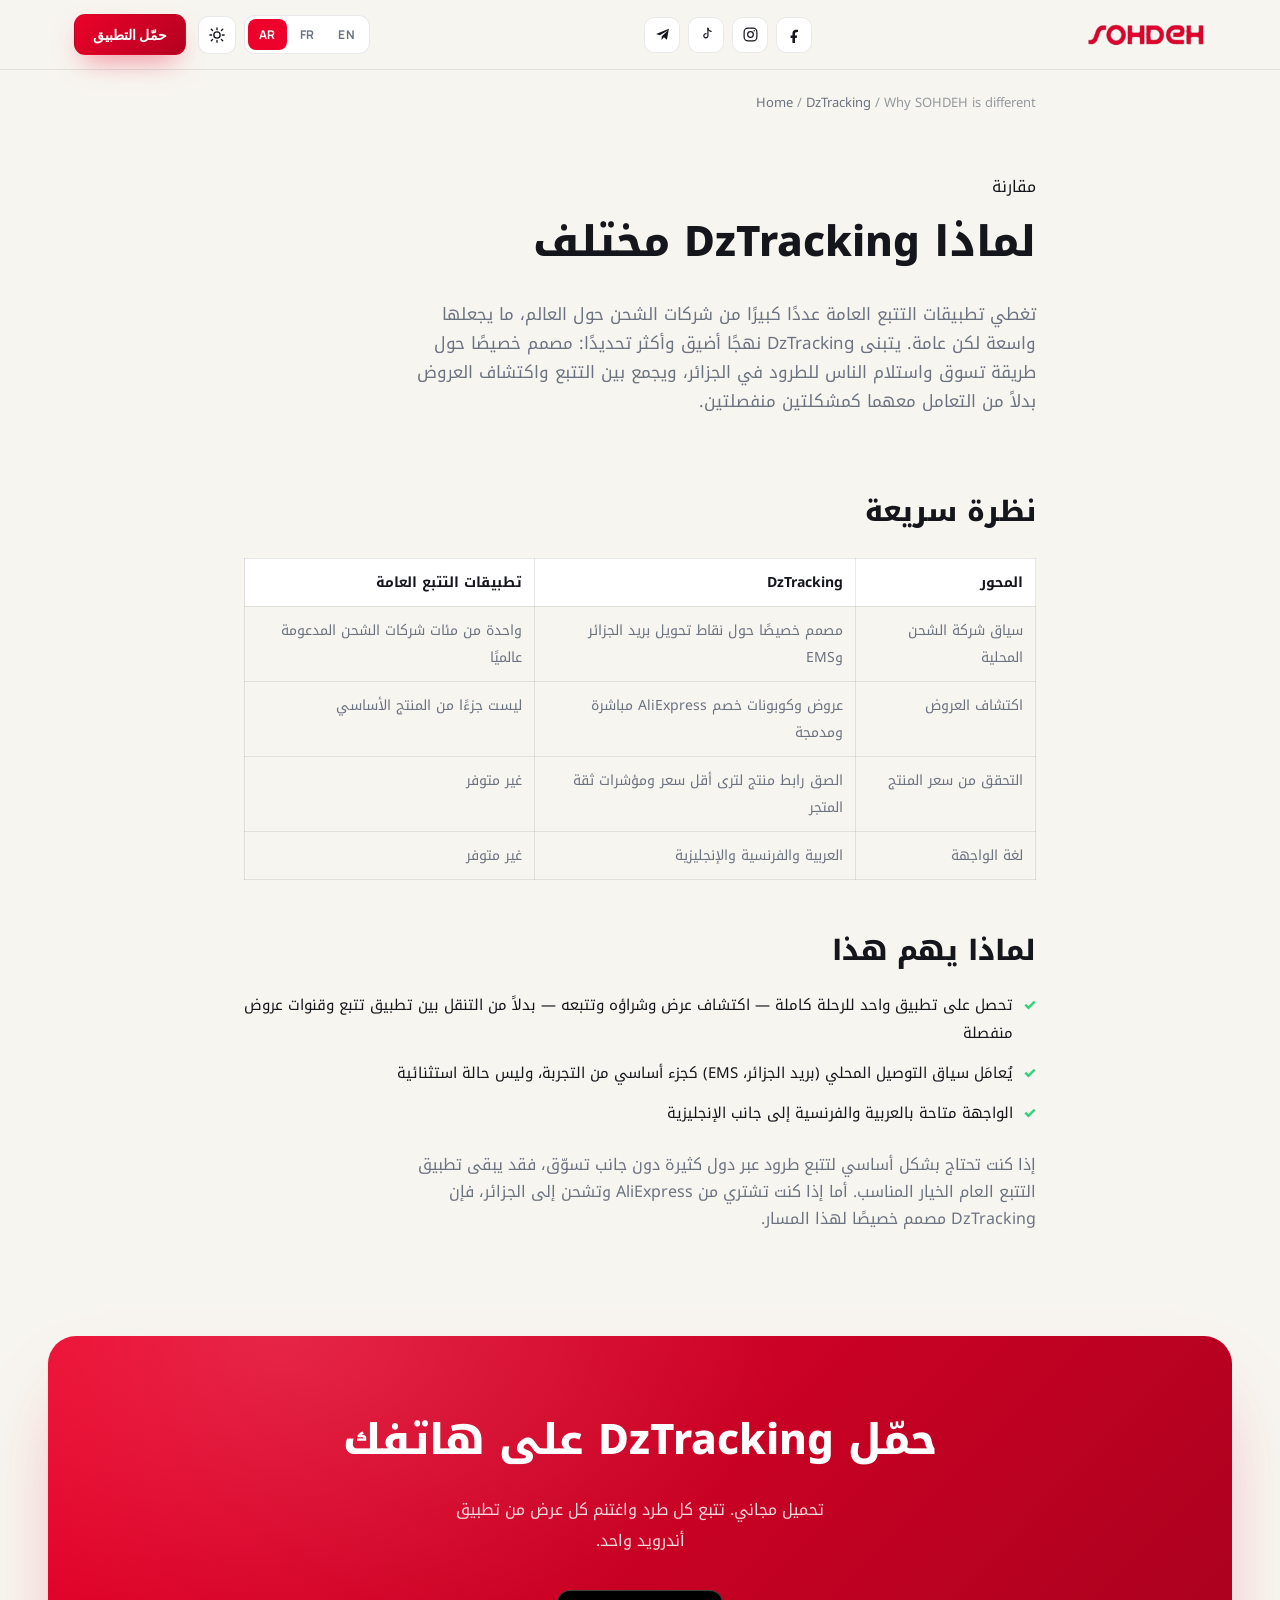
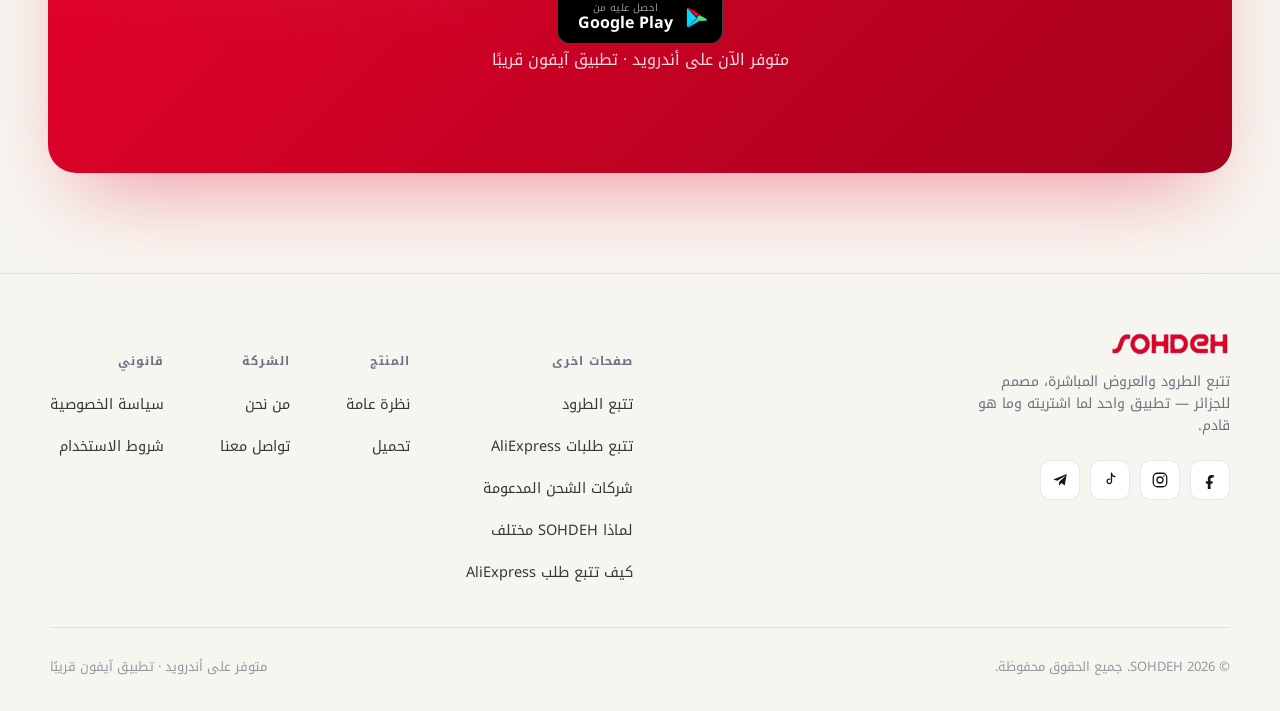
<file: DzTracking/why-different.html>
<!DOCTYPE html>
<html lang="en" data-default-lang="en">
<head>
<meta charset="UTF-8">
<meta name="viewport" content="width=device-width, initial-scale=1.0">
<title>لماذا DzTracking مختلف | DzTracking</title>
<meta name="description" content="لماذا DzTracking مختلف عن تطبيقات تتبع الطرود العامة؟ DzTracking مصمم خصيصًا لتجربة التسوق في الجزائر، مع التركيز على عروض علي إكسبريس وتتبع طرود بريد الجزائر و EMS.">
<link rel="canonical" href="https://sohdeh.app/dztracking/why-different.html">
<link rel="icon" type="image/png" href="/assets/favicon.png">
<link rel="preconnect" href="https://fonts.googleapis.com">
<link rel="preconnect" href="https://fonts.gstatic.com" crossorigin>
<link href="https://fonts.googleapis.com/css2?family=Manrope:wght@500;700;800&family=Inter:wght@400;500;600&family=JetBrains+Mono:wght@500;700&family=Noto+Kufi+Arabic:wght@500;700;800&display=swap" rel="stylesheet">
<link rel="stylesheet" href="/assets/site.css">
<script type="application/ld+json">
{
  "@context": "https://schema.org",
  "@type": "WebPage",
  "name": "Why DzTracking Is Different",
  "url": "https://sohdeh.app/dztracking/why-different.html",
  "about": { "@type": "MobileApplication", "name": "DzTracking" },
  "isPartOf": { "@type": "WebSite", "name": "DzTracking", "url": "https://sohdeh.app/" }
}
</script>
</head>
<body>
<nav class="nav">
  <div class="nav-inner">
    <a href="/" class="nav-logo" aria-label="SOHDEH home"><img id="logo" src="/assets/logo.png" alt="SOHDEH Logo"></a>
    <div class="social-links nav-social" aria-label="Social media">
      <a class="social-btn" href="https://www.facebook.com/profile.php?id=100091282816160" aria-label="Facebook" target="_blank" rel="noopener">
        <svg viewBox="0 0 24 24" fill="none"><path d="M15 8.5h2V5.4c-.35-.05-1.55-.15-2.96-.15-2.93 0-4.94 1.84-4.94 5.23V13.5H6.5v3.5H9.1V24h3.6v-7h2.5l.4-3.5h-2.9V10.9c0-1.01.28-1.7 1.7-1.7z" fill="currentColor"/></svg>
      </a>
      <a class="social-btn" href="https://www.instagram.com/sohdehdz" aria-label="Instagram" target="_blank" rel="noopener">
        <svg viewBox="0 0 24 24" fill="none"><rect x="3" y="3" width="18" height="18" rx="5.5" stroke="currentColor" stroke-width="1.7"/><circle cx="12" cy="12" r="4" stroke="currentColor" stroke-width="1.7"/><circle cx="17.3" cy="6.7" r="1.1" fill="currentColor"/></svg>
      </a>
      <a class="social-btn" href="https://tiktok.com/@sohdeh_dz" aria-label="TikTok" target="_blank" rel="noopener">
        <svg viewBox="0 0 24 24" fill="none"><path d="M14 3v10.8a2.9 2.9 0 1 1-2.4-2.86" stroke="currentColor" stroke-width="1.7" stroke-linecap="round"/><path d="M14 3.2c.4 2.4 2.1 4.1 4.5 4.4" stroke="currentColor" stroke-width="1.7" stroke-linecap="round"/></svg>
      </a>
      <a class="social-btn" href="https://t.me/sohdeh_channel" aria-label="Telegram" target="_blank" rel="noopener">
        <svg viewBox="0 0 24 24" fill="none"><path d="M21 4 3 11.2l5.3 1.8L20 6l-9 8.4-.4 5.2L14 16l4.3 3.3L21 4z" fill="currentColor"/></svg>
      </a>
    </div>
    <div class="nav-right">
      <div class="nav-controls">
        <div class="lang-group" role="group" aria-label="Language">
          <button class="lang-btn active" data-lang="en" onclick="setLang('en')">EN</button>
          <button class="lang-btn" data-lang="fr" onclick="setLang('fr')">FR</button>
          <button class="lang-btn" data-lang="ar" onclick="setLang('ar')">AR</button>
        </div>
        <button class="theme-toggle" onclick="toggleTheme()" aria-label="Toggle dark and light mode">
          <svg id="theme-icon-sun" viewBox="0 0 24 24" fill="none" style="display:none;"><circle cx="12" cy="12" r="4.2" stroke="currentColor" stroke-width="1.8"/><path d="M12 2.5v2.4M12 19.1v2.4M4.4 4.4l1.7 1.7M17.9 17.9l1.7 1.7M2.5 12h2.4M19.1 12h2.4M4.4 19.6l1.7-1.7M17.9 6.1l1.7-1.7" stroke="currentColor" stroke-width="1.8" stroke-linecap="round"/></svg>
          <svg id="theme-icon-moon" viewBox="0 0 24 24" fill="none"><path d="M20 14.5A8.5 8.5 0 1 1 9.5 4a7 7 0 0 0 10.5 10.5z" stroke="currentColor" stroke-width="1.7" stroke-linejoin="round"/></svg>
        </button>
      </div>
      <a class="btn btn-primary nav-cta js-download-link" target="_blank" href="https://www.mediafire.com/file/8i7euxr56r3iymu/sohdeh_DzTrackingBeta.apk/file" data-i18n="nav.cta">Get the app</a>
    </div>
  </div>
</nav>

<div class="breadcrumbs"><a href="/">Home</a> / <a href="/dztracking/">DzTracking</a> / Why SOHDEH is different</div>
<main>

<div class="page-hero">
  <span data-i18n="page.whydiff.eyebrow">Comparison</span>
  <h1 data-i18n="page.whydiff.h1">Why DzTracking is different</h1>
  <p data-i18n="page.whydiff.lead" class="lead">General-purpose trackers like cover a huge number of carriers worldwide, which makes them broad but generic. DzTracking takes a narrower, more opinionated approach: it's built specifically around how people in Algeria shop and receive parcels, and it pairs tracking with deal discovery instead of treating them as separate problems.</p>
</div>
<div class="content-block">
  <h2 data-i18n="page.whydiff.h2.glance">At a glance</h2>
  <table class="compare">
    <tr><th data-i18n="page.whydiff.th.focus">Focus</th><th data-i18n="page.whydiff.th.sohdeh">DzTracking</th><th data-i18n="page.whydiff.th.general">General trackers</th></tr>
    <tr><td data-i18n="page.whydiff.row1.label">Local carrier context</td><td data-i18n="page.whydiff.row1.sohdeh">Built around Algérie Poste and EMS handoffs specifically</td><td data-i18n="page.whydiff.row1.general">One of hundreds of supported carriers worldwide</td></tr>
    <tr><td data-i18n="page.whydiff.row2.label">Deal discovery</td><td data-i18n="page.whydiff.row2.sohdeh">Live AliExpress deals and discount codes built in</td><td data-i18n="page.whydiff.row2.general">Not part of the core product</td></tr>
    <tr><td data-i18n="page.whydiff.row3.label">Product price check</td><td data-i18n="page.whydiff.row3.sohdeh">Paste a product link to see lowest price and store trust signals</td><td data-i18n="page.whydiff.row3.general">Not offered</td></tr>
    <tr><td data-i18n="page.whydiff.row4.label">Interface language</td><td data-i18n="page.whydiff.row4.sohdeh">Arabic, French and English</td><td data-i18n="page.whydiff.row3.general">Varies by app</td></tr>
  </table>
  <h2 data-i18n="page.whydiff.h2.matters">Why it matters</h2>
  <ul class="check-list">
    <li data-i18n="page.whydiff.m1">You get one app for the full loop — spotting a deal, buying it, and tracking it — instead of switching between a tracking app and separate deal channels</li>
    <li data-i18n="page.whydiff.m2">Local delivery context (Algérie Poste, EMS) is treated as a first-class part of the experience, not an edge case</li>
    <li data-i18n="page.whydiff.m3">The interface is available in Arabic and French alongside English</li>
  </ul>
  <p  data-i18n="page.whydiff.closing">If you mainly need to track parcels across many countries with no shopping component, a general tracker may still be the right tool. If you're buying from AliExpress and shipping into Algeria, DzTracking is built around exactly that path.</p>
</div>

</main>
<section class="section" id="download" style="padding-top:80px;">
  <div class="cta-banner">
    <h2 data-i18n="cta.title">Get DzTracking on your phone</h2>
    <p data-i18n="cta.desc">Free to download. Track every parcel and catch every deal from a single Android app.</p>
    <div class="cta-badge-row">
      <a class="dzt-play-badge js-download-link" target="_blank" href="https://www.mediafire.com/file/8i7euxr56r3iymu/sohdeh_DzTrackingBeta.apk/file" aria-label="Get DzTracking on Google Play">
        <svg viewBox="0 0 24 24"><path fill="#00d9ff" d="M3.6 2.3c-.4.3-.6.8-.6 1.4v16.6c0 .6.2 1.1.6 1.4l.1.1L13 12.7v-.2L3.7 2.3z"/><path fill="#4ade80" d="M16.1 15.7 13 12.6v-.2l3.1-3.1 7 4c1 .6 1 1.5 0 2.1z"/><path fill="#ec022a" d="M16.1 8.3 13 11.4 3.7 2.1c.4-.3 1-.3 1.6 0z"/><path fill="#00d9ff" d="M16.1 15.7 5.3 21.9c-.6.3-1.2.3-1.6 0l10.4-9.3z"/></svg>
         <span class="dzt-play-badge-text"><small style="color:rgba(255,255,255,.6);" data-i18n="badge.get_it_on">GET IT ON</small><strong data-i18n="badge.google_play">Google Play</strong></span>
      </a>
    </div>
    <p class="cta-android-note" data-i18n="hero.note">Available now for Android · iOS coming later</p>
  </div>
</section>

<footer>
  <div class="footer-inner">
    <div class="footer-top">
      <div class="footer-brand">
        <a href="/" class="nav-logo" aria-label="SOHDEH home"><img id="logo" src="/assets/logo.png" alt="SOHDEH Logo"></a>
        <p data-i18n="footer.tagline">Parcel tracking and live deals, built for Algeria — one app for what you bought and what's coming.</p>
        <div class="social-links footer-social" aria-label="Social media">
          <a class="social-btn" href="https://www.facebook.com/profile.php?id=100091282816160" aria-label="Facebook" target="_blank" rel="noopener">
            <svg viewBox="0 0 24 24" fill="none"><path d="M15 8.5h2V5.4c-.35-.05-1.55-.15-2.96-.15-2.93 0-4.94 1.84-4.94 5.23V13.5H6.5v3.5H9.1V24h3.6v-7h2.5l.4-3.5h-2.9V10.9c0-1.01.28-1.7 1.7-1.7z" fill="currentColor"/></svg>
          </a>
          <a class="social-btn" href="https://www.instagram.com/sohdehdz" aria-label="Instagram" target="_blank" rel="noopener">
            <svg viewBox="0 0 24 24" fill="none"><rect x="3" y="3" width="18" height="18" rx="5.5" stroke="currentColor" stroke-width="1.7"/><circle cx="12" cy="12" r="4" stroke="currentColor" stroke-width="1.7"/><circle cx="17.3" cy="6.7" r="1.1" fill="currentColor"/></svg>
          </a>
          <a class="social-btn" href="https://tiktok.com/@sohdeh_dz" aria-label="TikTok" target="_blank" rel="noopener">
            <svg viewBox="0 0 24 24" fill="none"><path d="M14 3v10.8a2.9 2.9 0 1 1-2.4-2.86" stroke="currentColor" stroke-width="1.7" stroke-linecap="round"/><path d="M14 3.2c.4 2.4 2.1 4.1 4.5 4.4" stroke="currentColor" stroke-width="1.7" stroke-linecap="round"/></svg>
          </a>
          <a class="social-btn" href="https://t.me/sohdeh_channel" aria-label="Telegram" target="_blank" rel="noopener">
            <svg viewBox="0 0 24 24" fill="none"><path d="M21 4 3 11.2l5.3 1.8L20 6l-9 8.4-.4 5.2L14 16l4.3 3.3L21 4z" fill="currentColor"/></svg>
          </a>
        </div>
      </div>
      <div class="footer-cols">
        <div class="footer-col">
          <h5 data-i18n="footer.col.pages">Autre pages</h5>
          <ul>
           <li><a data-i18n="footer.link.parcel-tracking" href="/dztracking/parcel-tracking.html">Parcel Tracking</a></li>
            <li><a data-i18n="footer.link.aliexpress-tracking" href="/dztracking/aliexpress-tracking.html">AliExpress Tracking</a></li>
            <li><a data-i18n="footer.link.supported-carriers" href="/dztracking/supported-carriers.html">Supported Carriers</a></li>
            <li><a data-i18n="footer.link.why-different" href="/dztracking/why-different.html">Why SOHDEH is different</a></li>
            <li><a data-i18n="footer.link.how-to-track-aliexpress-order" href="/dztracking/how-to-track-aliexpress-order.html">How to track an AliExpress order</a></li>
          </ul>
        </div>
        <div class="footer-col">
          <h5 data-i18n="footer.col.product">Product</h5>
          <ul>
            <li><a onclick="openModal('overview')" data-i18n="footer.link.overview">Overview</a></li>
            <li><a class="js-download-link" target="_blank" href="https://www.mediafire.com/file/8i7euxr56r3iymu/sohdeh_DzTrackingBeta.apk/file" data-i18n="footer.link.download">Download</a></li>
          </ul>
        </div>
        <div class="footer-col">
          <h5 data-i18n="footer.col.company">Company</h5>
          <ul>
            <li><a onclick="openModal('about')" data-i18n="footer.link.about">About</a></li>
            <li><a onclick="openModal('contact')" data-i18n="footer.link.contact">Contact</a></li>
          </ul>
        </div>
        <div class="footer-col">
          <h5 data-i18n="footer.col.legal">Legal</h5>
          <ul>
            <li><a href="privacy-policy.html" data-i18n="footer.link.privacy">Privacy policy</a></li>
            <li><a onclick="openModal('terms')" data-i18n="footer.link.terms">Terms of use</a></li>
          </ul>
        </div>
      </div>
    </div>
    <div class="footer-bottom">
      <span data-i18n="footer.copyright">© 2026 SOHDEH. All rights reserved.</span>
      <span data-i18n="footer.availability">Available on Android · iOS coming later</span>
    </div>
  </div>
</footer>
<div id="info-modal" class="modal-overlay" onclick="closeModal(event)">
  <div class="modal-card" onclick="event.stopPropagation()">
    <div class="modal-header">
      <h3 id="modal-title" class="modal-title">Title</h3>
      <button class="modal-close" onclick="closeModal(null)">&times;</button>
    </div>
    <div id="modal-body" class="modal-body">
      Content goes here...
    </div>
  </div>
</div>

<script src="/assets/site.js"></script>
</body>
</html>
</file>
<file: assets/site.css>
:root{
    --red:#EC022A;
    --red-dim:#8a0018;
    --ember:#FF8A3D;
    --green:#33D17A;

    --ink:#0A0D16;
    --ink-2:#0d101c;
    --surface:#121728;
    --surface-2:#171d30;
    --line:rgba(255,255,255,.08);
    --paper:#F5F3EE;
    --muted:#8B93A7;
    --muted-dim:#5c6478;
    --nav-bg:rgba(10,13,22,.72);
    --phone-bg:#0a0a0a;
    --shadow-strong: rgba(0,0,0,.65);
    --shadow-soft: rgba(0,0,0,.5);
  }
  html[data-theme="light"]{
    --ink:#F7F5F0;
    --ink-2:#FFFFFF;
    --surface:#FFFFFF;
    --surface-2:#F0EDE6;
    --line:rgba(10,13,22,.09);
    --paper:#14161C;
    --muted:#6b7280;
    --muted-dim:#93989f;
    --nav-bg:rgba(247,245,240,.78);
    --phone-bg:#0a0a0a;
    --shadow-strong: rgba(20,22,25,.16);
    --shadow-soft: rgba(20,22,25,.1);
  }
  *{box-sizing:border-box;}
  html{scroll-behavior:smooth;}
  body{
    margin:0;
    background:var(--ink);
    color:var(--paper);
    font-family:'Inter',ui-sans-serif,system-ui,sans-serif;
    -webkit-font-smoothing:antialiased;
    transition:background .25s ease, color .25s ease;
  }
  html[lang="ar"] body{font-family:'Noto Kufi Arabic','Inter',ui-sans-serif,sans-serif;}
  #logo{width:120px;object-fit:contain;object-position:center;}
  h1,h2,h3,.display{
    font-family:'Manrope',ui-sans-serif,sans-serif;
    letter-spacing:-.02em;
    margin:0;
  }
  html[lang="ar"] h1, html[lang="ar"] h2, html[lang="ar"] h3, html[lang="ar"] .display{
    font-family:'Noto Kufi Arabic','Manrope',sans-serif;
    letter-spacing:0;
  }
  .mono{font-family:'JetBrains Mono',monospace;}
  img{max-width:100%;display:block;}
  a{color:inherit;text-decoration:none;}
  .wrap{max-width:1180px;margin:0 auto;padding:0 24px;}
  .btn{
    display:inline-flex;align-items:center;gap:10px;
    padding:14px 24px;border-radius:14px;
    font-family:'Manrope',sans-serif;font-weight:700;font-size:15px;
    border:1px solid transparent;cursor:pointer;
    transition:transform .18s ease, box-shadow .18s ease, border-color .18s ease, background .18s ease;
  }
  .btn:hover{transform:translateY(-2px);}
  .btn:focus-visible{outline:2px solid var(--red);outline-offset:3px;}
  .btn-primary{
    background:linear-gradient(135deg,var(--red),#b40120);
    color:#fff;
    box-shadow:0 12px 28px -10px rgba(236,2,42,.55);
  }
  .btn-primary:hover{box-shadow:0 18px 34px -10px rgba(236,2,42,.7);}

  /* ---------- NAV ---------- */
  .nav{
    position:sticky;top:0;z-index:50;
    background:var(--nav-bg);
    backdrop-filter:blur(14px);
    border-bottom:1px solid var(--line);
  }
  .nav-inner{
    max-width:1180px;margin:0 auto;padding:14px 24px;
    display:flex;align-items:center;justify-content:space-between;gap:16px;flex-wrap:wrap;
  }
  .nav-logo{
    font-family:'Manrope',sans-serif;font-weight:800;font-size:21px;
    color:var(--red);letter-spacing:-.01em;
  }
  .nav-right{display:flex;align-items:center;gap:12px;flex-wrap:wrap;}
  .nav-controls{display:flex;align-items:center;gap:8px;}
  .lang-group{
    display:flex;align-items:center;gap:2px;
    background:var(--surface);border:1px solid var(--line);border-radius:11px;padding:3px;
  }
  .lang-btn{
    font-family:'Manrope',sans-serif;font-weight:700;font-size:12px;letter-spacing:.03em;
    padding:7px 11px;border-radius:8px;border:none;background:transparent;color:var(--muted);
    cursor:pointer;transition:background .15s ease,color .15s ease;
  }
  .lang-btn.active{background:var(--red);color:#fff;}
  .lang-btn:hover:not(.active){color:var(--paper);}
  .theme-toggle{
    width:38px;height:38px;border-radius:10px;border:1px solid var(--line);background:var(--surface);
    display:flex;align-items:center;justify-content:center;cursor:pointer;color:var(--paper);
    transition:border-color .15s ease, background .15s ease;
    flex:none;
  }
  .theme-toggle:hover{border-color:rgba(236,2,42,.4);}
  .theme-toggle svg{width:18px;height:18px;}
  .nav-cta{padding:10px 18px;font-size:14px;border-radius:11px;}

  .social-links{display:flex;align-items:center;gap:8px;}
  .social-btn{
    width:36px;height:36px;border-radius:10px;flex:none;
    display:flex;align-items:center;justify-content:center;
    background:var(--surface);border:1px solid var(--line);color:var(--paper);
    transition:border-color .15s ease,color .15s ease,transform .15s ease;
  }
  .social-btn:hover{border-color:var(--red);color:var(--red);transform:translateY(-2px);}
  .social-btn svg{width:17px;height:17px;}
  .footer-social{display:flex;gap:10px;margin-top:22px;}
  .footer-social .social-btn{width:40px;height:40px;}
  .footer-social .social-btn svg{width:18px;height:18px;}

  /* ================= HERO ================= */
  #dzt-showcase{
    position:relative;
    overflow:hidden;
    padding:64px 24px 72px;
    background:
      radial-gradient(60% 50% at 18% 8%, rgba(236,2,42,.24), transparent 60%),
      radial-gradient(55% 45% at 88% 18%, rgba(255,138,61,.10), transparent 60%),
      linear-gradient(180deg,var(--ink) 0%,var(--ink-2) 55%,var(--ink) 100%);
    isolation:isolate;
  }
  html[data-theme="light"] #dzt-showcase{
    background:
      radial-gradient(60% 50% at 18% 8%, rgba(236,2,42,.10), transparent 60%),
      radial-gradient(55% 45% at 88% 18%, rgba(255,138,61,.08), transparent 60%),
      linear-gradient(180deg,var(--ink) 0%,var(--ink-2) 55%,var(--ink) 100%);
  }
  .dzt-inner{
    max-width:1180px;margin:0 auto;
    display:grid;grid-template-columns:1fr 1.15fr;gap:56px;align-items:center;
  }
  .dzt-copy{color:var(--paper);}
  .dzt-brand{display:inline-flex;align-items:center;gap:12px;margin-bottom:26px;}
  .dzt-logo-fallback{ 
    width:100px;height:100px; 
    flex:none;
    display:flex;align-items:center;justify-content:center;
   
  }
  #logo_img{
    width:80px;height:80px; 
    border-radius:50%;
  }
  .dzt-brand-name{
    font-family:'Manrope',sans-serif;font-weight:700;font-size:14px;
    letter-spacing:.02em;color:var(--muted);
  }
  .dzt-brand-name b{color:var(--paper);}
  .dzt-eyebrow{
    display:inline-flex;align-items:center;gap:8px;
    font-size:12px;font-weight:700;letter-spacing:.08em;text-transform:uppercase;
    color:var(--ember);background:rgba(255,138,61,.08);
    border:1px solid rgba(255,138,61,.28);padding:6px 13px;border-radius:99px;margin-bottom:20px;
  }
  .dzt-eyebrow::before{content:"";width:6px;height:6px;border-radius:50%;background:var(--ember);box-shadow:0 0 0 4px rgba(255,138,61,.18);}
  .dzt-h2{
    font-weight:800;font-size:clamp(32px,4.2vw,48px);line-height:1.08;
    letter-spacing:-.03em;margin:0 0 20px;
  }
  html[lang="ar"] .dzt-h2{letter-spacing:0;line-height:1.3;}
  .dzt-h2 em{
    font-style:normal;
    background:linear-gradient(90deg,var(--red),#ff6b6b);
    -webkit-background-clip:text;background-clip:text;color:transparent;
  }
  .dzt-desc{font-size:17px;line-height:1.7;color:var(--muted);max-width:46ch;margin:0 0 32px;}
  .dzt-badge-row{display:flex;flex-wrap:wrap;gap:14px;align-items:center;}
  .dzt-play-badge{
    display:inline-flex;align-items:center;gap:11px;
    background:#000;border:1px solid rgba(255,255,255,.15);color:#fff;
    padding:11px 20px 11px 15px;border-radius:13px;
    transition:transform .18s ease,border-color .18s ease;
  }
  html[dir="rtl"] .dzt-play-badge{padding:11px 15px 11px 20px;}
  .dzt-play-badge:hover{transform:translateY(-2px);border-color:rgba(255,255,255,.35);}
  .dzt-play-badge svg{width:23px;height:23px;flex:none;}
  .dzt-play-badge-text{display:flex;flex-direction:column;line-height:1.15;}
  .dzt-play-badge-text small{font-size:10px;color:#a0a0a0;letter-spacing:.04em;}
  .dzt-play-badge-text strong{font-size:16px;font-family:'Manrope',sans-serif;}
  html[lang="ar"] .dzt-play-badge-text strong{font-family:'Noto Kufi Arabic',sans-serif;}
  .dzt-android-note{font-size:13px;color:var(--muted-dim);margin-top:16px;}

  .dzt-phones{position:relative;height:520px;display:flex;align-items:center;justify-content:center;}
  .dzt-phone{
    position:absolute;width:210px;aspect-ratio:9/19.5;border-radius:32px;
    background:var(--phone-bg);padding:9px;
    box-shadow:0 30px 60px -20px var(--shadow-strong),0 0 0 1px rgba(255,255,255,.06);
    transition:transform .4s cubic-bezier(.22,1,.36,1);
  }
  .dzt-phone::before{
    content:"";position:absolute;top:9px;left:50%;transform:translateX(-50%);
    width:80px;height:20px;background:var(--phone-bg);border-radius:0 0 13px 13px;z-index:2;
  }
  .dzt-phone-screen{width:100%;height:100%;border-radius:24px;overflow:hidden;background:var(--surface-2);position:relative;}
  .dzt-phone-screen img{width:100%;height:100%;object-fit:cover;object-position:top;display:block;}
  .dzt-phone-left{transform:rotate(-13deg) translate(-104px,20px) scale(.88);z-index:1;}
  .dzt-phone-right{transform:rotate(13deg) translate(104px,20px) scale(.88);z-index:1;}
  .dzt-phone-center{transform:translateY(-16px) scale(1);z-index:2;}
  .dzt-phones:hover .dzt-phone-left{transform:rotate(-8deg) translate(-120px,8px) scale(.9);}
  .dzt-phones:hover .dzt-phone-right{transform:rotate(8deg) translate(120px,8px) scale(.9);}
  .dzt-phones:hover .dzt-phone-center{transform:translateY(-24px) scale(1.02);}

  /* ---------- SECTION SHARED ---------- */
  .section{padding:100px 24px;}
  .eyebrow-line{
    display:inline-flex;align-items:center;gap:8px;
    font-size:12px;font-weight:700;letter-spacing:.1em;text-transform:uppercase;
    color:var(--red);margin-bottom:16px;
  }
  .eyebrow-line::before{content:"";width:22px;height:1.5px;background:var(--red);}
  .section-title{font-size:clamp(26px,3.4vw,40px);font-weight:800;line-height:1.16;max-width:18ch;}

  /* ---------- FEATURE ROWS ---------- */
  .feature-row{
    display:grid;grid-template-columns:1fr 1fr;gap:64px;align-items:center;
    max-width:1180px;margin:0 auto;
  }
  .feature-row + .feature-row{margin-top:130px;}
  .feature-row.reverse .feature-visual{order:2;}
  .feature-row.reverse .feature-copy{order:1;}
  .feature-tag{
    display:inline-flex;align-items:center;gap:8px;padding:6px 14px;border-radius:99px;
    font-size:12px;font-weight:700;letter-spacing:.06em;text-transform:uppercase;margin-bottom:18px;
  }
  .feature-tag.track{background:rgba(236,2,42,.08);border:1px solid rgba(236,2,42,.28);color:#ff5069;}
  html[data-theme="light"] .feature-tag.track{color:var(--red);}
  .feature-tag.deals{background:rgba(255,138,61,.08);border:1px solid rgba(255,138,61,.28);color:var(--ember);}
  .feature-copy h3{font-size:clamp(23px,2.6vw,32px);font-weight:800;line-height:1.24;margin-bottom:16px;}
  .feature-copy p{font-size:16px;line-height:1.7;color:var(--muted);margin-bottom:24px;max-width:44ch;}
  .feature-list{list-style:none;padding:0;margin:0;display:flex;flex-direction:column;gap:14px;}
  .feature-list li{display:flex;align-items:flex-start;gap:12px;font-size:15px;color:var(--paper);}
  .feature-list li svg{flex:none;margin-top:2px;}

  .feature-visual{display:flex;justify-content:center;position:relative;}
  .phone-frame{
    width:236px;aspect-ratio:9/19.5;border-radius:34px;background:var(--phone-bg);padding:10px;
    box-shadow:0 40px 70px -28px var(--shadow-strong),0 0 0 1px rgba(255,255,255,.06);
    position:relative;
  }
  .phone-frame::before{
    content:"";position:absolute;top:10px;left:50%;transform:translateX(-50%);
    width:86px;height:22px;background:var(--phone-bg);border-radius:0 0 14px 14px;z-index:2;
  }
  .phone-frame .phone-screen{width:100%;height:100%;border-radius:26px;overflow:hidden;background:var(--surface-2);}
  .phone-frame .phone-screen img{width:100%;height:100%;object-fit:cover;object-position:top;}
  .float-chip{
    position:absolute;background:var(--surface);border:1px solid var(--line);
    border-radius:14px;padding:12px 16px;box-shadow:0 20px 40px -18px var(--shadow-strong);
    display:flex;align-items:center;gap:10px;font-size:13px;font-weight:600;color:var(--paper);
  }
  .float-chip .ico{width:30px;height:30px;border-radius:9px;display:flex;align-items:center;justify-content:center;flex:none;}
  .chip-track{top:14%;right:-6%;}
  .chip-track .ico{background:rgba(51,209,122,.15);}
  .chip-deal{bottom:12%;left:-10%;}
  .chip-deal .ico{background:rgba(255,138,61,.15);}
  html[dir="rtl"] .chip-track{right:auto;left:-6%;}
  html[dir="rtl"] .chip-deal{left:auto;right:-10%;}
  .chip-code{
    font-family:'JetBrains Mono',monospace;font-weight:700;color:var(--ember);
    background:rgba(255,138,61,.08);border:1px dashed rgba(255,138,61,.4);
    padding:2px 8px;border-radius:6px;font-size:12px;
  }

  /* ---------- HOW IT WORKS ---------- */
  .how-section{background:var(--surface);border-top:1px solid var(--line);border-bottom:1px solid var(--line);}
  .how-grid{
    max-width:1180px;margin:52px auto 0;
    display:grid;grid-template-columns:repeat(3,1fr);gap:0;
  }
  .how-step{padding:0 32px;position:relative;}
  .how-step + .how-step{border-left:1px solid var(--line);}
  html[dir="rtl"] .how-step + .how-step{border-left:none;border-right:1px solid var(--line);}
  .how-num{
    font-family:'JetBrains Mono',monospace;font-weight:700;font-size:13px;color:var(--red);
    margin-bottom:18px;display:block;
  }
  .how-step h4{font-size:19px;font-weight:700;margin-bottom:10px;}
  .how-step p{font-size:14.5px;color:var(--muted);line-height:1.65;}

  /* ---------- DOWNLOAD CTA BANNER ---------- */
  .cta-banner{
    margin:0 24px;border-radius:28px;padding:64px 40px;position:relative;overflow:hidden;
    background:
      radial-gradient(70% 120% at 20% 0%, rgba(255,255,255,.14), transparent 60%),
      linear-gradient(135deg,var(--red) 0%,#a5011e 100%);
    text-align:center;
    box-shadow:0 40px 80px -30px rgba(236,2,42,.4);
  }
  .cta-banner h2{font-size:clamp(27px,3.6vw,42px);font-weight:800;color:#fff;margin-bottom:14px;letter-spacing:-.02em;}
  .cta-banner p{font-size:16px;color:rgba(255,255,255,.85);max-width:44ch;margin:0 auto 34px;}
  .cta-badge-row{display:flex;justify-content:center;gap:16px;flex-wrap:wrap;}
  .cta-banner .dzt-play-badge{background:#000;border-color:rgba(255,255,255,.25);}
  .cta-android-note{margin-top:20px;font-size:13px;color:rgba(255,255,255,.65);}

  /* ---------- FOOTER ---------- */
  footer{padding:56px 24px 32px;border-top:1px solid var(--line);}
  .footer-inner{max-width:1180px;margin:0 auto;}
  .footer-top{
    display:flex;justify-content:space-between;align-items:flex-start;flex-wrap:wrap;gap:40px;
    padding-bottom:40px;border-bottom:1px solid var(--line);
  }
  .footer-brand .nav-logo{margin-bottom:12px;display:block;}
  .footer-brand p{font-size:14px;color:var(--muted);max-width:32ch;line-height:1.6;}
  .footer-cols{display:flex;gap:56px;flex-wrap:wrap;}
  .footer-col h5{
    font-size:12px;font-weight:700;letter-spacing:.08em;text-transform:uppercase;
    color:var(--muted);margin-bottom:16px;
  }
  .footer-col ul{list-style:none;padding:0;margin:0;display:flex;flex-direction:column;gap:11px;}
  .footer-col a{font-size:14.5px;color:var(--paper);opacity:.85;transition:color .15s ease,opacity .15s ease;}
  .footer-col a:hover{color:var(--red);opacity:1; cursor: pointer;}
  .footer-bottom{
    display:flex;justify-content:space-between;align-items:center;flex-wrap:wrap;gap:16px;
    padding-top:26px;font-size:13px;color:var(--muted-dim);
  }

  ::selection{background:var(--red);color:#fff;}
  :focus-visible{outline:2px solid var(--red);outline-offset:2px;}

/* ---------- POPUP COMPONENT CSS ---------- */
  .modal-overlay {
    position: fixed; top: 0; left: 0; width: 100%; height: 100%;
    background: rgba(0, 0, 0, 0.6); backdrop-filter: blur(4px);
    z-index: 100; display: flex; align-items: center; justify-content: center;
    opacity: 0; visibility: hidden; transition: opacity .25s ease, visibility .25s ease;
    padding: 20px;
  }
  .modal-overlay.active { opacity: 1; visibility: visible; }
  .modal-card {
    background: var(--surface); border: 1px solid var(--line);
    border-radius: 20px; max-width: 500px; width: 100%;
    padding: 32px; box-shadow: 0 30px 60px var(--shadow-strong);
    position: relative; transform: translateY(20px); transition: transform .25s ease;
  }
  .modal-overlay.active .modal-card { transform: translateY(0); }
  .modal-header { display: flex; justify-content: space-between; align-items: center; margin-bottom: 20px; }
  .modal-title { font-family: 'Manrope', sans-serif; font-weight: 800; font-size: 22px; color: var(--paper); }
  html[lang="ar"] .modal-title { font-family: 'Noto Kufi Arabic', sans-serif; }
  .modal-close {
    background: var(--surface-2); border: 1px solid var(--line); color: var(--paper);
    width: 32px; height: 32px; border-radius: 50%; display: flex; align-items: center; justify-content: center;
    cursor: pointer; transition: background .15s ease;
  }
  .modal-close:hover { background: var(--red); color: white; }
  .modal-body { font-size: 15px; color: var(--muted); line-height: 1.6; }
  .modal-body p { margin: 0 0 16px; }
  .modal-body strong { color: var(--paper); }
  .carrier-chip{
    font-family:'Manrope',sans-serif;font-weight:700;font-size:14px;
    padding:10px 18px;border-radius:99px;background:var(--surface);
    border:1px solid var(--line);color:var(--paper);
  }
  .faq-item{
    background:var(--surface);border:1px solid var(--line);border-radius:16px;
    padding:22px 24px;text-align:start;
  }
  .faq-item h4{font-size:17px;font-weight:800;margin:0 0 8px;font-family:'Manrope',sans-serif;}
  html[lang="ar"] .faq-item h4{font-family:'Noto Kufi Arabic',sans-serif;}
  .faq-item p{font-size:15px;line-height:1.6;color:var(--muted);margin:0;}

  /* ================= MOBILE ================= */
  @media (max-width:900px){
    .dzt-inner{grid-template-columns:1fr;gap:8px;text-align:center;}
    .dzt-brand{justify-content:center;}
    .dzt-desc{margin-left:auto;margin-right:auto;}
    .dzt-badge-row{justify-content:center;}
    .dzt-phones{height:380px;margin-top:8px;}
    .dzt-phone{width:150px;}
    .dzt-phone-left{transform:rotate(-11deg) translate(-68px,16px) scale(.84);}
    .dzt-phone-right{transform:rotate(11deg) translate(68px,16px) scale(.84);}
    .dzt-phone-center{transform:translateY(-8px) scale(.98);}

    .feature-row,.feature-row.reverse{grid-template-columns:1fr;gap:32px;text-align:center;}
    .feature-row.reverse .feature-visual,.feature-row.reverse .feature-copy{order:initial;}
    .feature-copy p{margin-left:auto;margin-right:auto;}
    .feature-list{align-items:center;max-width:38ch;margin:0 auto;}
    .feature-list li{text-align:start;}
    .float-chip{display:none;}
    .feature-row+.feature-row{margin-top:72px;}

    .how-grid{grid-template-columns:1fr;gap:36px;}
    .how-step + .how-step,html[dir="rtl"] .how-step + .how-step{border-left:none;border-right:none;border-top:1px solid var(--line);padding-top:32px;}

    .section{padding:72px 20px;}
    .cta-banner{margin:0 4px;padding:44px 24px;border-radius:22px;}
  }

  @media (max-width:640px){
    .nav-inner{padding:12px 16px;gap:10px;}
    .nav-social{order:4;width:100%;justify-content:center;padding-top:6px;border-top:1px solid var(--line);margin-top:4px;}
    .nav-right{width:100%;justify-content:space-between;order:3;}
    .nav-cta{order:2;}
    .dzt-badge-row a, .cta-badge-row a{width:100%;max-width:300px;justify-content:center;}
    #dzt-showcase{padding:40px 18px 52px;}
    .dzt-h2{font-size:clamp(27px,7vw,34px);}
    .dzt-desc{font-size:15.5px;}
    .footer-top{gap:32px;}
    .footer-cols{gap:32px 40px;width:100%;justify-content:space-between;}
  }

/* ---------- SHARED INNER-PAGE CONTENT (parcel-tracking, aliexpress-tracking, carriers, why-different, blog) ---------- */
.page-hero{padding:56px 24px 8px;max-width:840px;margin:0 auto;}
.page-hero h1{font-size:clamp(28px,4.2vw,42px);font-weight:800;margin:0 0 18px;}
.page-hero p.lead{font-size:17px;line-height:1.7;color:var(--muted);max-width:64ch;}
.content-block{max-width:840px;margin:0 auto;padding:0 24px 8px;}
.content-block h2{font-size:clamp(21px,2.6vw,28px);font-weight:800;margin:44px 0 14px;}
.content-block p{font-size:16px;line-height:1.7;color:var(--muted);margin:0 0 16px;max-width:70ch;}
.check-list{list-style:none;padding:0;margin:0 0 24px;}
.check-list li{display:flex;align-items:flex-start;gap:10px;font-size:15px;color:var(--paper);margin-bottom:12px;}
.check-list li::before{content:"✓";color:var(--green);font-weight:800;flex:none;}
table.compare{width:100%;border-collapse:collapse;margin:20px 0 32px;font-size:14px;}
table.compare th,table.compare td{border:1px solid var(--line);padding:10px 12px;text-align:start;vertical-align:top;}
table.compare th{background:var(--surface);color:var(--paper);}
table.compare td{color:var(--muted);}
.carrier-grid{display:flex;flex-wrap:wrap;gap:10px;margin:8px 0 32px;}
.breadcrumbs{max-width:840px;margin:0 auto;padding:20px 24px 0;font-size:13px;color:var(--muted-dim);}
.breadcrumbs a{color:var(--muted);}

/* ---------- HOMEPAGE: TELEGRAM / DEVELOPED APPS (added) ---------- */
.telegram-banner{
  max-width:1180px;margin:0 auto;padding:36px 40px;border-radius:24px;
  display:flex;align-items:center;justify-content:space-between;gap:28px;flex-wrap:wrap;
  background:var(--surface);border:1px solid var(--line);
  box-shadow:0 30px 60px -32px var(--shadow-strong);
}
.telegram-banner-copy{display:flex;align-items:center;gap:18px;}
.telegram-icon{
  width:56px;height:56px;border-radius:16px;flex:none;
  display:flex;align-items:center;justify-content:center;
  background:rgba(41,169,224,.12);border:1px solid rgba(41,169,224,.3);color:#29A9E0;
}
.telegram-icon svg{width:28px;height:28px;}
.telegram-banner h3{font-size:19px;font-weight:800;margin:0 0 4px;}
.telegram-banner p{font-size:14.5px;color:var(--muted);margin:0;max-width:52ch;}
.telegram-stat{
  font-family:'JetBrains Mono',monospace;font-weight:700;color:var(--red);
}
.telegram-banner .btn-primary{background:linear-gradient(135deg,#29A9E0,#1c7fac);box-shadow:0 12px 28px -10px rgba(41,169,224,.5);flex:none;}
.telegram-banner .btn-primary:hover{box-shadow:0 18px 34px -10px rgba(41,169,224,.65);}

.stats-row{
  max-width:1180px;margin:52px auto 0;display:grid;grid-template-columns:repeat(3,1fr);gap:0;
}
.stats-row .stat-item{padding:0 32px;text-align:center;}
.stats-row .stat-item + .stat-item{border-left:1px solid var(--line);}
html[dir="rtl"] .stats-row .stat-item + .stat-item{border-left:none;border-right:1px solid var(--line);}
.stat-num{
  display:block;font-family:'Manrope',sans-serif;font-weight:800;
  font-size:clamp(26px,3.6vw,38px);color:var(--paper);letter-spacing:-.02em;margin-bottom:6px;
}
.stat-label{font-size:13px;color:var(--muted);letter-spacing:.02em;}

.apps-grid{max-width:1180px;margin:0 auto;display:flex;justify-content:center;}
.app-card{
  position:relative;
  width:100%;max-width:560px;
  border:1px solid rgba(236,2,42,.35);
  border-radius:28px;
  padding:44px 40px;
  background:
    radial-gradient(120% 100% at 100% 0%, rgba(236,2,42,.10), transparent 60%),
    var(--surface);
  box-shadow:0 40px 90px -30px rgba(236,2,42,.45), 0 0 0 1px rgba(236,2,42,.06) inset;
  transition:transform .25s ease, box-shadow .25s ease, border-color .25s ease;
  display:flex;flex-direction:column;gap:22px;
}
.app-card:hover{
  transform:translateY(-6px);
  border-color:rgba(236,2,42,.6);
  box-shadow:0 50px 100px -28px rgba(236,2,42,.6), 0 0 0 1px rgba(236,2,42,.1) inset;
}
.app-card-top{display:flex;align-items:center;gap:18px;}
.app-card-icon{
  width:64px;height:64px;border-radius:18px;flex:none;overflow:hidden;
  box-shadow:0 14px 30px -12px rgba(236,2,42,.55);
}
.app-card-icon img{width:100%;height:100%;object-fit:cover;}
.app-card-name{font-size:22px;font-weight:800;font-family:'Manrope',sans-serif;margin:0 0 4px;}
.app-card-sub{font-size:13px;color:var(--muted);}
.app-card-badges{display:flex;gap:8px;flex-wrap:wrap;}
.app-card-badge{
  font-size:11.5px;font-weight:700;letter-spacing:.04em;text-transform:uppercase;
  padding:5px 11px;border-radius:99px;
  background:rgba(51,209,122,.1);border:1px solid rgba(51,209,122,.3);color:var(--green);
}
.app-card-badge.ember{background:rgba(255,138,61,.1);border-color:rgba(255,138,61,.3);color:var(--ember);}
.app-card-desc{font-size:15.5px;line-height:1.7;color:var(--muted);margin:0;}
.app-card-list{list-style:none;padding:0;margin:0;display:flex;flex-direction:column;gap:10px;}
.app-card-list li{display:flex;align-items:flex-start;gap:10px;font-size:14.5px;color:var(--paper);}
.app-card-list li::before{content:"✓";color:var(--green);font-weight:800;flex:none;}
.app-card-actions{display:flex;gap:12px;flex-wrap:wrap;margin-top:4px;}
.app-card-actions .btn-ghost{
  background:transparent;border:1px solid var(--line);color:var(--paper);
}
.app-card-actions .btn-ghost:hover{border-color:var(--red);color:var(--red);}
.more-apps-note{
  text-align:center;max-width:560px;margin:26px auto 0;font-size:13.5px;color:var(--muted-dim);
}

@media (max-width:900px){
  .telegram-banner{flex-direction:column;text-align:center;padding:32px 24px;}
  .telegram-banner-copy{flex-direction:column;}
  .stats-row{grid-template-columns:1fr;gap:28px;}
  .stats-row .stat-item + .stat-item{border-left:none;border-top:1px solid var(--line);padding-top:24px;}
  .app-card{padding:32px 24px;}
}
</file>
